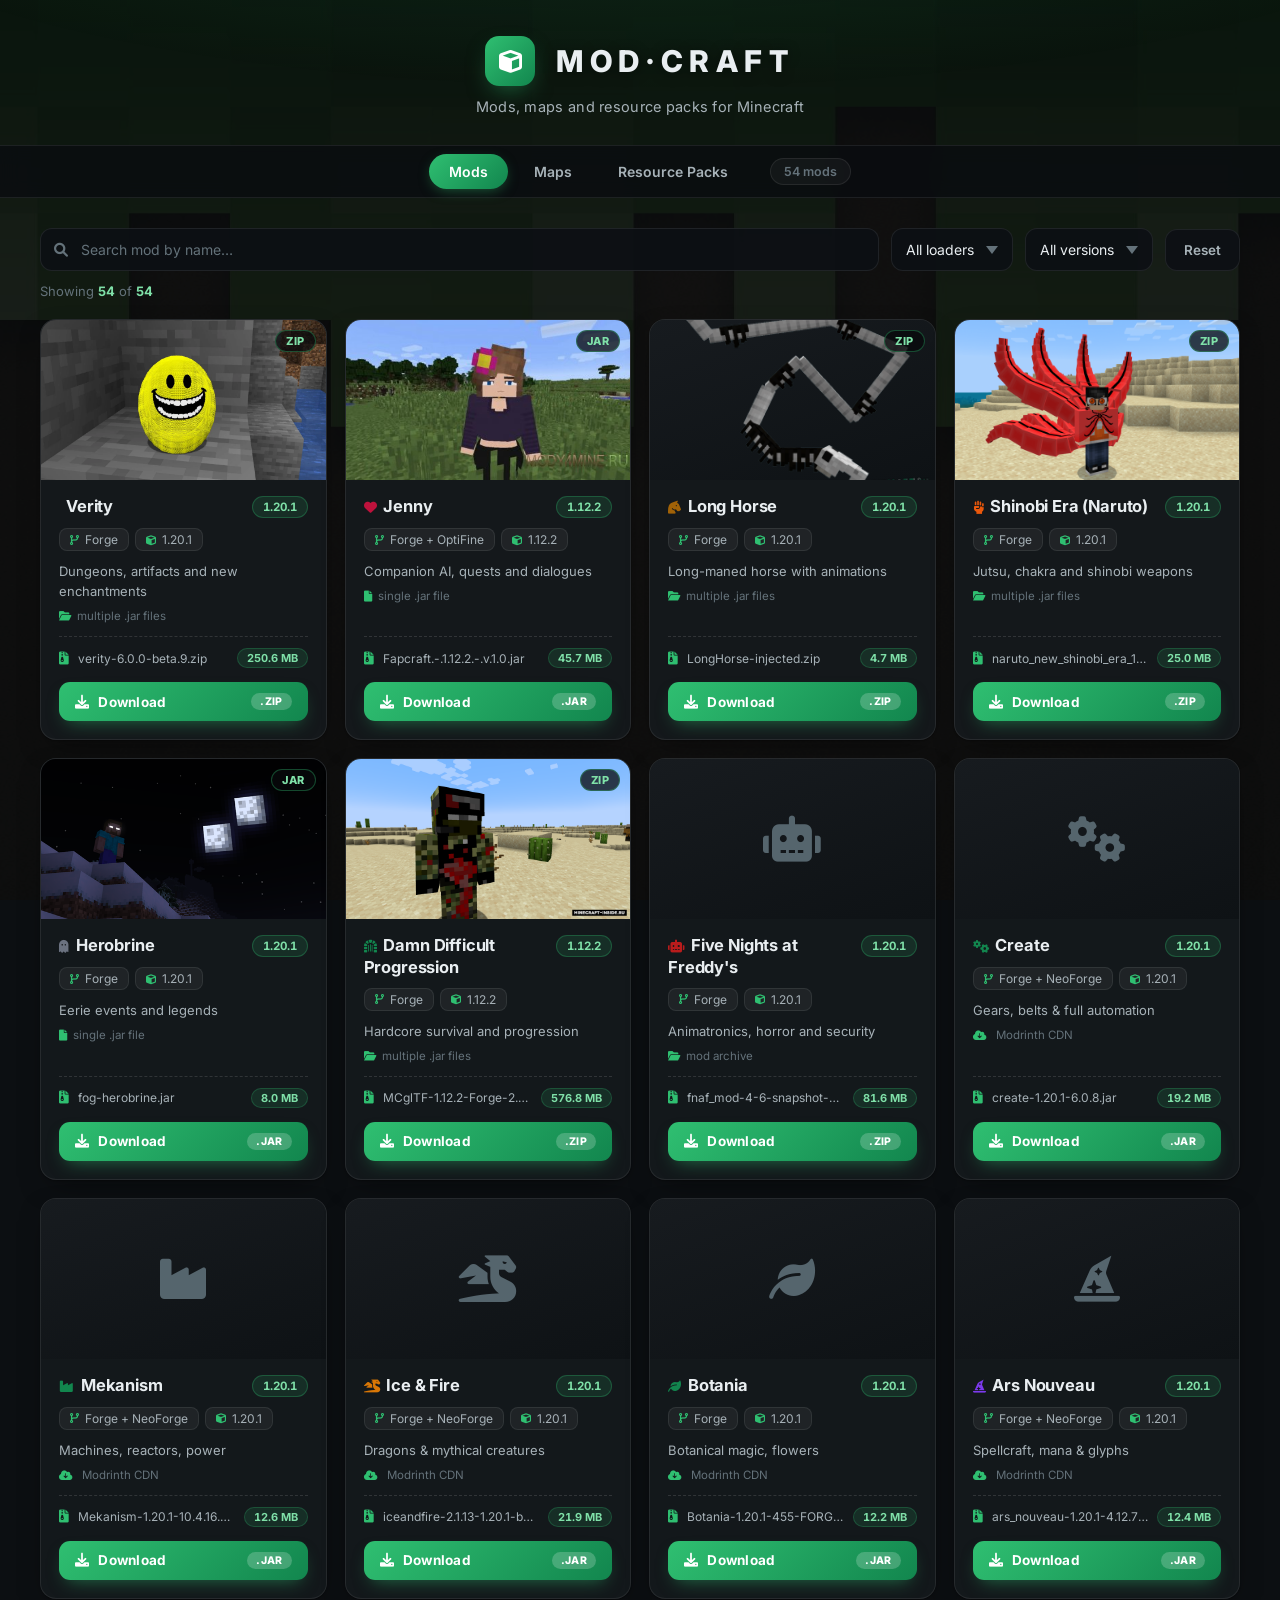
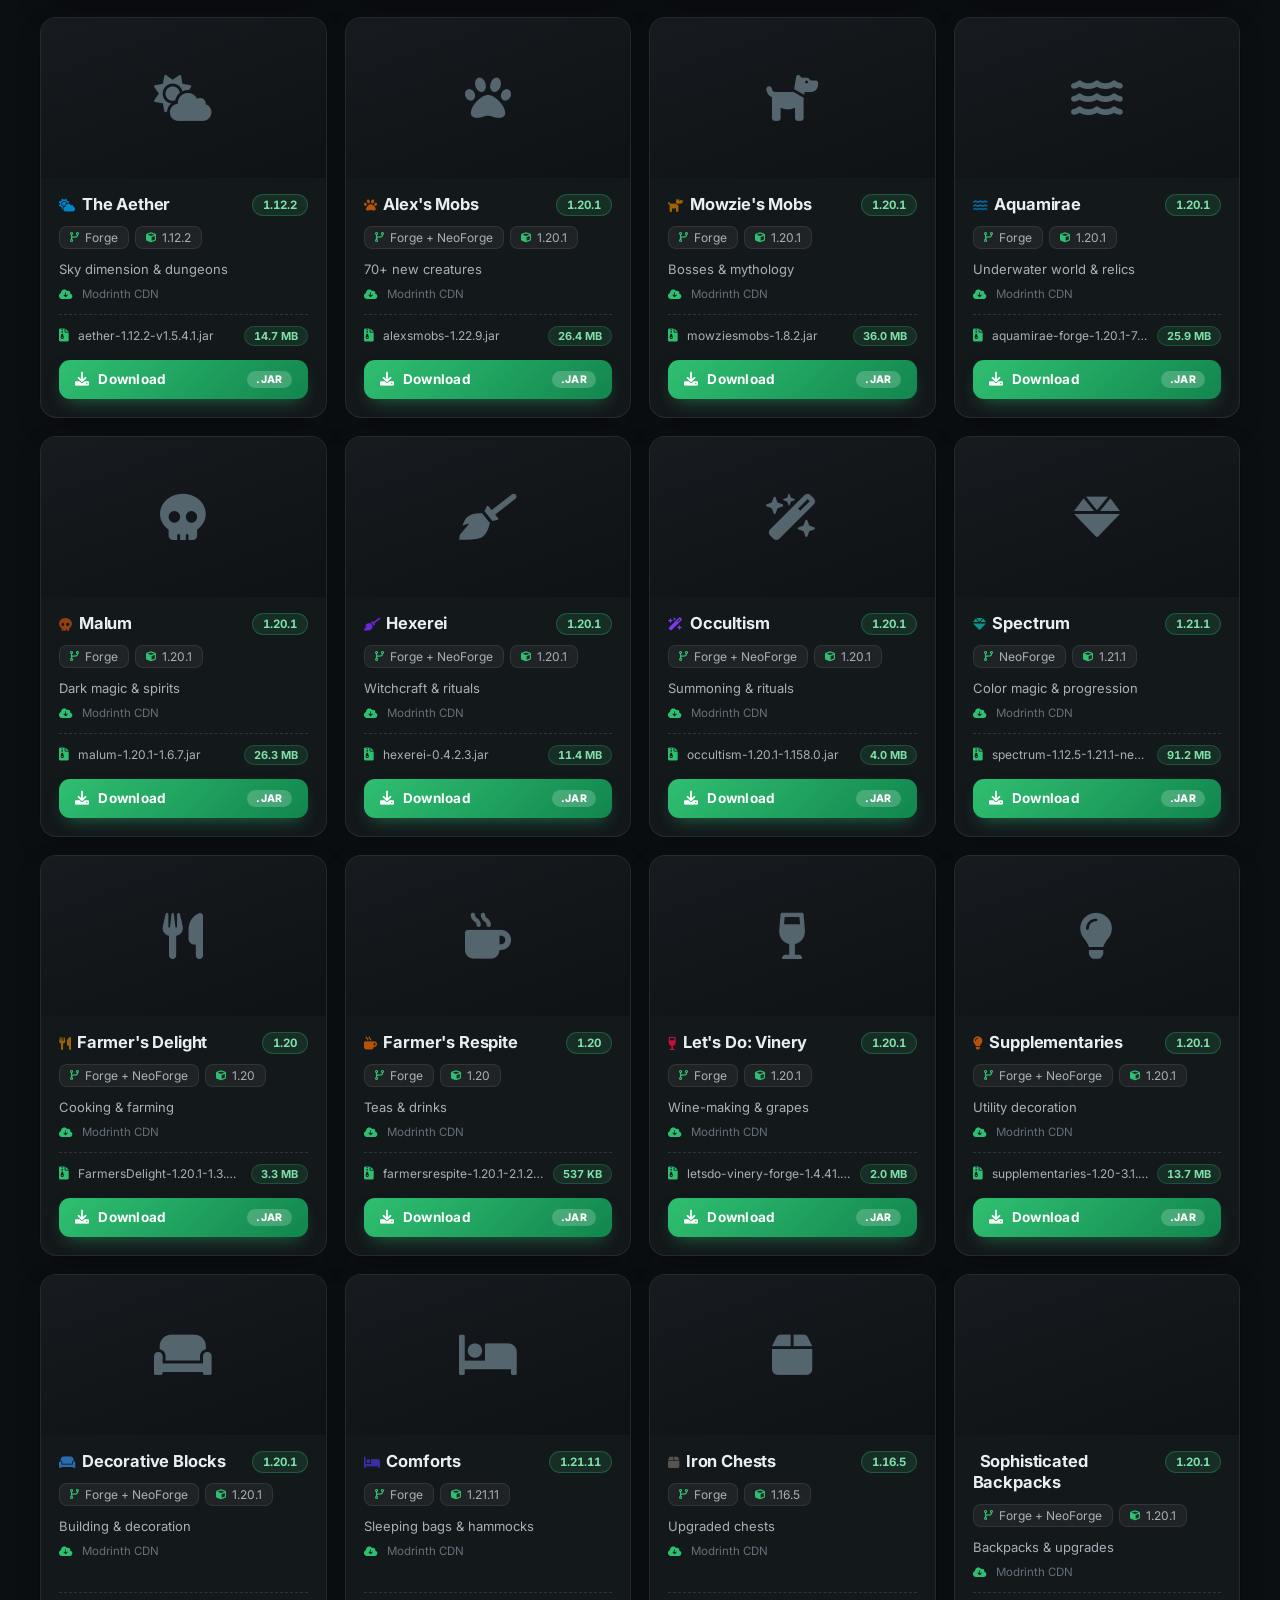
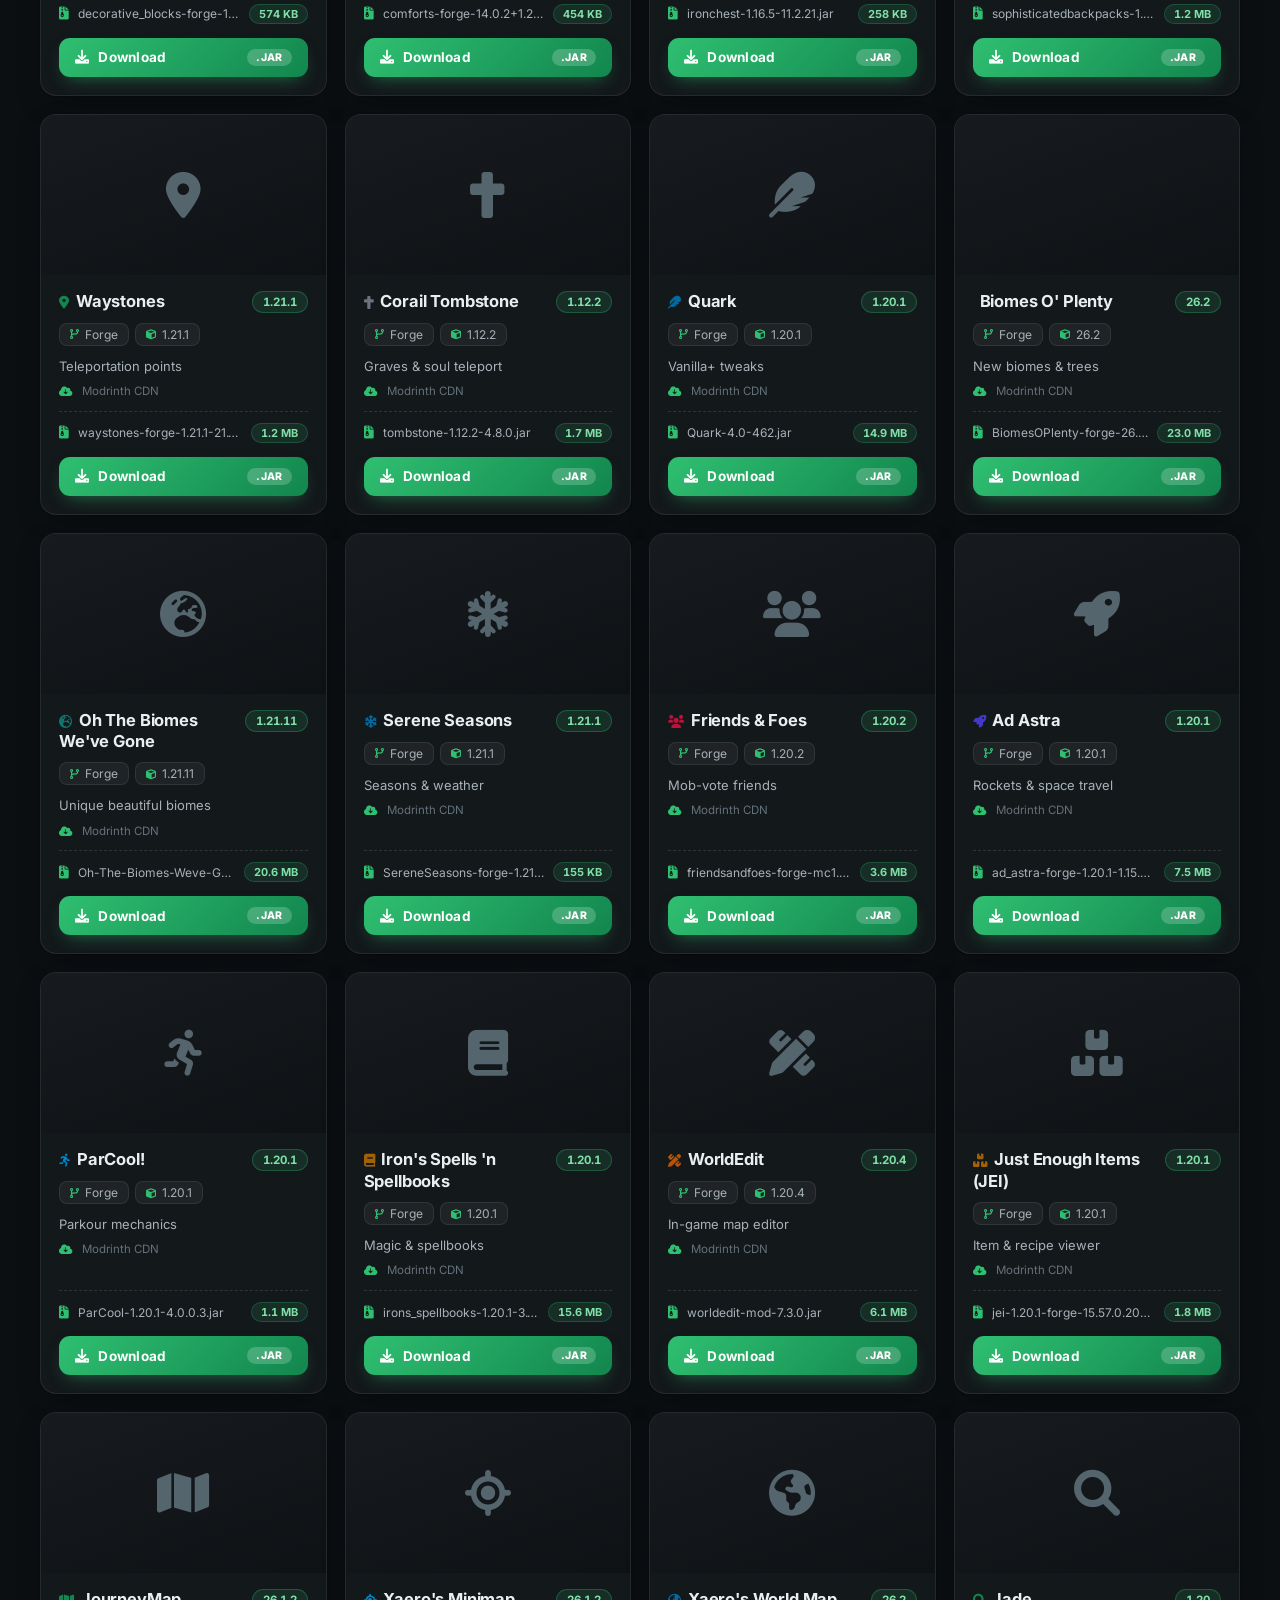
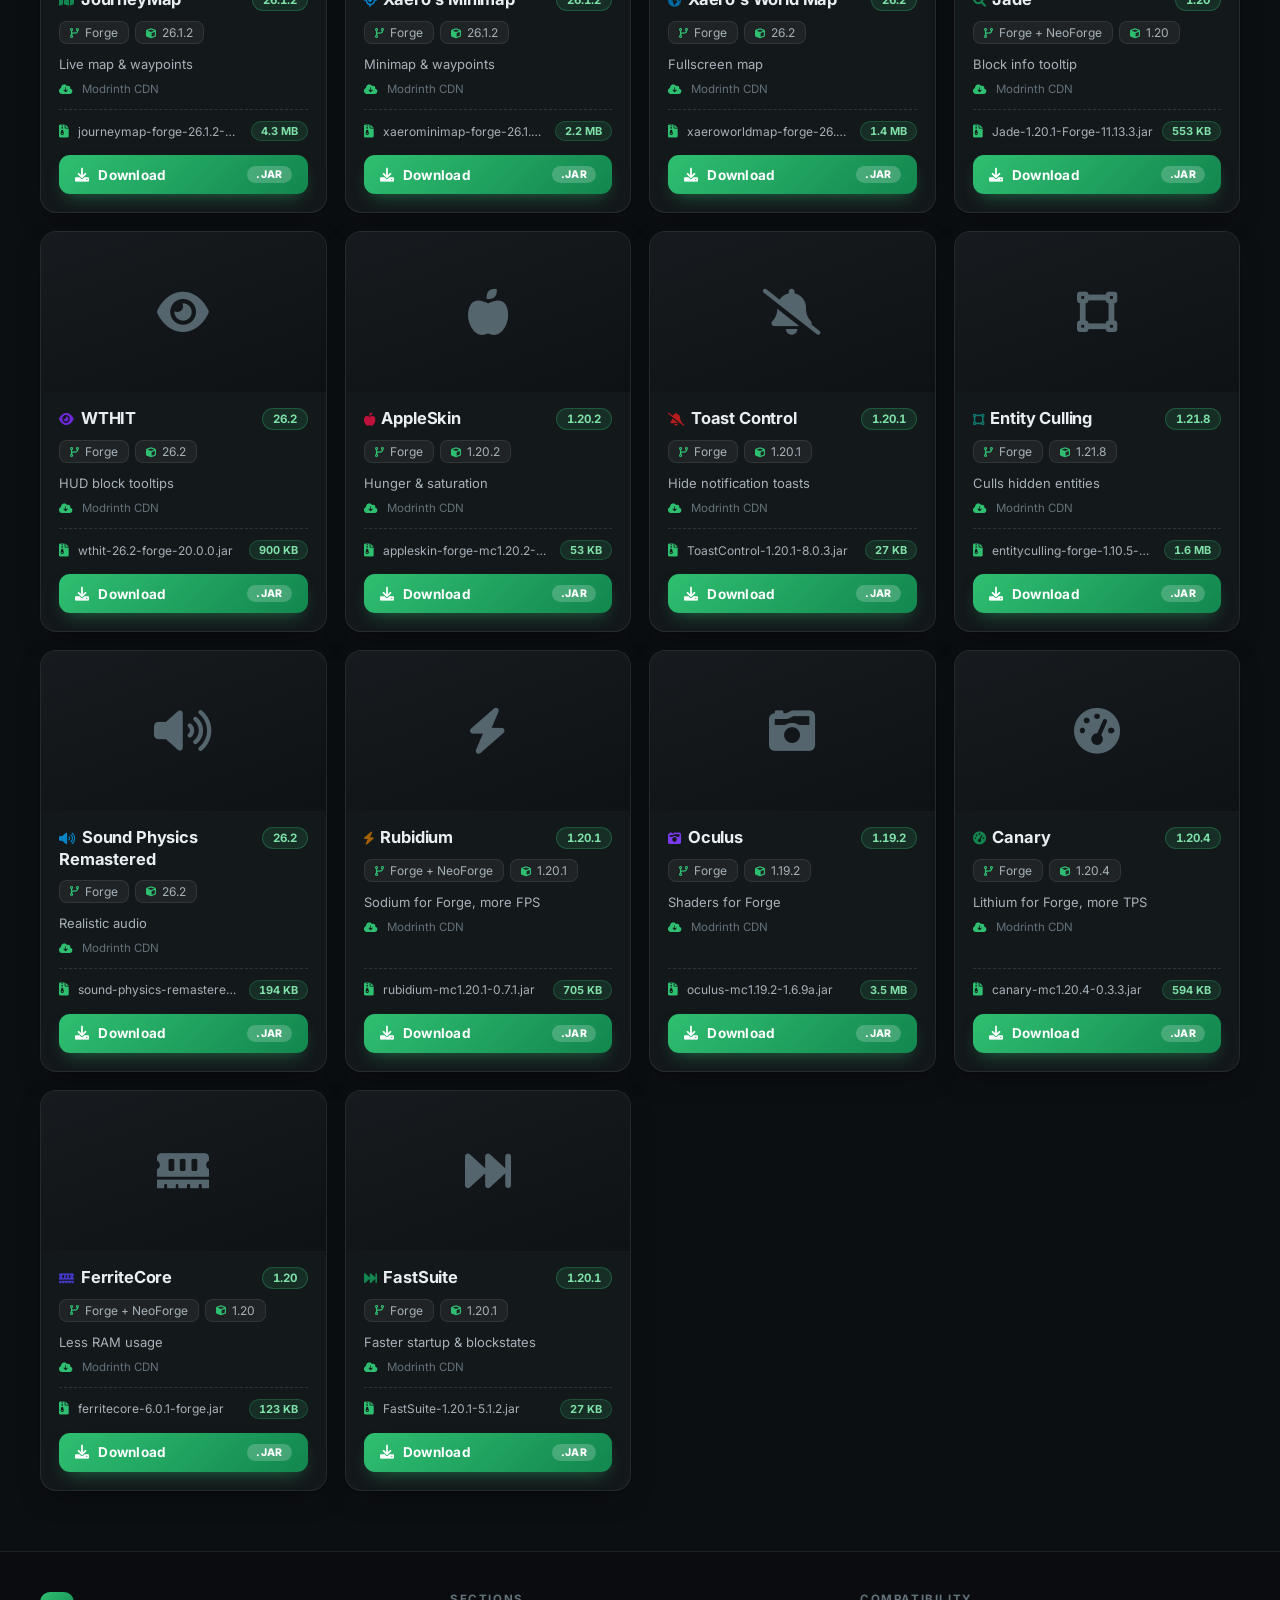
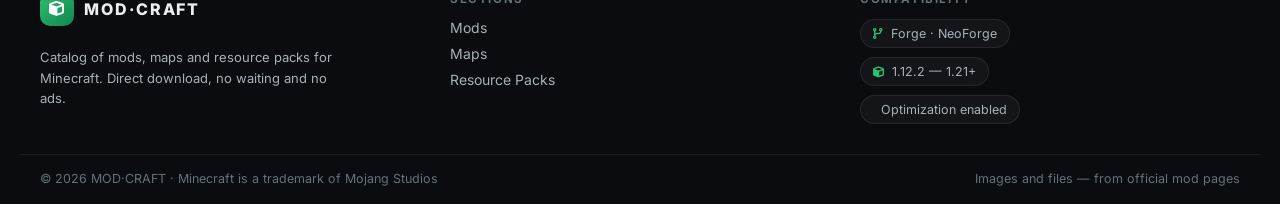
<file: index.html>
<!DOCTYPE html>
<html lang="en">
<head>
  <meta charset="UTF-8" />
  <meta name="viewport" content="width=device-width, initial-scale=1.0" />
<title>MOD·CRAFT — Minecraft Mods</title>

  <script>

    (function () {

      history.scrollRestoration = 'manual';

      var savedY = Number(sessionStorage.getItem('mc_scroll_last')) || 0;

      var html = document.documentElement;

      var restored = false;

      function restoreScroll() {

        var maxY = html.scrollHeight - window.innerHeight;

        var y = Math.min(savedY, Math.max(maxY, 0));

        var prev = html.style.scrollBehavior;

        html.style.scrollBehavior = 'auto';

        window.scrollTo(0, y);

        html.style.scrollBehavior = prev;

      }

      function restoreAndShow() {

        if (restored) return;

        restored = true;

        restoreScroll();

        html.classList.remove('resuming');

      }

      if (savedY > 0) {

        html.classList.add('resuming');

        document.addEventListener('DOMContentLoaded', restoreAndShow);

        window.addEventListener('load', restoreAndShow);

        setTimeout(restoreAndShow, 400);

      }

      window.addEventListener('beforeunload', function () {

        sessionStorage.setItem('mc_scroll_last', String(window.scrollY));

      });

      window.addEventListener('scroll', function () {

        sessionStorage.setItem('mc_scroll_last', String(window.scrollY));

      }, { passive: true });

    })();

  </script>

  <link rel="preconnect" href="https://fonts.googleapis.com" />
  <link href="https://fonts.googleapis.com/css2?family=Inter:wght@400;500;600;700;800&display=swap" rel="stylesheet" />
  <link rel="stylesheet" href="https://cdnjs.cloudflare.com/ajax/libs/font-awesome/6.0.0-beta3/css/all.min.css" />
  <link rel="stylesheet" href="style.css" />
  <script>document.documentElement.classList.add('js');</script>
</head>
<body>

  <header class="site-header">
    <div class="container">
      <a class="brand" href="index.html">
        <span class="logo"><i class="fas fa-cube"></i></span>
        <span class="brand-name">MOD·CRAFT</span>
      </a>
      <p class="brand-sub">Mods, maps and resource packs for Minecraft</p>
    </div>
  </header>

  <nav class="main-nav">
    <div class="container nav-inner">
      <a href="index.html" class="active">Mods</a>
      <a href="maps.html">Maps</a>
      <a href="packs.html">Resource Packs</a>
      <span class="nav-count">54 mods</span>
    </div>
  </nav>

  <main class="container">

    <div class="toolbar">
      <div class="search-field">
        <i class="fas fa-magnifying-glass"></i>
        <input id="q" type="text" placeholder="Search mod by name…" autocomplete="off" />
      </div>
      <select id="fLoader" class="select" aria-label="Loader">
        <option value="">All loaders</option>
        <option value="forge">Forge</option>
        <option value="neoforge">NeoForge</option>
        <option value="fabric">Fabric</option>
        <option value="optifine">OptiFine</option>
      </select>
      <select id="fVersion" class="select" aria-label="Version">
        <option value="">All versions</option>
      </select>
      <button id="reset" class="btn-ghost">Reset</button>
    </div>

    <div class="toolbar-status">Showing <b id="shown">54</b> of <b>54</b></div>

    <div class="mod-grid" id="grid">
    <article class="mod-card" data-name="verity" data-loader="forge" data-version="1.20">
      <div class="preview">
        <img src="./Verity%20Mod/63232-17822104048214-1920.webp" alt="Verity"
          onerror="this.style.display='none'; this.parentElement.innerHTML='<div class=\'fallback\'><i class=\'fas fa-shield-halved\'></i></div>'"/>
        <span class="chip">ZIP</span>
      </div>
      <div class="card-body">
        <div class="title-row">
          <h3><i class="fas fa-shield-halved" style="color:#12864e"></i>Verity</h3>
          <span class="version-tag">1.20.1</span>
        </div>
        <div class="meta">
          <span><i class="fas fa-code-branch"></i>Forge</span>
          <span><i class="fas fa-cube"></i>1.20.1</span>
        </div>
        <p class="desc">Dungeons, artifacts and new enchantments <span class="hint"><i class="fas fa-folder-open"></i>multiple .jar files</span></p>
        <div class="file-line">
          <i class="fas fa-file-zipper"></i>
          <span class="fname">verity-6.0.0-beta.9.zip</span>
          <span class="fsize">250.6 MB</span>
        </div>
        <a href="https://github.com/mainfores/MODCRAFT/releases/download/mods/verity-6.0.0-beta.9.zip" class="btn" download>
          <i class="fas fa-download"></i>Download<span class="ext">.ZIP</span>
        </a>
      </div>
    </article>

    <article class="mod-card" data-name="jenny" data-loader="forge + optifine optifine" data-version="1.12">
      <div class="preview">
        <img src="./Jenny%20Mod/1754237013_jennycraft-2.jpg" alt="Jenny"
          onerror="this.style.display='none'; this.parentElement.innerHTML='<div class=\'fallback\'><i class=\'fas fa-heart\'></i></div>'"/>
        <span class="chip">JAR</span>
      </div>
      <div class="card-body">
        <div class="title-row">
          <h3><i class="fas fa-heart" style="color:#be123c"></i>Jenny</h3>
          <span class="version-tag">1.12.2</span>
        </div>
        <div class="meta">
          <span><i class="fas fa-code-branch"></i>Forge + OptiFine</span>
          <span><i class="fas fa-cube"></i>1.12.2</span>
        </div>
        <p class="desc">Companion AI, quests and dialogues <span class="hint"><i class="fas fa-file"></i>single .jar file</span></p>
        <div class="file-line">
          <i class="fas fa-file-zipper"></i>
          <span class="fname">Fapcraft.-.1.12.2.-.v.1.0.jar</span>
          <span class="fsize">45.7 MB</span>
        </div>
        <a href="https://github.com/mainfores/MODCRAFT/releases/download/mods/Fapcraft.-.1.12.2.-.v.1.0.jar" class="btn" download>
          <i class="fas fa-download"></i>Download<span class="ext">.JAR</span>
        </a>
      </div>
    </article>

    <article class="mod-card" data-name="long horse" data-loader="forge" data-version="1.20">
      <div class="preview">
        <img src="./LongHorse%20Mod/1749193865_description_4e978059-a985-439f-a3b2-f9ebf29f2cd8.png" alt="Long Horse"
          onerror="this.style.display='none'; this.parentElement.innerHTML='<div class=\'fallback\'><i class=\'fas fa-horse-head\'></i></div>'"/>
        <span class="chip">ZIP</span>
      </div>
      <div class="card-body">
        <div class="title-row">
          <h3><i class="fas fa-horse-head" style="color:#a16207"></i>Long Horse</h3>
          <span class="version-tag">1.20.1</span>
        </div>
        <div class="meta">
          <span><i class="fas fa-code-branch"></i>Forge</span>
          <span><i class="fas fa-cube"></i>1.20.1</span>
        </div>
        <p class="desc">Long-maned horse with animations <span class="hint"><i class="fas fa-folder-open"></i>multiple .jar files</span></p>
        <div class="file-line">
          <i class="fas fa-file-zipper"></i>
          <span class="fname">LongHorse-injected.zip</span>
          <span class="fsize">4.7 MB</span>
        </div>
        <a href="https://github.com/mainfores/MODCRAFT/releases/download/mods/LongHorse-injected.zip" class="btn" download>
          <i class="fas fa-download"></i>Download<span class="ext">.ZIP</span>
        </a>
      </div>
    </article>

    <article class="mod-card" data-name="shinobi era (naruto)" data-loader="forge" data-version="1.20">
      <div class="preview">
        <img src="./Naruto%20Mod/maxresdefault.jpg" alt="Shinobi Era (Naruto)"
          onerror="this.style.display='none'; this.parentElement.innerHTML='<div class=\'fallback\'><i class=\'fas fa-fist-raised\'></i></div>'"/>
        <span class="chip">ZIP</span>
      </div>
      <div class="card-body">
        <div class="title-row">
          <h3><i class="fas fa-fist-raised" style="color:#ea580c"></i>Shinobi Era (Naruto)</h3>
          <span class="version-tag">1.20.1</span>
        </div>
        <div class="meta">
          <span><i class="fas fa-code-branch"></i>Forge</span>
          <span><i class="fas fa-cube"></i>1.20.1</span>
        </div>
        <p class="desc">Jutsu, chakra and shinobi weapons <span class="hint"><i class="fas fa-folder-open"></i>multiple .jar files</span></p>
        <div class="file-line">
          <i class="fas fa-file-zipper"></i>
          <span class="fname">naruto_new_shinobi_era_1.20.1-1.6.0.injected.zip</span>
          <span class="fsize">25.0 MB</span>
        </div>
        <a href="https://github.com/mainfores/MODCRAFT/releases/download/mods/naruto_new_shinobi_era_1.20.1-1.6.0.injected.zip" class="btn" download>
          <i class="fas fa-download"></i>Download<span class="ext">.ZIP</span>
        </a>
      </div>
    </article>

    <article class="mod-card" data-name="herobrine" data-loader="forge" data-version="1.20">
      <div class="preview">
        <img src="./Herobrine%20Mod/6537d446d9a7c.png" alt="Herobrine"
          onerror="this.style.display='none'; this.parentElement.innerHTML='<div class=\'fallback\'><i class=\'fas fa-ghost\'></i></div>'"/>
        <span class="chip">JAR</span>
      </div>
      <div class="card-body">
        <div class="title-row">
          <h3><i class="fas fa-ghost" style="color:#6b7280"></i>Herobrine</h3>
          <span class="version-tag">1.20.1</span>
        </div>
        <div class="meta">
          <span><i class="fas fa-code-branch"></i>Forge</span>
          <span><i class="fas fa-cube"></i>1.20.1</span>
        </div>
        <p class="desc">Eerie events and legends <span class="hint"><i class="fas fa-file"></i>single .jar file</span></p>
        <div class="file-line">
          <i class="fas fa-file-zipper"></i>
          <span class="fname">fog-herobrine.jar</span>
          <span class="fsize">8.0 MB</span>
        </div>
        <a href="https://github.com/mainfores/MODCRAFT/releases/download/mods/fog-herobrine.jar" class="btn" download>
          <i class="fas fa-download"></i>Download<span class="ext">.JAR</span>
        </a>
      </div>
    </article>

    <article class="mod-card" data-name="damn difficult progression" data-loader="forge" data-version="1.12">
      <div class="preview">
        <img src="./Damn%20Difficult%20Progression/2026-08-18_22.15.16.png" alt="Damn Difficult Progression"
          onerror="this.style.display='none'; this.parentElement.innerHTML='<div class=\'fallback\'><i class=\'fas fa-dungeon\'></i></div>'"/>
        <span class="chip">ZIP</span>
      </div>
      <div class="card-body">
        <div class="title-row">
          <h3><i class="fas fa-dungeon" style="color:#12864e"></i>Damn Difficult Progression</h3>
          <span class="version-tag">1.12.2</span>
        </div>
        <div class="meta">
          <span><i class="fas fa-code-branch"></i>Forge</span>
          <span><i class="fas fa-cube"></i>1.12.2</span>
        </div>
        <p class="desc">Hardcore survival and progression <span class="hint"><i class="fas fa-folder-open"></i>multiple .jar files</span></p>
        <div class="file-line">
          <i class="fas fa-file-zipper"></i>
          <span class="fname">MCglTF-1.12.2-Forge-2.0.3.0.zip</span>
          <span class="fsize">576.8 MB</span>
        </div>
        <a href="https://github.com/mainfores/MODCRAFT/releases/download/mods/MCglTF-1.12.2-Forge-2.0.3.0.zip" class="btn" download>
          <i class="fas fa-download"></i>Download<span class="ext">.ZIP</span>
        </a>
      </div>
    </article>

    <article class="mod-card" data-name="five nights at freddy's" data-loader="forge" data-version="1.20">
      <div class="preview">
        <img src="https://cdn.modrinth.com/data/xVY2l4TW/images/15d3b9d9e0a1730977c07732c0aed2c34b0c03bb_350.webp" alt="Five Nights at Freddy's"
          onerror="this.style.display='none'; this.parentElement.innerHTML='<div class=\'fallback\'><i class=\'fas fa-robot\'></i></div>'"/>
        <span class="chip">ZIP</span>
      </div>
      <div class="card-body">
        <div class="title-row">
          <h3><i class="fas fa-robot" style="color:#b91c1c"></i>Five Nights at Freddy's</h3>
          <span class="version-tag">1.20.1</span>
        </div>
        <div class="meta">
          <span><i class="fas fa-code-branch"></i>Forge</span>
          <span><i class="fas fa-cube"></i>1.20.1</span>
        </div>
        <p class="desc">Animatronics, horror and security <span class="hint"><i class="fas fa-folder-open"></i>mod archive</span></p>
        <div class="file-line">
          <i class="fas fa-file-zipper"></i>
          <span class="fname">fnaf_mod-4-6-snapshot-1-1.20.1.injected.zip</span>
          <span class="fsize">81.6 MB</span>
        </div>
        <a href="https://github.com/mainfores/MODCRAFT/releases/download/mods/fnaf_mod-4-6-snapshot-1-1.20.1.injected.zip" class="btn" download>
          <i class="fas fa-download"></i>Download<span class="ext">.ZIP</span>
        </a>
      </div>
    </article>

    <article class="mod-card" data-name="create" data-loader="forge neoforge" data-version="1.20">
      <div class="preview">
        <img src="https://cdn.modrinth.com/data/LNytGWDc/61d716699bcf1ec42ed4926a9e1c7311be6087e2_96.webp" alt="Create" loading="lazy"
          onerror="this.style.display='none'; this.parentElement.innerHTML='<div class=\'fallback\'><i class=\'fas fa-cogs\'></i></div>'"/>
        <span class="chip">JAR</span>
      </div>
      <div class="card-body">
        <div class="title-row">
          <h3><i class="fas fa-cogs" style="color:#12864e"></i>Create</h3>
          <span class="version-tag">1.20.1</span>
        </div>
        <div class="meta">
          <span><i class="fas fa-code-branch"></i>Forge + NeoForge</span>
          <span><i class="fas fa-cube"></i>1.20.1</span>
        </div>
        <p class="desc">Gears, belts & full automation <span class="hint"><i class="fas fa-cloud-arrow-down"></i> Modrinth CDN</span></p>
        <div class="file-line">
          <i class="fas fa-file-zipper"></i>
          <span class="fname">create-1.20.1-6.0.8.jar</span>
          <span class="fsize">19.2 MB</span>
        </div>
        <a href="https://cdn.modrinth.com/data/LNytGWDc/versions/8amzvn9x/create-1.20.1-6.0.8.jar" class="btn" download>
          <i class="fas fa-download"></i>Download<span class="ext">.JAR</span>
        </a>
      </div>
    </article>

    <article class="mod-card" data-name="mekanism" data-loader="forge neoforge" data-version="1.20">
      <div class="preview">
        <img src="https://cdn.modrinth.com/data/Ce6I4WUE/ea185eb1300a64867f89101d4798e71a54ef6bed_96.webp" alt="Mekanism" loading="lazy"
          onerror="this.style.display='none'; this.parentElement.innerHTML='<div class=\'fallback\'><i class=\'fas fa-industry\'></i></div>'"/>
        <span class="chip">JAR</span>
      </div>
      <div class="card-body">
        <div class="title-row">
          <h3><i class="fas fa-industry" style="color:#12864e"></i>Mekanism</h3>
          <span class="version-tag">1.20.1</span>
        </div>
        <div class="meta">
          <span><i class="fas fa-code-branch"></i>Forge + NeoForge</span>
          <span><i class="fas fa-cube"></i>1.20.1</span>
        </div>
        <p class="desc">Machines, reactors, power <span class="hint"><i class="fas fa-cloud-arrow-down"></i> Modrinth CDN</span></p>
        <div class="file-line">
          <i class="fas fa-file-zipper"></i>
          <span class="fname">Mekanism-1.20.1-10.4.16.80.jar</span>
          <span class="fsize">12.6 MB</span>
        </div>
        <a href="https://cdn.modrinth.com/data/Ce6I4WUE/versions/uxe1WQp4/Mekanism-1.20.1-10.4.16.80.jar" class="btn" download>
          <i class="fas fa-download"></i>Download<span class="ext">.JAR</span>
        </a>
      </div>
    </article>

    <article class="mod-card" data-name="ice & fire" data-loader="forge neoforge" data-version="1.20">
      <div class="preview">
        <img src="https://cdn.modrinth.com/data/LVnvHVBp/images/2b55352d3184b39dbc6a488e0c052b28a6308891_350.webp" alt="Ice & Fire" loading="lazy"
          onerror="this.style.display='none'; this.parentElement.innerHTML='<div class=\'fallback\'><i class=\'fas fa-dragon\'></i></div>'"/>
        <span class="chip">JAR</span>
      </div>
      <div class="card-body">
        <div class="title-row">
          <h3><i class="fas fa-dragon" style="color:#d97706"></i>Ice & Fire</h3>
          <span class="version-tag">1.20.1</span>
        </div>
        <div class="meta">
          <span><i class="fas fa-code-branch"></i>Forge + NeoForge</span>
          <span><i class="fas fa-cube"></i>1.20.1</span>
        </div>
        <p class="desc">Dragons & mythical creatures <span class="hint"><i class="fas fa-cloud-arrow-down"></i> Modrinth CDN</span></p>
        <div class="file-line">
          <i class="fas fa-file-zipper"></i>
          <span class="fname">iceandfire-2.1.13-1.20.1-beta-5.jar</span>
          <span class="fsize">21.9 MB</span>
        </div>
        <a href="https://cdn.modrinth.com/data/LVnvHVBp/versions/EzN8KQYF/iceandfire-2.1.13-1.20.1-beta-5.jar" class="btn" download>
          <i class="fas fa-download"></i>Download<span class="ext">.JAR</span>
        </a>
      </div>
    </article>

    <article class="mod-card" data-name="botania" data-loader="forge" data-version="1.20">
      <div class="preview">
        <img src="https://cdn.modrinth.com/data/pfjLUfGv/e40d77bf0245907048fb71b5a64ec3de10099ef1_96.webp" alt="Botania" loading="lazy"
          onerror="this.style.display='none'; this.parentElement.innerHTML='<div class=\'fallback\'><i class=\'fas fa-leaf\'></i></div>'"/>
        <span class="chip">JAR</span>
      </div>
      <div class="card-body">
        <div class="title-row">
          <h3><i class="fas fa-leaf" style="color:#12864e"></i>Botania</h3>
          <span class="version-tag">1.20.1</span>
        </div>
        <div class="meta">
          <span><i class="fas fa-code-branch"></i>Forge</span>
          <span><i class="fas fa-cube"></i>1.20.1</span>
        </div>
        <p class="desc">Botanical magic, flowers <span class="hint"><i class="fas fa-cloud-arrow-down"></i> Modrinth CDN</span></p>
        <div class="file-line">
          <i class="fas fa-file-zipper"></i>
          <span class="fname">Botania-1.20.1-455-FORGE.jar</span>
          <span class="fsize">12.2 MB</span>
        </div>
        <a href="https://cdn.modrinth.com/data/pfjLUfGv/versions/BpFDhV66/Botania-1.20.1-455-FORGE.jar" class="btn" download>
          <i class="fas fa-download"></i>Download<span class="ext">.JAR</span>
        </a>
      </div>
    </article>

    <article class="mod-card" data-name="ars nouveau" data-loader="forge neoforge" data-version="1.20">
      <div class="preview">
        <img src="https://cdn.modrinth.com/data/TKB6INcv/7ccd369857b70b16e0fbd3f10e5278b0f75c7772_96.webp" alt="Ars Nouveau" loading="lazy"
          onerror="this.style.display='none'; this.parentElement.innerHTML='<div class=\'fallback\'><i class=\'fas fa-hat-wizard\'></i></div>'"/>
        <span class="chip">JAR</span>
      </div>
      <div class="card-body">
        <div class="title-row">
          <h3><i class="fas fa-hat-wizard" style="color:#7c3aed"></i>Ars Nouveau</h3>
          <span class="version-tag">1.20.1</span>
        </div>
        <div class="meta">
          <span><i class="fas fa-code-branch"></i>Forge + NeoForge</span>
          <span><i class="fas fa-cube"></i>1.20.1</span>
        </div>
        <p class="desc">Spellcraft, mana & glyphs <span class="hint"><i class="fas fa-cloud-arrow-down"></i> Modrinth CDN</span></p>
        <div class="file-line">
          <i class="fas fa-file-zipper"></i>
          <span class="fname">ars_nouveau-1.20.1-4.12.7-all.jar</span>
          <span class="fsize">12.4 MB</span>
        </div>
        <a href="https://cdn.modrinth.com/data/TKB6INcv/versions/Hw2aD01e/ars_nouveau-1.20.1-4.12.7-all.jar" class="btn" download>
          <i class="fas fa-download"></i>Download<span class="ext">.JAR</span>
        </a>
      </div>
    </article>

    <article class="mod-card" data-name="the aether" data-loader="forge" data-version="1.12">
      <div class="preview">
        <img src="https://cdn.modrinth.com/data/YhmgMVyu/images/6bcfa05c5228af0eaa3abb567cea8072720f2fc1_350.webp" alt="The Aether" loading="lazy"
          onerror="this.style.display='none'; this.parentElement.innerHTML='<div class=\'fallback\'><i class=\'fas fa-cloud-sun\'></i></div>'"/>
        <span class="chip">JAR</span>
      </div>
      <div class="card-body">
        <div class="title-row">
          <h3><i class="fas fa-cloud-sun" style="color:#0284c7"></i>The Aether</h3>
          <span class="version-tag">1.12.2</span>
        </div>
        <div class="meta">
          <span><i class="fas fa-code-branch"></i>Forge</span>
          <span><i class="fas fa-cube"></i>1.12.2</span>
        </div>
        <p class="desc">Sky dimension & dungeons <span class="hint"><i class="fas fa-cloud-arrow-down"></i> Modrinth CDN</span></p>
        <div class="file-line">
          <i class="fas fa-file-zipper"></i>
          <span class="fname">aether-1.12.2-v1.5.4.1.jar</span>
          <span class="fsize">14.7 MB</span>
        </div>
        <a href="https://cdn.modrinth.com/data/YhmgMVyu/versions/y1tzlBx9/aether-1.12.2-v1.5.4.1.jar" class="btn" download>
          <i class="fas fa-download"></i>Download<span class="ext">.JAR</span>
        </a>
      </div>
    </article>

    <article class="mod-card" data-name="alex's mobs" data-loader="forge neoforge" data-version="1.20">
      <div class="preview">
        <img src="https://cdn.modrinth.com/data/2cMuAZAp/images/0e8107d2528f683051477ac7359c943c8eae4c64_350.webp" alt="Alex's Mobs" loading="lazy"
          onerror="this.style.display='none'; this.parentElement.innerHTML='<div class=\'fallback\'><i class=\'fas fa-paw\'></i></div>'"/>
        <span class="chip">JAR</span>
      </div>
      <div class="card-body">
        <div class="title-row">
          <h3><i class="fas fa-paw" style="color:#b45309"></i>Alex's Mobs</h3>
          <span class="version-tag">1.20.1</span>
        </div>
        <div class="meta">
          <span><i class="fas fa-code-branch"></i>Forge + NeoForge</span>
          <span><i class="fas fa-cube"></i>1.20.1</span>
        </div>
        <p class="desc">70+ new creatures <span class="hint"><i class="fas fa-cloud-arrow-down"></i> Modrinth CDN</span></p>
        <div class="file-line">
          <i class="fas fa-file-zipper"></i>
          <span class="fname">alexsmobs-1.22.9.jar</span>
          <span class="fsize">26.4 MB</span>
        </div>
        <a href="https://cdn.modrinth.com/data/2cMuAZAp/versions/XoIASRVU/alexsmobs-1.22.9.jar" class="btn" download>
          <i class="fas fa-download"></i>Download<span class="ext">.JAR</span>
        </a>
      </div>
    </article>

    <article class="mod-card" data-name="mowzie's mobs" data-loader="forge" data-version="1.20">
      <div class="preview">
        <img src="https://cdn.modrinth.com/data/BFbX9xcm/images/062ff3f4f31061329115e82db45d881a1fcb6d9b_350.webp" alt="Mowzie's Mobs" loading="lazy"
          onerror="this.style.display='none'; this.parentElement.innerHTML='<div class=\'fallback\'><i class=\'fas fa-dog\'></i></div>'"/>
        <span class="chip">JAR</span>
      </div>
      <div class="card-body">
        <div class="title-row">
          <h3><i class="fas fa-dog" style="color:#a16207"></i>Mowzie's Mobs</h3>
          <span class="version-tag">1.20.1</span>
        </div>
        <div class="meta">
          <span><i class="fas fa-code-branch"></i>Forge</span>
          <span><i class="fas fa-cube"></i>1.20.1</span>
        </div>
        <p class="desc">Bosses & mythology <span class="hint"><i class="fas fa-cloud-arrow-down"></i> Modrinth CDN</span></p>
        <div class="file-line">
          <i class="fas fa-file-zipper"></i>
          <span class="fname">mowziesmobs-1.8.2.jar</span>
          <span class="fsize">36.0 MB</span>
        </div>
        <a href="https://cdn.modrinth.com/data/BFbX9xcm/versions/acYEfsJa/mowziesmobs-1.8.2.jar" class="btn" download>
          <i class="fas fa-download"></i>Download<span class="ext">.JAR</span>
        </a>
      </div>
    </article>

    <article class="mod-card" data-name="aquamirae" data-loader="forge" data-version="1.20">
      <div class="preview">
        <img src="https://cdn.modrinth.com/data/k23mNPhZ/images/e144fc02877a08a5b604948429d5e418ceab6f64.webp" alt="Aquamirae" loading="lazy"
          onerror="this.style.display='none'; this.parentElement.innerHTML='<div class=\'fallback\'><i class=\'fas fa-water\'></i></div>'"/>
        <span class="chip">JAR</span>
      </div>
      <div class="card-body">
        <div class="title-row">
          <h3><i class="fas fa-water" style="color:#0369a1"></i>Aquamirae</h3>
          <span class="version-tag">1.20.1</span>
        </div>
        <div class="meta">
          <span><i class="fas fa-code-branch"></i>Forge</span>
          <span><i class="fas fa-cube"></i>1.20.1</span>
        </div>
        <p class="desc">Underwater world & relics <span class="hint"><i class="fas fa-cloud-arrow-down"></i> Modrinth CDN</span></p>
        <div class="file-line">
          <i class="fas fa-file-zipper"></i>
          <span class="fname">aquamirae-forge-1.20.1-7.1.13.jar</span>
          <span class="fsize">25.9 MB</span>
        </div>
        <a href="https://cdn.modrinth.com/data/k23mNPhZ/versions/72GwOBcB/aquamirae-forge-1.20.1-7.1.13.jar" class="btn" download>
          <i class="fas fa-download"></i>Download<span class="ext">.JAR</span>
        </a>
      </div>
    </article>

    <article class="mod-card" data-name="malum" data-loader="forge" data-version="1.20">
      <div class="preview">
        <img src="https://cdn.modrinth.com/data/jgzwYsAN/images/7249d913ef451a41ae965e6fca5a728626405ac9_350.webp" alt="Malum" loading="lazy"
          onerror="this.style.display='none'; this.parentElement.innerHTML='<div class=\'fallback\'><i class=\'fas fa-skull\'></i></div>'"/>
        <span class="chip">JAR</span>
      </div>
      <div class="card-body">
        <div class="title-row">
          <h3><i class="fas fa-skull" style="color:#92400e"></i>Malum</h3>
          <span class="version-tag">1.20.1</span>
        </div>
        <div class="meta">
          <span><i class="fas fa-code-branch"></i>Forge</span>
          <span><i class="fas fa-cube"></i>1.20.1</span>
        </div>
        <p class="desc">Dark magic & spirits <span class="hint"><i class="fas fa-cloud-arrow-down"></i> Modrinth CDN</span></p>
        <div class="file-line">
          <i class="fas fa-file-zipper"></i>
          <span class="fname">malum-1.20.1-1.6.7.jar</span>
          <span class="fsize">26.3 MB</span>
        </div>
        <a href="https://cdn.modrinth.com/data/jgzwYsAN/versions/U88VbrNU/malum-1.20.1-1.6.7.jar" class="btn" download>
          <i class="fas fa-download"></i>Download<span class="ext">.JAR</span>
        </a>
      </div>
    </article>

    <article class="mod-card" data-name="hexerei" data-loader="forge neoforge" data-version="1.20">
      <div class="preview">
        <img src="https://cdn.modrinth.com/data/IQSOHVhI/images/152f8dc0664c3062b9efc694e05fd58a4f181724_350.webp" alt="Hexerei" loading="lazy"
          onerror="this.style.display='none'; this.parentElement.innerHTML='<div class=\'fallback\'><i class=\'fas fa-broom\'></i></div>'"/>
        <span class="chip">JAR</span>
      </div>
      <div class="card-body">
        <div class="title-row">
          <h3><i class="fas fa-broom" style="color:#6d28d9"></i>Hexerei</h3>
          <span class="version-tag">1.20.1</span>
        </div>
        <div class="meta">
          <span><i class="fas fa-code-branch"></i>Forge + NeoForge</span>
          <span><i class="fas fa-cube"></i>1.20.1</span>
        </div>
        <p class="desc">Witchcraft & rituals <span class="hint"><i class="fas fa-cloud-arrow-down"></i> Modrinth CDN</span></p>
        <div class="file-line">
          <i class="fas fa-file-zipper"></i>
          <span class="fname">hexerei-0.4.2.3.jar</span>
          <span class="fsize">11.4 MB</span>
        </div>
        <a href="https://cdn.modrinth.com/data/IQSOHVhI/versions/z5SfvrzM/hexerei-0.4.2.3.jar" class="btn" download>
          <i class="fas fa-download"></i>Download<span class="ext">.JAR</span>
        </a>
      </div>
    </article>

    <article class="mod-card" data-name="occultism" data-loader="forge neoforge" data-version="1.20">
      <div class="preview">
        <img src="https://cdn.modrinth.com/data/sbJh4AZw/images/a0e237a422ae8c34ecf353ed35dfa0628ad19e46_350.webp" alt="Occultism" loading="lazy"
          onerror="this.style.display='none'; this.parentElement.innerHTML='<div class=\'fallback\'><i class=\'fas fa-wand-magic-sparkles\'></i></div>'"/>
        <span class="chip">JAR</span>
      </div>
      <div class="card-body">
        <div class="title-row">
          <h3><i class="fas fa-wand-magic-sparkles" style="color:#7c3aed"></i>Occultism</h3>
          <span class="version-tag">1.20.1</span>
        </div>
        <div class="meta">
          <span><i class="fas fa-code-branch"></i>Forge + NeoForge</span>
          <span><i class="fas fa-cube"></i>1.20.1</span>
        </div>
        <p class="desc">Summoning & rituals <span class="hint"><i class="fas fa-cloud-arrow-down"></i> Modrinth CDN</span></p>
        <div class="file-line">
          <i class="fas fa-file-zipper"></i>
          <span class="fname">occultism-1.20.1-1.158.0.jar</span>
          <span class="fsize">4.0 MB</span>
        </div>
        <a href="https://cdn.modrinth.com/data/sbJh4AZw/versions/hs5pHmiU/occultism-1.20.1-1.158.0.jar" class="btn" download>
          <i class="fas fa-download"></i>Download<span class="ext">.JAR</span>
        </a>
      </div>
    </article>

    <article class="mod-card" data-name="spectrum" data-loader="neoforge" data-version="1.21">
      <div class="preview">
        <img src="https://cdn.modrinth.com/data/3rc31Hgo/images/0e851ee0446887487f03af726f959302cc7459e3_350.webp" alt="Spectrum" loading="lazy"
          onerror="this.style.display='none'; this.parentElement.innerHTML='<div class=\'fallback\'><i class=\'fas fa-gem\'></i></div>'"/>
        <span class="chip">JAR</span>
      </div>
      <div class="card-body">
        <div class="title-row">
          <h3><i class="fas fa-gem" style="color:#0d9488"></i>Spectrum</h3>
          <span class="version-tag">1.21.1</span>
        </div>
        <div class="meta">
          <span><i class="fas fa-code-branch"></i>NeoForge</span>
          <span><i class="fas fa-cube"></i>1.21.1</span>
        </div>
        <p class="desc">Color magic & progression <span class="hint"><i class="fas fa-cloud-arrow-down"></i> Modrinth CDN</span></p>
        <div class="file-line">
          <i class="fas fa-file-zipper"></i>
          <span class="fname">spectrum-1.12.5-1.21.1-neo.jar</span>
          <span class="fsize">91.2 MB</span>
        </div>
        <a href="https://cdn.modrinth.com/data/3rc31Hgo/versions/cE3gyVDM/spectrum-1.12.5-1.21.1-neo.jar" class="btn" download>
          <i class="fas fa-download"></i>Download<span class="ext">.JAR</span>
        </a>
      </div>
    </article>

    <article class="mod-card" data-name="farmer's delight" data-loader="forge neoforge" data-version="1.20">
      <div class="preview">
        <img src="https://cdn.modrinth.com/data/R2OftAxM/images/a5a80d8833b40a7cc5c2baa06ecc7960c819ac74_350.webp" alt="Farmer's Delight" loading="lazy"
          onerror="this.style.display='none'; this.parentElement.innerHTML='<div class=\'fallback\'><i class=\'fas fa-utensils\'></i></div>'"/>
        <span class="chip">JAR</span>
      </div>
      <div class="card-body">
        <div class="title-row">
          <h3><i class="fas fa-utensils" style="color:#a16207"></i>Farmer's Delight</h3>
          <span class="version-tag">1.20</span>
        </div>
        <div class="meta">
          <span><i class="fas fa-code-branch"></i>Forge + NeoForge</span>
          <span><i class="fas fa-cube"></i>1.20</span>
        </div>
        <p class="desc">Cooking & farming <span class="hint"><i class="fas fa-cloud-arrow-down"></i> Modrinth CDN</span></p>
        <div class="file-line">
          <i class="fas fa-file-zipper"></i>
          <span class="fname">FarmersDelight-1.20.1-1.3.4.jar</span>
          <span class="fsize">3.3 MB</span>
        </div>
        <a href="https://cdn.modrinth.com/data/R2OftAxM/versions/SiIpcZzM/FarmersDelight-1.20.1-1.3.4.jar" class="btn" download>
          <i class="fas fa-download"></i>Download<span class="ext">.JAR</span>
        </a>
      </div>
    </article>

    <article class="mod-card" data-name="farmer's respite" data-loader="forge" data-version="1.20">
      <div class="preview">
        <img src="https://cdn.modrinth.com/data/fasdaXH5/images/a003a6495ec61161b34ca49d0a7b12d694662f3e_350.webp" alt="Farmer's Respite" loading="lazy"
          onerror="this.style.display='none'; this.parentElement.innerHTML='<div class=\'fallback\'><i class=\'fas fa-mug-hot\'></i></div>'"/>
        <span class="chip">JAR</span>
      </div>
      <div class="card-body">
        <div class="title-row">
          <h3><i class="fas fa-mug-hot" style="color:#b45309"></i>Farmer's Respite</h3>
          <span class="version-tag">1.20</span>
        </div>
        <div class="meta">
          <span><i class="fas fa-code-branch"></i>Forge</span>
          <span><i class="fas fa-cube"></i>1.20</span>
        </div>
        <p class="desc">Teas & drinks <span class="hint"><i class="fas fa-cloud-arrow-down"></i> Modrinth CDN</span></p>
        <div class="file-line">
          <i class="fas fa-file-zipper"></i>
          <span class="fname">farmersrespite-1.20.1-2.1.2.jar</span>
          <span class="fsize">537 KB</span>
        </div>
        <a href="https://cdn.modrinth.com/data/fasdaXH5/versions/kucmCxP0/farmersrespite-1.20.1-2.1.2.jar" class="btn" download>
          <i class="fas fa-download"></i>Download<span class="ext">.JAR</span>
        </a>
      </div>
    </article>

    <article class="mod-card" data-name="let's do: vinery" data-loader="forge" data-version="1.20">
      <div class="preview">
        <img src="https://cdn.modrinth.com/data/1DWmBJVA/images/759e68ec387ad53a1d9ac8d71b8b0e3d763655f5_350.webp" alt="Let's Do: Vinery" loading="lazy"
          onerror="this.style.display='none'; this.parentElement.innerHTML='<div class=\'fallback\'><i class=\'fas fa-wine-glass\'></i></div>'"/>
        <span class="chip">JAR</span>
      </div>
      <div class="card-body">
        <div class="title-row">
          <h3><i class="fas fa-wine-glass" style="color:#be123c"></i>Let's Do: Vinery</h3>
          <span class="version-tag">1.20.1</span>
        </div>
        <div class="meta">
          <span><i class="fas fa-code-branch"></i>Forge</span>
          <span><i class="fas fa-cube"></i>1.20.1</span>
        </div>
        <p class="desc">Wine-making & grapes <span class="hint"><i class="fas fa-cloud-arrow-down"></i> Modrinth CDN</span></p>
        <div class="file-line">
          <i class="fas fa-file-zipper"></i>
          <span class="fname">letsdo-vinery-forge-1.4.41.jar</span>
          <span class="fsize">2.0 MB</span>
        </div>
        <a href="https://cdn.modrinth.com/data/1DWmBJVA/versions/2I4cH49O/letsdo-vinery-forge-1.4.41.jar" class="btn" download>
          <i class="fas fa-download"></i>Download<span class="ext">.JAR</span>
        </a>
      </div>
    </article>

    <article class="mod-card" data-name="supplementaries" data-loader="forge neoforge" data-version="1.20">
      <div class="preview">
        <img src="https://cdn.modrinth.com/data/fFEIiSDQ/images/26dfc0ec2722f13db149b716dfe8bf02a98c0037_350.webp" alt="Supplementaries" loading="lazy"
          onerror="this.style.display='none'; this.parentElement.innerHTML='<div class=\'fallback\'><i class=\'fas fa-lightbulb\'></i></div>'"/>
        <span class="chip">JAR</span>
      </div>
      <div class="card-body">
        <div class="title-row">
          <h3><i class="fas fa-lightbulb" style="color:#b45309"></i>Supplementaries</h3>
          <span class="version-tag">1.20.1</span>
        </div>
        <div class="meta">
          <span><i class="fas fa-code-branch"></i>Forge + NeoForge</span>
          <span><i class="fas fa-cube"></i>1.20.1</span>
        </div>
        <p class="desc">Utility decoration <span class="hint"><i class="fas fa-cloud-arrow-down"></i> Modrinth CDN</span></p>
        <div class="file-line">
          <i class="fas fa-file-zipper"></i>
          <span class="fname">supplementaries-1.20-3.1.43-forge.jar</span>
          <span class="fsize">13.7 MB</span>
        </div>
        <a href="https://cdn.modrinth.com/data/fFEIiSDQ/versions/S0TIJ1hU/supplementaries-1.20-3.1.43-forge.jar" class="btn" download>
          <i class="fas fa-download"></i>Download<span class="ext">.JAR</span>
        </a>
      </div>
    </article>

    <article class="mod-card" data-name="decorative blocks" data-loader="forge neoforge" data-version="1.20">
      <div class="preview">
        <img src="https://cdn.modrinth.com/data/t6BIRVZn/images/32f37b28ceee20854b8d0c7327ea860cd19f9d02_350.webp" alt="Decorative Blocks" loading="lazy"
          onerror="this.style.display='none'; this.parentElement.innerHTML='<div class=\'fallback\'><i class=\'fas fa-couch\'></i></div>'"/>
        <span class="chip">JAR</span>
      </div>
      <div class="card-body">
        <div class="title-row">
          <h3><i class="fas fa-couch" style="color:#2b6cb0"></i>Decorative Blocks</h3>
          <span class="version-tag">1.20.1</span>
        </div>
        <div class="meta">
          <span><i class="fas fa-code-branch"></i>Forge + NeoForge</span>
          <span><i class="fas fa-cube"></i>1.20.1</span>
        </div>
        <p class="desc">Building & decoration <span class="hint"><i class="fas fa-cloud-arrow-down"></i> Modrinth CDN</span></p>
        <div class="file-line">
          <i class="fas fa-file-zipper"></i>
          <span class="fname">decorative_blocks-forge-1.20.1-4.1.3.jar</span>
          <span class="fsize">574 KB</span>
        </div>
        <a href="https://cdn.modrinth.com/data/t6BIRVZn/versions/nGmyeiug/decorative_blocks-forge-1.20.1-4.1.3.jar" class="btn" download>
          <i class="fas fa-download"></i>Download<span class="ext">.JAR</span>
        </a>
      </div>
    </article>

    <article class="mod-card" data-name="comforts" data-loader="forge" data-version="1.21">
      <div class="preview">
        <img src="https://cdn.modrinth.com/data/SaCpeal4/images/2c12c02f476fc986bb065a67fd118c1e3033d595_350.webp" alt="Comforts" loading="lazy"
          onerror="this.style.display='none'; this.parentElement.innerHTML='<div class=\'fallback\'><i class=\'fas fa-bed\'></i></div>'"/>
        <span class="chip">JAR</span>
      </div>
      <div class="card-body">
        <div class="title-row">
          <h3><i class="fas fa-bed" style="color:#3730a3"></i>Comforts</h3>
          <span class="version-tag">1.21.11</span>
        </div>
        <div class="meta">
          <span><i class="fas fa-code-branch"></i>Forge</span>
          <span><i class="fas fa-cube"></i>1.21.11</span>
        </div>
        <p class="desc">Sleeping bags & hammocks <span class="hint"><i class="fas fa-cloud-arrow-down"></i> Modrinth CDN</span></p>
        <div class="file-line">
          <i class="fas fa-file-zipper"></i>
          <span class="fname">comforts-forge-14.0.2+1.21.11.jar</span>
          <span class="fsize">454 KB</span>
        </div>
        <a href="https://cdn.modrinth.com/data/SaCpeal4/versions/6841QyqX/comforts-forge-14.0.2%2B1.21.11.jar" class="btn" download>
          <i class="fas fa-download"></i>Download<span class="ext">.JAR</span>
        </a>
      </div>
    </article>

    <article class="mod-card" data-name="iron chests" data-loader="forge" data-version="1.16">
      <div class="preview">
        <img src="https://cdn.modrinth.com/data/P3iIrPH3/images/36e679bf9bce2dd7c482aa9058a6c578df24f72b_350.webp" alt="Iron Chests" loading="lazy"
          onerror="this.style.display='none'; this.parentElement.innerHTML='<div class=\'fallback\'><i class=\'fas fa-box\'></i></div>'"/>
        <span class="chip">JAR</span>
      </div>
      <div class="card-body">
        <div class="title-row">
          <h3><i class="fas fa-box" style="color:#57534e"></i>Iron Chests</h3>
          <span class="version-tag">1.16.5</span>
        </div>
        <div class="meta">
          <span><i class="fas fa-code-branch"></i>Forge</span>
          <span><i class="fas fa-cube"></i>1.16.5</span>
        </div>
        <p class="desc">Upgraded chests <span class="hint"><i class="fas fa-cloud-arrow-down"></i> Modrinth CDN</span></p>
        <div class="file-line">
          <i class="fas fa-file-zipper"></i>
          <span class="fname">ironchest-1.16.5-11.2.21.jar</span>
          <span class="fsize">258 KB</span>
        </div>
        <a href="https://cdn.modrinth.com/data/P3iIrPH3/versions/OtphB4On/ironchest-1.16.5-11.2.21.jar" class="btn" download>
          <i class="fas fa-download"></i>Download<span class="ext">.JAR</span>
        </a>
      </div>
    </article>

    <article class="mod-card" data-name="sophisticated backpacks" data-loader="forge neoforge" data-version="1.20">
      <div class="preview">
        <img src="https://cdn.modrinth.com/data/TyCTlI4b/e31c7e2f8769d317339e25b2a8d1b40fbf312729_96.webp" alt="Sophisticated Backpacks" loading="lazy"
          onerror="this.style.display='none'; this.parentElement.innerHTML='<div class=\'fallback\'><i class=\'fas fa-backpack\'></i></div>'"/>
        <span class="chip">JAR</span>
      </div>
      <div class="card-body">
        <div class="title-row">
          <h3><i class="fas fa-backpack" style="color:#a16207"></i>Sophisticated Backpacks</h3>
          <span class="version-tag">1.20.1</span>
        </div>
        <div class="meta">
          <span><i class="fas fa-code-branch"></i>Forge + NeoForge</span>
          <span><i class="fas fa-cube"></i>1.20.1</span>
        </div>
        <p class="desc">Backpacks & upgrades <span class="hint"><i class="fas fa-cloud-arrow-down"></i> Modrinth CDN</span></p>
        <div class="file-line">
          <i class="fas fa-file-zipper"></i>
          <span class="fname">sophisticatedbackpacks-1.20.1-3.24.67.2109.jar</span>
          <span class="fsize">1.2 MB</span>
        </div>
        <a href="https://cdn.modrinth.com/data/TyCTlI4b/versions/as0tf712/sophisticatedbackpacks-1.20.1-3.24.67.2109.jar" class="btn" download>
          <i class="fas fa-download"></i>Download<span class="ext">.JAR</span>
        </a>
      </div>
    </article>

    <article class="mod-card" data-name="waystones" data-loader="forge" data-version="1.21">
      <div class="preview">
        <img src="https://cdn.modrinth.com/data/LOpKHB2A/images/2658f69c8c7a588698a1afa30c8dd80329096b4d_350.webp" alt="Waystones" loading="lazy"
          onerror="this.style.display='none'; this.parentElement.innerHTML='<div class=\'fallback\'><i class=\'fas fa-location-dot\'></i></div>'"/>
        <span class="chip">JAR</span>
      </div>
      <div class="card-body">
        <div class="title-row">
          <h3><i class="fas fa-location-dot" style="color:#12864e"></i>Waystones</h3>
          <span class="version-tag">1.21.1</span>
        </div>
        <div class="meta">
          <span><i class="fas fa-code-branch"></i>Forge</span>
          <span><i class="fas fa-cube"></i>1.21.1</span>
        </div>
        <p class="desc">Teleportation points <span class="hint"><i class="fas fa-cloud-arrow-down"></i> Modrinth CDN</span></p>
        <div class="file-line">
          <i class="fas fa-file-zipper"></i>
          <span class="fname">waystones-forge-1.21.1-21.1.42.jar</span>
          <span class="fsize">1.2 MB</span>
        </div>
        <a href="https://cdn.modrinth.com/data/LOpKHB2A/versions/CciIsxpw/waystones-forge-1.21.1-21.1.42.jar" class="btn" download>
          <i class="fas fa-download"></i>Download<span class="ext">.JAR</span>
        </a>
      </div>
    </article>

    <article class="mod-card" data-name="corail tombstone" data-loader="forge" data-version="1.12">
      <div class="preview">
        <img src="https://cdn.modrinth.com/data/YT5K34AB/images/06dc2d1b6f6c4087c1822e0f9e9a8ccd5d69c5e2.jpeg" alt="Corail Tombstone" loading="lazy"
          onerror="this.style.display='none'; this.parentElement.innerHTML='<div class=\'fallback\'><i class=\'fas fa-cross\'></i></div>'"/>
        <span class="chip">JAR</span>
      </div>
      <div class="card-body">
        <div class="title-row">
          <h3><i class="fas fa-cross" style="color:#6b7280"></i>Corail Tombstone</h3>
          <span class="version-tag">1.12.2</span>
        </div>
        <div class="meta">
          <span><i class="fas fa-code-branch"></i>Forge</span>
          <span><i class="fas fa-cube"></i>1.12.2</span>
        </div>
        <p class="desc">Graves & soul teleport <span class="hint"><i class="fas fa-cloud-arrow-down"></i> Modrinth CDN</span></p>
        <div class="file-line">
          <i class="fas fa-file-zipper"></i>
          <span class="fname">tombstone-1.12.2-4.8.0.jar</span>
          <span class="fsize">1.7 MB</span>
        </div>
        <a href="https://cdn.modrinth.com/data/YT5K34AB/versions/zLwFOXYW/tombstone-1.12.2-4.8.0.jar" class="btn" download>
          <i class="fas fa-download"></i>Download<span class="ext">.JAR</span>
        </a>
      </div>
    </article>

    <article class="mod-card" data-name="quark" data-loader="forge" data-version="1.20">
      <div class="preview">
        <img src="https://cdn.modrinth.com/data/qnQsVE2z/aef2119751d026421b9e9dc83d4470eec9f91a16_96.webp" alt="Quark" loading="lazy"
          onerror="this.style.display='none'; this.parentElement.innerHTML='<div class=\'fallback\'><i class=\'fas fa-feather\'></i></div>'"/>
        <span class="chip">JAR</span>
      </div>
      <div class="card-body">
        <div class="title-row">
          <h3><i class="fas fa-feather" style="color:#0369a1"></i>Quark</h3>
          <span class="version-tag">1.20.1</span>
        </div>
        <div class="meta">
          <span><i class="fas fa-code-branch"></i>Forge</span>
          <span><i class="fas fa-cube"></i>1.20.1</span>
        </div>
        <p class="desc">Vanilla+ tweaks <span class="hint"><i class="fas fa-cloud-arrow-down"></i> Modrinth CDN</span></p>
        <div class="file-line">
          <i class="fas fa-file-zipper"></i>
          <span class="fname">Quark-4.0-462.jar</span>
          <span class="fsize">14.9 MB</span>
        </div>
        <a href="https://cdn.modrinth.com/data/qnQsVE2z/versions/DijQLauD/Quark-4.0-462.jar" class="btn" download>
          <i class="fas fa-download"></i>Download<span class="ext">.JAR</span>
        </a>
      </div>
    </article>

    <article class="mod-card" data-name="biomes o' plenty" data-loader="forge" data-version="26.2">
      <div class="preview">
        <img src="https://cdn.modrinth.com/data/HXF82T3G/images/3a3f161bd6f9493124ae8528378e0b6efb152f98_350.webp" alt="Biomes O' Plenty" loading="lazy"
          onerror="this.style.display='none'; this.parentElement.innerHTML='<div class=\'fallback\'><i class=\'fas fa-mountain-sun\'></i></div>'"/>
        <span class="chip">JAR</span>
      </div>
      <div class="card-body">
        <div class="title-row">
          <h3><i class="fas fa-mountain-sun" style="color:#12864e"></i>Biomes O' Plenty</h3>
          <span class="version-tag">26.2</span>
        </div>
        <div class="meta">
          <span><i class="fas fa-code-branch"></i>Forge</span>
          <span><i class="fas fa-cube"></i>26.2</span>
        </div>
        <p class="desc">New biomes & trees <span class="hint"><i class="fas fa-cloud-arrow-down"></i> Modrinth CDN</span></p>
        <div class="file-line">
          <i class="fas fa-file-zipper"></i>
          <span class="fname">BiomesOPlenty-forge-26.2-26.2.0.0.27.jar</span>
          <span class="fsize">23.0 MB</span>
        </div>
        <a href="https://cdn.modrinth.com/data/HXF82T3G/versions/E7z1CyMo/BiomesOPlenty-forge-26.2-26.2.0.0.27.jar" class="btn" download>
          <i class="fas fa-download"></i>Download<span class="ext">.JAR</span>
        </a>
      </div>
    </article>

    <article class="mod-card" data-name="oh the biomes we've gone" data-loader="forge" data-version="1.21">
      <div class="preview">
        <img src="https://cdn.modrinth.com/data/NTi7d3Xc/images/3b49e42f0c518deb5d9c60bc543ec00132b697bd_350.webp" alt="Oh The Biomes We've Gone" loading="lazy"
          onerror="this.style.display='none'; this.parentElement.innerHTML='<div class=\'fallback\'><i class=\'fas fa-earth-europe\'></i></div>'"/>
        <span class="chip">JAR</span>
      </div>
      <div class="card-body">
        <div class="title-row">
          <h3><i class="fas fa-earth-europe" style="color:#0f766e"></i>Oh The Biomes We've Gone</h3>
          <span class="version-tag">1.21.11</span>
        </div>
        <div class="meta">
          <span><i class="fas fa-code-branch"></i>Forge</span>
          <span><i class="fas fa-cube"></i>1.21.11</span>
        </div>
        <p class="desc">Unique beautiful biomes <span class="hint"><i class="fas fa-cloud-arrow-down"></i> Modrinth CDN</span></p>
        <div class="file-line">
          <i class="fas fa-file-zipper"></i>
          <span class="fname">Oh-The-Biomes-Weve-Gone-Forge-4.4.0.jar</span>
          <span class="fsize">20.6 MB</span>
        </div>
        <a href="https://cdn.modrinth.com/data/NTi7d3Xc/versions/wQ3igSWA/Oh-The-Biomes-Weve-Gone-Forge-4.4.0.jar" class="btn" download>
          <i class="fas fa-download"></i>Download<span class="ext">.JAR</span>
        </a>
      </div>
    </article>

    <article class="mod-card" data-name="serene seasons" data-loader="forge" data-version="1.21">
      <div class="preview">
        <img src="https://cdn.modrinth.com/data/e0bNACJD/images/8de7a83024f1bacbb09df51ef2811efb4e57c788_350.webp" alt="Serene Seasons" loading="lazy"
          onerror="this.style.display='none'; this.parentElement.innerHTML='<div class=\'fallback\'><i class=\'fas fa-snowflake\'></i></div>'"/>
        <span class="chip">JAR</span>
      </div>
      <div class="card-body">
        <div class="title-row">
          <h3><i class="fas fa-snowflake" style="color:#0369a1"></i>Serene Seasons</h3>
          <span class="version-tag">1.21.1</span>
        </div>
        <div class="meta">
          <span><i class="fas fa-code-branch"></i>Forge</span>
          <span><i class="fas fa-cube"></i>1.21.1</span>
        </div>
        <p class="desc">Seasons & weather <span class="hint"><i class="fas fa-cloud-arrow-down"></i> Modrinth CDN</span></p>
        <div class="file-line">
          <i class="fas fa-file-zipper"></i>
          <span class="fname">SereneSeasons-forge-1.21.1-10.1.0.8.jar</span>
          <span class="fsize">155 KB</span>
        </div>
        <a href="https://cdn.modrinth.com/data/e0bNACJD/versions/9r9wXQkA/SereneSeasons-forge-1.21.1-10.1.0.8.jar" class="btn" download>
          <i class="fas fa-download"></i>Download<span class="ext">.JAR</span>
        </a>
      </div>
    </article>

    <article class="mod-card" data-name="friends & foes" data-loader="forge" data-version="1.20">
      <div class="preview">
        <img src="https://cdn.modrinth.com/data/BOCJKD49/images/e82a9ac0080130093b637ebcf6d754c684103eb0_350.webp" alt="Friends & Foes" loading="lazy"
          onerror="this.style.display='none'; this.parentElement.innerHTML='<div class=\'fallback\'><i class=\'fas fa-users\'></i></div>'"/>
        <span class="chip">JAR</span>
      </div>
      <div class="card-body">
        <div class="title-row">
          <h3><i class="fas fa-users" style="color:#be123c"></i>Friends & Foes</h3>
          <span class="version-tag">1.20.2</span>
        </div>
        <div class="meta">
          <span><i class="fas fa-code-branch"></i>Forge</span>
          <span><i class="fas fa-cube"></i>1.20.2</span>
        </div>
        <p class="desc">Mob-vote friends <span class="hint"><i class="fas fa-cloud-arrow-down"></i> Modrinth CDN</span></p>
        <div class="file-line">
          <i class="fas fa-file-zipper"></i>
          <span class="fname">friendsandfoes-forge-mc1.20.2-3.0.9.jar</span>
          <span class="fsize">3.6 MB</span>
        </div>
        <a href="https://cdn.modrinth.com/data/BOCJKD49/versions/KZGPFzu8/friendsandfoes-forge-mc1.20.2-3.0.9.jar" class="btn" download>
          <i class="fas fa-download"></i>Download<span class="ext">.JAR</span>
        </a>
      </div>
    </article>

    <article class="mod-card" data-name="ad astra" data-loader="forge" data-version="1.20">
      <div class="preview">
        <img src="https://cdn.modrinth.com/data/3ufwT9JF/images/608c0354187296edf5d6008282302cf44568068a_350.webp" alt="Ad Astra" loading="lazy"
          onerror="this.style.display='none'; this.parentElement.innerHTML='<div class=\'fallback\'><i class=\'fas fa-rocket\'></i></div>'"/>
        <span class="chip">JAR</span>
      </div>
      <div class="card-body">
        <div class="title-row">
          <h3><i class="fas fa-rocket" style="color:#4338ca"></i>Ad Astra</h3>
          <span class="version-tag">1.20.1</span>
        </div>
        <div class="meta">
          <span><i class="fas fa-code-branch"></i>Forge</span>
          <span><i class="fas fa-cube"></i>1.20.1</span>
        </div>
        <p class="desc">Rockets & space travel <span class="hint"><i class="fas fa-cloud-arrow-down"></i> Modrinth CDN</span></p>
        <div class="file-line">
          <i class="fas fa-file-zipper"></i>
          <span class="fname">ad_astra-forge-1.20.1-1.15.20.jar</span>
          <span class="fsize">7.5 MB</span>
        </div>
        <a href="https://cdn.modrinth.com/data/3ufwT9JF/versions/Qf7QFXk2/ad_astra-forge-1.20.1-1.15.20.jar" class="btn" download>
          <i class="fas fa-download"></i>Download<span class="ext">.JAR</span>
        </a>
      </div>
    </article>

    <article class="mod-card" data-name="parcool!" data-loader="forge" data-version="1.20">
      <div class="preview">
        <img src="https://cdn.modrinth.com/data/Fsvx2bdR/images/73b52d46093869ff2d19e414084ad943598fd4c6.gif" alt="ParCool!" loading="lazy"
          onerror="this.style.display='none'; this.parentElement.innerHTML='<div class=\'fallback\'><i class=\'fas fa-person-running\'></i></div>'"/>
        <span class="chip">JAR</span>
      </div>
      <div class="card-body">
        <div class="title-row">
          <h3><i class="fas fa-person-running" style="color:#0284c7"></i>ParCool!</h3>
          <span class="version-tag">1.20.1</span>
        </div>
        <div class="meta">
          <span><i class="fas fa-code-branch"></i>Forge</span>
          <span><i class="fas fa-cube"></i>1.20.1</span>
        </div>
        <p class="desc">Parkour mechanics <span class="hint"><i class="fas fa-cloud-arrow-down"></i> Modrinth CDN</span></p>
        <div class="file-line">
          <i class="fas fa-file-zipper"></i>
          <span class="fname">ParCool-1.20.1-4.0.0.3.jar</span>
          <span class="fsize">1.1 MB</span>
        </div>
        <a href="https://cdn.modrinth.com/data/Fsvx2bdR/versions/LDZtXIqM/ParCool-1.20.1-4.0.0.3.jar" class="btn" download>
          <i class="fas fa-download"></i>Download<span class="ext">.JAR</span>
        </a>
      </div>
    </article>

    <article class="mod-card" data-name="iron's spells 'n spellbooks" data-loader="forge" data-version="1.20">
      <div class="preview">
        <img src="https://cdn.modrinth.com/data/s4OWxYQQ/6a1f5c6adb434a6c56c1975af6f4fbde3ba907ff.png" alt="Iron's Spells 'n Spellbooks" loading="lazy"
          onerror="this.style.display='none'; this.parentElement.innerHTML='<div class=\'fallback\'><i class=\'fas fa-book\'></i></div>'"/>
        <span class="chip">JAR</span>
      </div>
      <div class="card-body">
        <div class="title-row">
          <h3><i class="fas fa-book" style="color:#a16207"></i>Iron's Spells 'n Spellbooks</h3>
          <span class="version-tag">1.20.1</span>
        </div>
        <div class="meta">
          <span><i class="fas fa-code-branch"></i>Forge</span>
          <span><i class="fas fa-cube"></i>1.20.1</span>
        </div>
        <p class="desc">Magic & spellbooks <span class="hint"><i class="fas fa-cloud-arrow-down"></i> Modrinth CDN</span></p>
        <div class="file-line">
          <i class="fas fa-file-zipper"></i>
          <span class="fname">irons_spellbooks-1.20.1-3.16.3.jar</span>
          <span class="fsize">15.6 MB</span>
        </div>
        <a href="https://cdn.modrinth.com/data/s4OWxYQQ/versions/hZaEegS9/irons_spellbooks-1.20.1-3.16.3.jar" class="btn" download>
          <i class="fas fa-download"></i>Download<span class="ext">.JAR</span>
        </a>
      </div>
    </article>

    <article class="mod-card" data-name="worldedit" data-loader="fabric forge" data-version="1.20">
      <div class="preview">
        <img src="https://cdn.modrinth.com/data/1u6JkXh5/30698991048ced77e60c4e8284007d3782f2e6a3_96.webp" alt="WorldEdit" loading="lazy"
          onerror="this.style.display='none'; this.parentElement.innerHTML='<div class=\'fallback\'><i class=\'fas fa-pen-ruler\'></i></div>'"/>
        <span class="chip">JAR</span>
      </div>
      <div class="card-body">
        <div class="title-row">
          <h3><i class="fas fa-pen-ruler" style="color:#b45309"></i>WorldEdit</h3>
          <span class="version-tag">1.20.4</span>
        </div>
        <div class="meta">
          <span><i class="fas fa-code-branch"></i>Forge</span>
          <span><i class="fas fa-cube"></i>1.20.4</span>
        </div>
        <p class="desc">In-game map editor <span class="hint"><i class="fas fa-cloud-arrow-down"></i> Modrinth CDN</span></p>
        <div class="file-line">
          <i class="fas fa-file-zipper"></i>
          <span class="fname">worldedit-mod-7.3.0.jar</span>
          <span class="fsize">6.1 MB</span>
        </div>
        <a href="https://cdn.modrinth.com/data/1u6JkXh5/versions/ZOhVauWn/worldedit-mod-7.3.0.jar" class="btn" download>
          <i class="fas fa-download"></i>Download<span class="ext">.JAR</span>
        </a>
      </div>
    </article>

    <article class="mod-card" data-name="just enough items (jei)" data-loader="forge" data-version="1.20">
      <div class="preview">
        <img src="https://cdn.modrinth.com/data/u6dRKJwZ/images/3eeba45a5139933d338cb1b3d93ba341693f9ed8_350.webp" alt="Just Enough Items (JEI)" loading="lazy"
          onerror="this.style.display='none'; this.parentElement.innerHTML='<div class=\'fallback\'><i class=\'fas fa-boxes-stacked\'></i></div>'"/>
        <span class="chip">JAR</span>
      </div>
      <div class="card-body">
        <div class="title-row">
          <h3><i class="fas fa-boxes-stacked" style="color:#a16207"></i>Just Enough Items (JEI)</h3>
          <span class="version-tag">1.20.1</span>
        </div>
        <div class="meta">
          <span><i class="fas fa-code-branch"></i>Forge</span>
          <span><i class="fas fa-cube"></i>1.20.1</span>
        </div>
        <p class="desc">Item & recipe viewer <span class="hint"><i class="fas fa-cloud-arrow-down"></i> Modrinth CDN</span></p>
        <div class="file-line">
          <i class="fas fa-file-zipper"></i>
          <span class="fname">jei-1.20.1-forge-15.57.0.207.jar</span>
          <span class="fsize">1.8 MB</span>
        </div>
        <a href="https://cdn.modrinth.com/data/u6dRKJwZ/versions/bJzkBYfT/jei-1.20.1-forge-15.57.0.207.jar" class="btn" download>
          <i class="fas fa-download"></i>Download<span class="ext">.JAR</span>
        </a>
      </div>
    </article>

    <article class="mod-card" data-name="journeymap" data-loader="forge" data-version="26.1">
      <div class="preview">
        <img src="https://cdn.modrinth.com/data/lfHFW1mp/a1c571a21a88f6fa59eab67829f216f65ab393ee_96.webp" alt="JourneyMap" loading="lazy"
          onerror="this.style.display='none'; this.parentElement.innerHTML='<div class=\'fallback\'><i class=\'fas fa-map\'></i></div>'"/>
        <span class="chip">JAR</span>
      </div>
      <div class="card-body">
        <div class="title-row">
          <h3><i class="fas fa-map" style="color:#12864e"></i>JourneyMap</h3>
          <span class="version-tag">26.1.2</span>
        </div>
        <div class="meta">
          <span><i class="fas fa-code-branch"></i>Forge</span>
          <span><i class="fas fa-cube"></i>26.1.2</span>
        </div>
        <p class="desc">Live map & waypoints <span class="hint"><i class="fas fa-cloud-arrow-down"></i> Modrinth CDN</span></p>
        <div class="file-line">
          <i class="fas fa-file-zipper"></i>
          <span class="fname">journeymap-forge-26.1.2-6.0.7.jar</span>
          <span class="fsize">4.3 MB</span>
        </div>
        <a href="https://cdn.modrinth.com/data/lfHFW1mp/versions/M7e8rAn6/journeymap-forge-26.1.2-6.0.7.jar" class="btn" download>
          <i class="fas fa-download"></i>Download<span class="ext">.JAR</span>
        </a>
      </div>
    </article>

    <article class="mod-card" data-name="xaero's minimap" data-loader="forge" data-version="26.1">
      <div class="preview">
        <img src="https://cdn.modrinth.com/data/1bokaNcj/354080f65407e49f486fcf9c4580e82c45ae63b8_96.webp" alt="Xaero's Minimap" loading="lazy"
          onerror="this.style.display='none'; this.parentElement.innerHTML='<div class=\'fallback\'><i class=\'fas fa-location-crosshairs\'></i></div>'"/>
        <span class="chip">JAR</span>
      </div>
      <div class="card-body">
        <div class="title-row">
          <h3><i class="fas fa-location-crosshairs" style="color:#0284c7"></i>Xaero's Minimap</h3>
          <span class="version-tag">26.1.2</span>
        </div>
        <div class="meta">
          <span><i class="fas fa-code-branch"></i>Forge</span>
          <span><i class="fas fa-cube"></i>26.1.2</span>
        </div>
        <p class="desc">Minimap & waypoints <span class="hint"><i class="fas fa-cloud-arrow-down"></i> Modrinth CDN</span></p>
        <div class="file-line">
          <i class="fas fa-file-zipper"></i>
          <span class="fname">xaerominimap-forge-26.1.2-26.4.3.jar</span>
          <span class="fsize">2.2 MB</span>
        </div>
        <a href="https://cdn.modrinth.com/data/1bokaNcj/versions/JfOFsbci/xaerominimap-forge-26.1.2-26.4.3.jar" class="btn" download>
          <i class="fas fa-download"></i>Download<span class="ext">.JAR</span>
        </a>
      </div>
    </article>

    <article class="mod-card" data-name="xaero's world map" data-loader="forge" data-version="26.2">
      <div class="preview">
        <img src="https://cdn.modrinth.com/data/NcUtCpym/354080f65407e49f486fcf9c4580e82c45ae63b8_96.webp" alt="Xaero's World Map" loading="lazy"
          onerror="this.style.display='none'; this.parentElement.innerHTML='<div class=\'fallback\'><i class=\'fas fa-earth-americas\'></i></div>'"/>
        <span class="chip">JAR</span>
      </div>
      <div class="card-body">
        <div class="title-row">
          <h3><i class="fas fa-earth-americas" style="color:#0369a1"></i>Xaero's World Map</h3>
          <span class="version-tag">26.2</span>
        </div>
        <div class="meta">
          <span><i class="fas fa-code-branch"></i>Forge</span>
          <span><i class="fas fa-cube"></i>26.2</span>
        </div>
        <p class="desc">Fullscreen map <span class="hint"><i class="fas fa-cloud-arrow-down"></i> Modrinth CDN</span></p>
        <div class="file-line">
          <i class="fas fa-file-zipper"></i>
          <span class="fname">xaeroworldmap-forge-26.2-1.45.0.jar</span>
          <span class="fsize">1.4 MB</span>
        </div>
        <a href="https://cdn.modrinth.com/data/NcUtCpym/versions/uR4BXv9U/xaeroworldmap-forge-26.2-1.45.0.jar" class="btn" download>
          <i class="fas fa-download"></i>Download<span class="ext">.JAR</span>
        </a>
      </div>
    </article>

    <article class="mod-card" data-name="jade" data-loader="forge neoforge" data-version="1.20">
      <div class="preview">
        <img src="https://cdn.modrinth.com/data/nvQzSEkH/images/0bf8da81675d890d2bccba0ed0f51a0fabef5267.png" alt="Jade" loading="lazy"
          onerror="this.style.display='none'; this.parentElement.innerHTML='<div class=\'fallback\'><i class=\'fas fa-magnifying-glass\'></i></div>'"/>
        <span class="chip">JAR</span>
      </div>
      <div class="card-body">
        <div class="title-row">
          <h3><i class="fas fa-magnifying-glass" style="color:#12864e"></i>Jade</h3>
          <span class="version-tag">1.20</span>
        </div>
        <div class="meta">
          <span><i class="fas fa-code-branch"></i>Forge + NeoForge</span>
          <span><i class="fas fa-cube"></i>1.20</span>
        </div>
        <p class="desc">Block info tooltip <span class="hint"><i class="fas fa-cloud-arrow-down"></i> Modrinth CDN</span></p>
        <div class="file-line">
          <i class="fas fa-file-zipper"></i>
          <span class="fname">Jade-1.20.1-Forge-11.13.3.jar</span>
          <span class="fsize">553 KB</span>
        </div>
        <a href="https://cdn.modrinth.com/data/nvQzSEkH/versions/xJQHCmWJ/Jade-1.20.1-Forge-11.13.3.jar" class="btn" download>
          <i class="fas fa-download"></i>Download<span class="ext">.JAR</span>
        </a>
      </div>
    </article>

    <article class="mod-card" data-name="wthit" data-loader="forge" data-version="26.2">
      <div class="preview">
        <img src="https://cdn.modrinth.com/data/6AQIaxuO/2bd96dccf28d264598c2c5f5a46c1d57561841a2_96.webp" alt="WTHIT" loading="lazy"
          onerror="this.style.display='none'; this.parentElement.innerHTML='<div class=\'fallback\'><i class=\'fas fa-eye\'></i></div>'"/>
        <span class="chip">JAR</span>
      </div>
      <div class="card-body">
        <div class="title-row">
          <h3><i class="fas fa-eye" style="color:#6d28d9"></i>WTHIT</h3>
          <span class="version-tag">26.2</span>
        </div>
        <div class="meta">
          <span><i class="fas fa-code-branch"></i>Forge</span>
          <span><i class="fas fa-cube"></i>26.2</span>
        </div>
        <p class="desc">HUD block tooltips <span class="hint"><i class="fas fa-cloud-arrow-down"></i> Modrinth CDN</span></p>
        <div class="file-line">
          <i class="fas fa-file-zipper"></i>
          <span class="fname">wthit-26.2-forge-20.0.0.jar</span>
          <span class="fsize">900 KB</span>
        </div>
        <a href="https://cdn.modrinth.com/data/6AQIaxuO/versions/hLJuNMCk/wthit-26.2-forge-20.0.0.jar" class="btn" download>
          <i class="fas fa-download"></i>Download<span class="ext">.JAR</span>
        </a>
      </div>
    </article>

    <article class="mod-card" data-name="appleskin" data-loader="forge" data-version="1.20">
      <div class="preview">
        <img src="https://cdn.modrinth.com/data/EsAfCjCV/icon.png" alt="AppleSkin" loading="lazy"
          onerror="this.style.display='none'; this.parentElement.innerHTML='<div class=\'fallback\'><i class=\'fas fa-apple-whole\'></i></div>'"/>
        <span class="chip">JAR</span>
      </div>
      <div class="card-body">
        <div class="title-row">
          <h3><i class="fas fa-apple-whole" style="color:#be123c"></i>AppleSkin</h3>
          <span class="version-tag">1.20.2</span>
        </div>
        <div class="meta">
          <span><i class="fas fa-code-branch"></i>Forge</span>
          <span><i class="fas fa-cube"></i>1.20.2</span>
        </div>
        <p class="desc">Hunger & saturation <span class="hint"><i class="fas fa-cloud-arrow-down"></i> Modrinth CDN</span></p>
        <div class="file-line">
          <i class="fas fa-file-zipper"></i>
          <span class="fname">appleskin-forge-mc1.20.2-2.5.1.jar</span>
          <span class="fsize">53 KB</span>
        </div>
        <a href="https://cdn.modrinth.com/data/EsAfCjCV/versions/pyRMqaEV/appleskin-forge-mc1.20.2-2.5.1.jar" class="btn" download>
          <i class="fas fa-download"></i>Download<span class="ext">.JAR</span>
        </a>
      </div>
    </article>

    <article class="mod-card" data-name="toast control" data-loader="forge" data-version="1.20">
      <div class="preview">
        <img src="https://cdn.modrinth.com/data/CnOG2wlS/96e00b18b5a80990af46c4c02c9ea9a36e61a61b_96.webp" alt="Toast Control" loading="lazy"
          onerror="this.style.display='none'; this.parentElement.innerHTML='<div class=\'fallback\'><i class=\'fas fa-bell-slash\'></i></div>'"/>
        <span class="chip">JAR</span>
      </div>
      <div class="card-body">
        <div class="title-row">
          <h3><i class="fas fa-bell-slash" style="color:#b91c1c"></i>Toast Control</h3>
          <span class="version-tag">1.20.1</span>
        </div>
        <div class="meta">
          <span><i class="fas fa-code-branch"></i>Forge</span>
          <span><i class="fas fa-cube"></i>1.20.1</span>
        </div>
        <p class="desc">Hide notification toasts <span class="hint"><i class="fas fa-cloud-arrow-down"></i> Modrinth CDN</span></p>
        <div class="file-line">
          <i class="fas fa-file-zipper"></i>
          <span class="fname">ToastControl-1.20.1-8.0.3.jar</span>
          <span class="fsize">27 KB</span>
        </div>
        <a href="https://cdn.modrinth.com/data/CnOG2wlS/versions/q8jNIVj8/ToastControl-1.20.1-8.0.3.jar" class="btn" download>
          <i class="fas fa-download"></i>Download<span class="ext">.JAR</span>
        </a>
      </div>
    </article>

    <article class="mod-card" data-name="entity culling" data-loader="forge" data-version="1.21">
      <div class="preview">
        <img src="https://cdn.modrinth.com/data/NNAgCjsB/images/65781fbd7cda31b8c8e4a8def40bf445c10a1562.gif" alt="Entity Culling" loading="lazy"
          onerror="this.style.display='none'; this.parentElement.innerHTML='<div class=\'fallback\'><i class=\'fas fa-vector-square\'></i></div>'"/>
        <span class="chip">JAR</span>
      </div>
      <div class="card-body">
        <div class="title-row">
          <h3><i class="fas fa-vector-square" style="color:#0f766e"></i>Entity Culling</h3>
          <span class="version-tag">1.21.8</span>
        </div>
        <div class="meta">
          <span><i class="fas fa-code-branch"></i>Forge</span>
          <span><i class="fas fa-cube"></i>1.21.8</span>
        </div>
        <p class="desc">Culls hidden entities <span class="hint"><i class="fas fa-cloud-arrow-down"></i> Modrinth CDN</span></p>
        <div class="file-line">
          <i class="fas fa-file-zipper"></i>
          <span class="fname">entityculling-forge-1.10.5-mc1.21.8.jar</span>
          <span class="fsize">1.6 MB</span>
        </div>
        <a href="https://cdn.modrinth.com/data/NNAgCjsB/versions/3ziWPYIy/entityculling-forge-1.10.5-mc1.21.8.jar" class="btn" download>
          <i class="fas fa-download"></i>Download<span class="ext">.JAR</span>
        </a>
      </div>
    </article>

    <article class="mod-card" data-name="sound physics remastered" data-loader="forge" data-version="26.2">
      <div class="preview">
        <img src="https://cdn.modrinth.com/data/qyVF9oeo/798fbfae58ec95ad51f3e1d522b43227306c326c.png" alt="Sound Physics Remastered" loading="lazy"
          onerror="this.style.display='none'; this.parentElement.innerHTML='<div class=\'fallback\'><i class=\'fas fa-volume-high\'></i></div>'"/>
        <span class="chip">JAR</span>
      </div>
      <div class="card-body">
        <div class="title-row">
          <h3><i class="fas fa-volume-high" style="color:#0284c7"></i>Sound Physics Remastered</h3>
          <span class="version-tag">26.2</span>
        </div>
        <div class="meta">
          <span><i class="fas fa-code-branch"></i>Forge</span>
          <span><i class="fas fa-cube"></i>26.2</span>
        </div>
        <p class="desc">Realistic audio <span class="hint"><i class="fas fa-cloud-arrow-down"></i> Modrinth CDN</span></p>
        <div class="file-line">
          <i class="fas fa-file-zipper"></i>
          <span class="fname">sound-physics-remastered-forge-1.5.1+26.2.jar</span>
          <span class="fsize">194 KB</span>
        </div>
        <a href="https://cdn.modrinth.com/data/qyVF9oeo/versions/6Zba3CwE/sound-physics-remastered-forge-1.5.1%2B26.2.jar" class="btn" download>
          <i class="fas fa-download"></i>Download<span class="ext">.JAR</span>
        </a>
      </div>
    </article>

    <article class="mod-card" data-name="rubidium" data-loader="forge neoforge" data-version="1.20">
      <div class="preview">
        <img src="https://cdn.modrinth.com/data/4ZqxOvjD/icon.png" alt="Rubidium" loading="lazy"
          onerror="this.style.display='none'; this.parentElement.innerHTML='<div class=\'fallback\'><i class=\'fas fa-bolt\'></i></div>'"/>
        <span class="chip">JAR</span>
      </div>
      <div class="card-body">
        <div class="title-row">
          <h3><i class="fas fa-bolt" style="color:#a16207"></i>Rubidium</h3>
          <span class="version-tag">1.20.1</span>
        </div>
        <div class="meta">
          <span><i class="fas fa-code-branch"></i>Forge + NeoForge</span>
          <span><i class="fas fa-cube"></i>1.20.1</span>
        </div>
        <p class="desc">Sodium for Forge, more FPS <span class="hint"><i class="fas fa-cloud-arrow-down"></i> Modrinth CDN</span></p>
        <div class="file-line">
          <i class="fas fa-file-zipper"></i>
          <span class="fname">rubidium-mc1.20.1-0.7.1.jar</span>
          <span class="fsize">705 KB</span>
        </div>
        <a href="https://cdn.modrinth.com/data/4ZqxOvjD/versions/VKligEsm/rubidium-mc1.20.1-0.7.1.jar" class="btn" download>
          <i class="fas fa-download"></i>Download<span class="ext">.JAR</span>
        </a>
      </div>
    </article>

    <article class="mod-card" data-name="oculus" data-loader="forge" data-version="1.19">
      <div class="preview">
        <img src="https://cdn.modrinth.com/data/GchcoXML/09ef853cdfd3d467dead4faef37102535a2185d5_96.webp" alt="Oculus" loading="lazy"
          onerror="this.style.display='none'; this.parentElement.innerHTML='<div class=\'fallback\'><i class=\'fas fa-camera-retro\'></i></div>'"/>
        <span class="chip">JAR</span>
      </div>
      <div class="card-body">
        <div class="title-row">
          <h3><i class="fas fa-camera-retro" style="color:#7c3aed"></i>Oculus</h3>
          <span class="version-tag">1.19.2</span>
        </div>
        <div class="meta">
          <span><i class="fas fa-code-branch"></i>Forge</span>
          <span><i class="fas fa-cube"></i>1.19.2</span>
        </div>
        <p class="desc">Shaders for Forge <span class="hint"><i class="fas fa-cloud-arrow-down"></i> Modrinth CDN</span></p>
        <div class="file-line">
          <i class="fas fa-file-zipper"></i>
          <span class="fname">oculus-mc1.19.2-1.6.9a.jar</span>
          <span class="fsize">3.5 MB</span>
        </div>
        <a href="https://cdn.modrinth.com/data/GchcoXML/versions/Mw8aFpWF/oculus-mc1.19.2-1.6.9a.jar" class="btn" download>
          <i class="fas fa-download"></i>Download<span class="ext">.JAR</span>
        </a>
      </div>
    </article>

    <article class="mod-card" data-name="canary" data-loader="forge" data-version="1.20">
      <div class="preview">
        <img src="https://cdn.modrinth.com/data/qa2H4BS9/6d050ec66ca82c61ece51cb2cad2782c193bfb79_96.webp" alt="Canary" loading="lazy"
          onerror="this.style.display='none'; this.parentElement.innerHTML='<div class=\'fallback\'><i class=\'fas fa-gauge-high\'></i></div>'"/>
        <span class="chip">JAR</span>
      </div>
      <div class="card-body">
        <div class="title-row">
          <h3><i class="fas fa-gauge-high" style="color:#12864e"></i>Canary</h3>
          <span class="version-tag">1.20.4</span>
        </div>
        <div class="meta">
          <span><i class="fas fa-code-branch"></i>Forge</span>
          <span><i class="fas fa-cube"></i>1.20.4</span>
        </div>
        <p class="desc">Lithium for Forge, more TPS <span class="hint"><i class="fas fa-cloud-arrow-down"></i> Modrinth CDN</span></p>
        <div class="file-line">
          <i class="fas fa-file-zipper"></i>
          <span class="fname">canary-mc1.20.4-0.3.3.jar</span>
          <span class="fsize">594 KB</span>
        </div>
        <a href="https://cdn.modrinth.com/data/qa2H4BS9/versions/UdeICuou/canary-mc1.20.4-0.3.3.jar" class="btn" download>
          <i class="fas fa-download"></i>Download<span class="ext">.JAR</span>
        </a>
      </div>
    </article>

    <article class="mod-card" data-name="ferritecore" data-loader="forge neoforge" data-version="1.20">
      <div class="preview">
        <img src="https://cdn.modrinth.com/data/uXXizFIs/222a126f26f8f9ae1eb339f3b767677f18bff31f_96.webp" alt="FerriteCore" loading="lazy"
          onerror="this.style.display='none'; this.parentElement.innerHTML='<div class=\'fallback\'><i class=\'fas fa-memory\'></i></div>'"/>
        <span class="chip">JAR</span>
      </div>
      <div class="card-body">
        <div class="title-row">
          <h3><i class="fas fa-memory" style="color:#4338ca"></i>FerriteCore</h3>
          <span class="version-tag">1.20</span>
        </div>
        <div class="meta">
          <span><i class="fas fa-code-branch"></i>Forge + NeoForge</span>
          <span><i class="fas fa-cube"></i>1.20</span>
        </div>
        <p class="desc">Less RAM usage <span class="hint"><i class="fas fa-cloud-arrow-down"></i> Modrinth CDN</span></p>
        <div class="file-line">
          <i class="fas fa-file-zipper"></i>
          <span class="fname">ferritecore-6.0.1-forge.jar</span>
          <span class="fsize">123 KB</span>
        </div>
        <a href="https://cdn.modrinth.com/data/uXXizFIs/versions/DG5Fn9Sz/ferritecore-6.0.1-forge.jar" class="btn" download>
          <i class="fas fa-download"></i>Download<span class="ext">.JAR</span>
        </a>
      </div>
    </article>

    <article class="mod-card" data-name="fastsuite" data-loader="forge" data-version="1.20">
      <div class="preview">
        <img src="https://cdn.modrinth.com/data/roccmqou/af9b4dce576c03f5c9337938b49a468f89a826c8_96.webp" alt="FastSuite" loading="lazy"
          onerror="this.style.display='none'; this.parentElement.innerHTML='<div class=\'fallback\'><i class=\'fas fa-forward-fast\'></i></div>'"/>
        <span class="chip">JAR</span>
      </div>
      <div class="card-body">
        <div class="title-row">
          <h3><i class="fas fa-forward-fast" style="color:#12864e"></i>FastSuite</h3>
          <span class="version-tag">1.20.1</span>
        </div>
        <div class="meta">
          <span><i class="fas fa-code-branch"></i>Forge</span>
          <span><i class="fas fa-cube"></i>1.20.1</span>
        </div>
        <p class="desc">Faster startup & blockstates <span class="hint"><i class="fas fa-cloud-arrow-down"></i> Modrinth CDN</span></p>
        <div class="file-line">
          <i class="fas fa-file-zipper"></i>
          <span class="fname">FastSuite-1.20.1-5.1.2.jar</span>
          <span class="fsize">27 KB</span>
        </div>
        <a href="https://cdn.modrinth.com/data/roccmqou/versions/nhk4VpGm/FastSuite-1.20.1-5.1.2.jar" class="btn" download>
          <i class="fas fa-download"></i>Download<span class="ext">.JAR</span>
        </a>
      </div>
    </article>
    </div>

    <div class="empty hidden" id="empty">
      <i class="fas fa-box-open"></i>
      <p>No results found.<br />Try changing the filters.</p>
    </div>

  </main>

  <footer class="site-footer">
    <div class="container footer-grid">
      <div class="f-col">
        <div class="f-brand"><span class="logo"><i class="fas fa-cube"></i></span> MOD·CRAFT</div>
        <p class="f-about">Catalog of mods, maps and resource packs for Minecraft. Direct download, no waiting and no ads.</p>
      </div>
      <div class="f-col">
        <h4>Sections</h4>
        <a href="index.html">Mods</a>
        <a href="maps.html">Maps</a>
        <a href="packs.html">Resource Packs</a>
      </div>
      <div class="f-col">
        <h4>Compatibility</h4>
        <span class="f-tag"><i class="fas fa-code-branch"></i>Forge · NeoForge</span>
        <span class="f-tag"><i class="fas fa-cube"></i>1.12.2 — 1.21+</span>
        <span class="f-tag"><i class="fas fa-shield-halved"></i>Optimization enabled</span>
      </div>
    </div>
    <div class="container footer-bottom">
      <span>© 2026 MOD·CRAFT · Minecraft is a trademark of Mojang Studios</span>
      <span>Images and files — from official mod pages</span>
    </div>
  </footer>

  <button id="toTop" aria-label="Back to top"><i class="fas fa-arrow-up"></i></button>

<script>

    var grid = document.getElementById('grid');
    var cards = Array.prototype.slice.call(grid.querySelectorAll('.mod-card'));
    var q = document.getElementById('q');
    var fLoader = document.getElementById('fLoader');
    var fVersion = document.getElementById('fVersion');
    var shownEl = document.getElementById('shown');
    var emptyEl = document.getElementById('empty');

    function versionCompare(a, b) {
      var pa = a.split('.').map(Number), pb = b.split('.').map(Number);
      var l = Math.max(pa.length, pb.length);
      for (var i = 0; i < l; i++) {
        var x = pa[i] || 0, y = pb[i] || 0;
        if (x !== y) return x - y;
      }
      return 0;
    }

    var versions = [];
    cards.forEach(function (c) {
      var v = c.getAttribute('data-version');
      if (versions.indexOf(v) === -1) versions.push(v);
    });
    versions.sort(versionCompare).reverse();
    versions.forEach(function (v) {
      var o = document.createElement('option');
      o.value = v;
      o.textContent = v;
      fVersion.appendChild(o);
    });

    function applyFilters() {
      var query = q.value.trim().toLowerCase();
      var lf = fLoader.value;
      var vf = fVersion.value;
      var count = 0;
      cards.forEach(function (c) {
        var ok =
          (query === '' || c.getAttribute('data-name').indexOf(query) !== -1) &&
          (lf === '' || c.getAttribute('data-loader').split(' ').indexOf(lf) !== -1) &&
          (vf === '' || c.getAttribute('data-version') === vf);
        c.classList.toggle('hidden', !ok);
        c.classList.remove('appear');
        if (ok) {
          count++;
          requestAnimationFrame(function () { c.classList.add('appear'); });
        }
      });
      shownEl.textContent = count;
      emptyEl.classList.toggle('hidden', count > 0);
    }

    q.addEventListener('input', applyFilters);
    fLoader.addEventListener('change', applyFilters);
    fVersion.addEventListener('change', applyFilters);
    document.getElementById('reset').addEventListener('click', function () {
      q.value = ''; fLoader.value = ''; fVersion.value = '';
      applyFilters();
    });

    applyFilters();

    var toTop = document.getElementById('toTop');
    window.addEventListener('scroll', function () {
      if (window.scrollY > 480) toTop.classList.add('show'); else toTop.classList.remove('show');
    }, { passive: true });
    toTop.addEventListener('click', function () {
      window.scrollTo({ top: 0, behavior: 'smooth' });
    });
  </script>
</body>
</html>
</file>
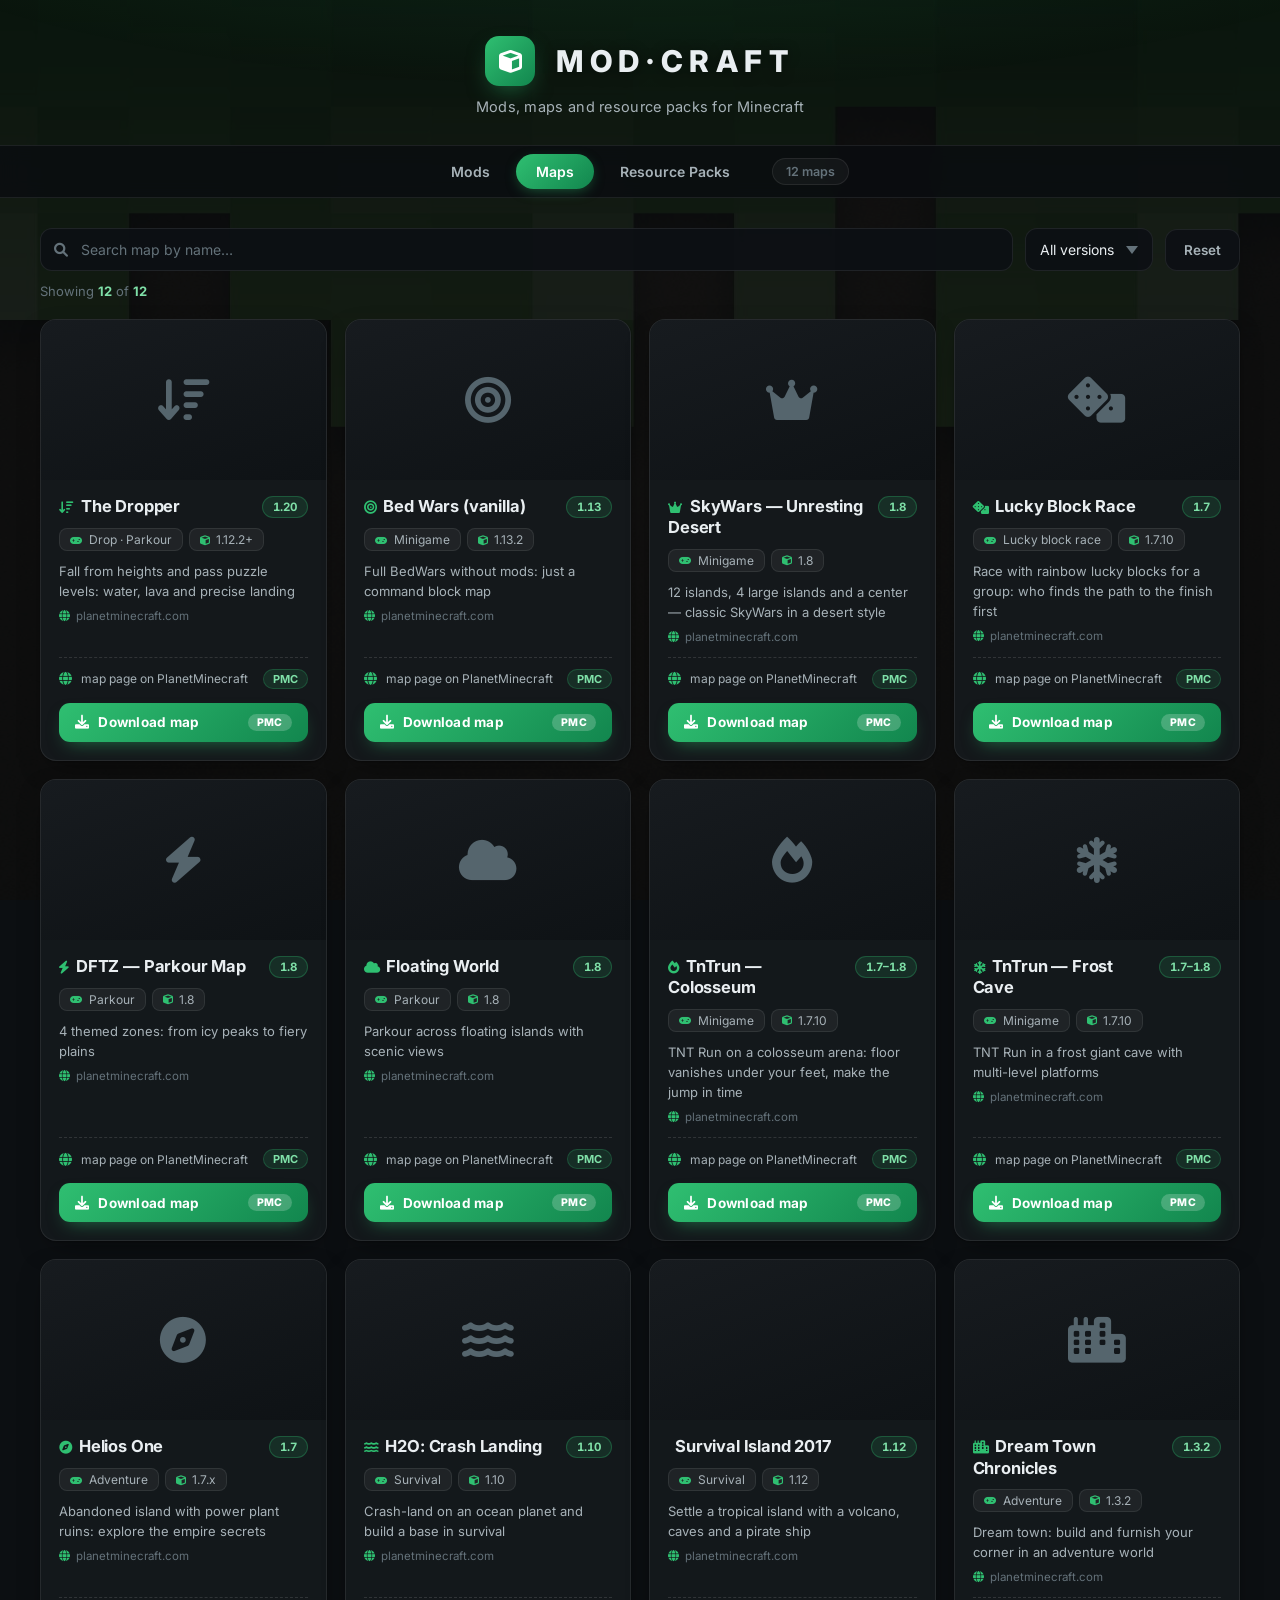
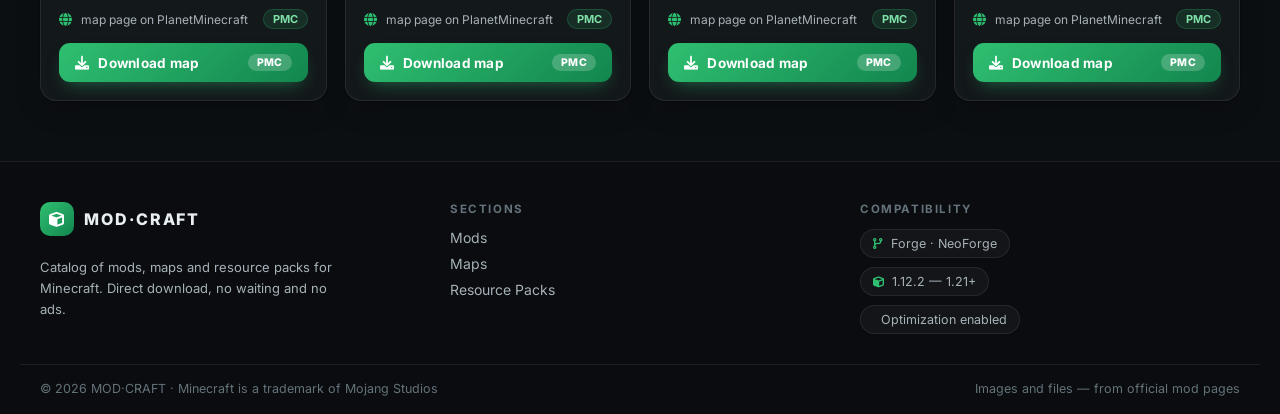
<file: maps.html>
<!DOCTYPE html>
<html lang="en">
<head>
  <meta charset="UTF-8" />
  <meta name="viewport" content="width=device-width, initial-scale=1.0" />
  <title>MOD·CRAFT — Minecraft Maps</title>
  <script>
    (function () {
      history.scrollRestoration = 'manual';
      var savedY = Number(sessionStorage.getItem('mc_scroll_last')) || 0;
      var html = document.documentElement;
      var restored = false;
      function restoreScroll() {
        var maxY = html.scrollHeight - window.innerHeight;
        var y = Math.min(savedY, Math.max(maxY, 0));
        var prev = html.style.scrollBehavior;
        html.style.scrollBehavior = 'auto';
        window.scrollTo(0, y);
        html.style.scrollBehavior = prev;
      }
      function restoreAndShow() {
        if (restored) return;
        restored = true;
        restoreScroll();
        html.classList.remove('resuming');
      }
      if (savedY > 0) {
        html.classList.add('resuming');
        document.addEventListener('DOMContentLoaded', restoreAndShow);
        window.addEventListener('load', restoreAndShow);
        setTimeout(restoreAndShow, 400);
      }
      window.addEventListener('beforeunload', function () {
        sessionStorage.setItem('mc_scroll_last', String(window.scrollY));
      });
      window.addEventListener('scroll', function () {
        sessionStorage.setItem('mc_scroll_last', String(window.scrollY));
      }, { passive: true });
    })();
  </script>
  <link rel="preconnect" href="https://fonts.googleapis.com" />
  <link href="https://fonts.googleapis.com/css2?family=Inter:wght@400;500;600;700;800&display=swap" rel="stylesheet" />
  <link rel="stylesheet" href="https://cdnjs.cloudflare.com/ajax/libs/font-awesome/6.0.0-beta3/css/all.min.css" />
  <link rel="stylesheet" href="style.css" />
  <script>document.documentElement.classList.add('js');</script>
</head>
<body>

  <header class="site-header">
    <div class="container">
      <a class="brand" href="index.html">
        <span class="logo"><i class="fas fa-cube"></i></span>
        <span class="brand-name">MOD·CRAFT</span>
      </a>
      <p class="brand-sub">Mods, maps and resource packs for Minecraft</p>
    </div>
  </header>

  <nav class="main-nav">
    <div class="container nav-inner">
      <a href="index.html">Mods</a>
      <a href="maps.html" class="active">Maps</a>
      <a href="packs.html">Resource Packs</a>
      <span class="nav-count">12 maps</span>
    </div>
  </nav>

  <main class="container">

    <div class="toolbar">
      <div class="search-field">
        <i class="fas fa-magnifying-glass"></i>
        <input id="q" type="text" placeholder="Search map by name…" autocomplete="off" />
      </div>
      <select id="fVersion" class="select" aria-label="Version">
        <option value="">All versions</option>
      </select>
      <button id="reset" class="btn-ghost">Reset</button>
    </div>

    <div class="toolbar-status">Showing <b id="shown">12</b> of <b>12</b></div>

    <div class="mod-grid" id="grid">
    <article class="mod-card" data-name="the dropper" data-loader="map" data-version="1.20">
      <div class="preview">
        <img src="https://static.planetminecraft.com/files/resource_media/screenshot/1243/409277170852dropper3728139_3978416_thumb.jpg" alt="The Dropper"
          onerror="this.style.display='none'; this.parentElement.innerHTML='<div class=\'fallback\'><i class=\'fas fa-arrow-down-wide-short\'></i></div>'"/>
        <span class="chip">WORLD</span>
      </div>
      <div class="card-body">
        <div class="title-row">
          <h3><i class="fas fa-arrow-down-wide-short" style="color:#2fbf71"></i>The Dropper</h3>
          <span class="version-tag">1.20</span>
        </div>
        <div class="meta">
          <span><i class="fas fa-gamepad"></i>Drop · Parkour</span>
          <span><i class="fas fa-cube"></i>1.12.2+</span>
        </div>
        <p class="desc">Fall from heights and pass puzzle levels: water, lava and precise landing <span class="hint"><i class="fas fa-globe"></i>planetminecraft.com</span></p>
        <div class="file-line">
          <i class="fas fa-globe"></i>
          <span class="fname">map page on PlanetMinecraft</span>
          <span class="fsize">PMC</span>
        </div>
        <a href="https://www.planetminecraft.com/project/advpuzz-the-dropper-2-new-levels/" class="btn" target="_blank">
          <i class="fas fa-download"></i>Download map<span class="ext">PMC</span>
        </a>
      </div>
    </article>
    <article class="mod-card" data-name="bed wars" data-loader="map" data-version="1.13">
      <div class="preview">
        <img src="https://static.planetminecraft.com/files/resource_media/screenshot/1916/working-bed-wars-1555432690_thumb.jpg" alt="Bed Wars"
          onerror="this.style.display='none'; this.parentElement.innerHTML='<div class=\'fallback\'><i class=\'fas fa-bullseye\'></i></div>'"/>
        <span class="chip">WORLD</span>
      </div>
      <div class="card-body">
        <div class="title-row">
          <h3><i class="fas fa-bullseye" style="color:#2fbf71"></i>Bed Wars (vanilla)</h3>
          <span class="version-tag">1.13</span>
        </div>
        <div class="meta">
          <span><i class="fas fa-gamepad"></i>Minigame</span>
          <span><i class="fas fa-cube"></i>1.13.2</span>
        </div>
        <p class="desc">Full BedWars without mods: just a command block map <span class="hint"><i class="fas fa-globe"></i>planetminecraft.com</span></p>
        <div class="file-line">
          <i class="fas fa-globe"></i>
          <span class="fname">map page on PlanetMinecraft</span>
          <span class="fsize">PMC</span>
        </div>
        <a href="https://www.planetminecraft.com/project/fully-working-vanilla-bed-wars-no-mods/" class="btn" target="_blank">
          <i class="fas fa-download"></i>Download map<span class="ext">PMC</span>
        </a>
      </div>
    </article>
    <article class="mod-card" data-name="skywars desert" data-loader="map" data-version="1.8">
      <div class="preview">
        <img src="https://static.planetminecraft.com/files/resource_media/screenshot/1539/desertthumbnail9428954_thumb.jpg" alt="SkyWars — The Unresting Desert"
          onerror="this.style.display='none'; this.parentElement.innerHTML='<div class=\'fallback\'><i class=\'fas fa-crown\'></i></div>'"/>
        <span class="chip">WORLD</span>
      </div>
      <div class="card-body">
        <div class="title-row">
          <h3><i class="fas fa-crown" style="color:#2fbf71"></i>SkyWars — Unresting Desert</h3>
          <span class="version-tag">1.8</span>
        </div>
        <div class="meta">
          <span><i class="fas fa-gamepad"></i>Minigame</span>
          <span><i class="fas fa-cube"></i>1.8</span>
        </div>
        <p class="desc">12 islands, 4 large islands and a center — classic SkyWars in a desert style <span class="hint"><i class="fas fa-globe"></i>planetminecraft.com</span></p>
        <div class="file-line">
          <i class="fas fa-globe"></i>
          <span class="fname">map page on PlanetMinecraft</span>
          <span class="fsize">PMC</span>
        </div>
        <a href="https://www.planetminecraft.com/project/free-download-skywars-map-the-unresting-desert/" class="btn" target="_blank">
          <i class="fas fa-download"></i>Download map<span class="ext">PMC</span>
        </a>
      </div>
    </article>
    <article class="mod-card" data-name="lucky block" data-loader="map" data-version="1.7">
      <div class="preview">
        <img src="https://static.planetminecraft.com/files/resource_media/screenshot/1537/impoltant00999373840_thumb.jpg" alt="Minecraft Trolling Lucky Block Race"
          onerror="this.style.display='none'; this.parentElement.innerHTML='<div class=\'fallback\'><i class=\'fas fa-dice\'></i></div>'"/>
        <span class="chip">WORLD</span>
      </div>
      <div class="card-body">
        <div class="title-row">
          <h3><i class="fas fa-dice" style="color:#2fbf71"></i>Lucky Block Race</h3>
          <span class="version-tag">1.7</span>
        </div>
        <div class="meta">
          <span><i class="fas fa-gamepad"></i>Lucky block race</span>
          <span><i class="fas fa-cube"></i>1.7.10</span>
        </div>
        <p class="desc">Race with rainbow lucky blocks for a group: who finds the path to the finish first <span class="hint"><i class="fas fa-globe"></i>planetminecraft.com</span></p>
        <div class="file-line">
          <i class="fas fa-globe"></i>
          <span class="fname">map page on PlanetMinecraft</span>
          <span class="fsize">PMC</span>
        </div>
        <a href="https://www.planetminecraft.com/project/minecraft-trolling-lucky-block-race/" class="btn" target="_blank">
          <i class="fas fa-download"></i>Download map<span class="ext">PMC</span>
        </a>
      </div>
    </article>
    <article class="mod-card" data-name="dftz parkour" data-loader="map" data-version="1.8">
      <div class="preview">
        <img src="https://static.planetminecraft.com/files/resource_media/screenshot/1929/image-1563751290_thumb.jpg" alt="DFTZ (Parkour Map)"
          onerror="this.style.display='none'; this.parentElement.innerHTML='<div class=\'fallback\'><i class=\'fas fa-bolt\'></i></div>'"/>
        <span class="chip">WORLD</span>
      </div>
      <div class="card-body">
        <div class="title-row">
          <h3><i class="fas fa-bolt" style="color:#2fbf71"></i>DFTZ — Parkour Map</h3>
          <span class="version-tag">1.8</span>
        </div>
        <div class="meta">
          <span><i class="fas fa-gamepad"></i>Parkour</span>
          <span><i class="fas fa-cube"></i>1.8</span>
        </div>
        <p class="desc">4 themed zones: from icy peaks to fiery plains <span class="hint"><i class="fas fa-globe"></i>planetminecraft.com</span></p>
        <div class="file-line">
          <i class="fas fa-globe"></i>
          <span class="fname">map page on PlanetMinecraft</span>
          <span class="fsize">PMC</span>
        </div>
        <a href="https://www.planetminecraft.com/project/dftz-parkour-map/" class="btn" target="_blank">
          <i class="fas fa-download"></i>Download map<span class="ext">PMC</span>
        </a>
      </div>
    </article>
    <article class="mod-card" data-name="floating world parkour" data-loader="map" data-version="1.8">
      <div class="preview">
        <img src="https://static.planetminecraft.com/files/resource_media/screenshot/1530/2015-07-22_1102169179383_thumb.jpg" alt="Floating World — Parkour"
          onerror="this.style.display='none'; this.parentElement.innerHTML='<div class=\'fallback\'><i class=\'fas fa-cloud\'></i></div>'"/>
        <span class="chip">WORLD</span>
      </div>
      <div class="card-body">
        <div class="title-row">
          <h3><i class="fas fa-cloud" style="color:#2fbf71"></i>Floating World</h3>
          <span class="version-tag">1.8</span>
        </div>
        <div class="meta">
          <span><i class="fas fa-gamepad"></i>Parkour</span>
          <span><i class="fas fa-cube"></i>1.8</span>
        </div>
        <p class="desc">Parkour across floating islands with scenic views <span class="hint"><i class="fas fa-globe"></i>planetminecraft.com</span></p>
        <div class="file-line">
          <i class="fas fa-globe"></i>
          <span class="fname">map page on PlanetMinecraft</span>
          <span class="fsize">PMC</span>
        </div>
        <a href="https://www.planetminecraft.com/project/floating-world---parkour/" class="btn" target="_blank">
          <i class="fas fa-download"></i>Download map<span class="ext">PMC</span>
        </a>
      </div>
    </article>
    <article class="mod-card" data-name="tnt run colosseum" data-loader="map" data-version="1.8">
      <div class="preview">
        <img src="https://static.planetminecraft.com/files/resource_media/screenshot/1510/2014-09-08_0212208712122_thumb.jpg" alt="TnTrun — Fire Drakes Colosseum"
          onerror="this.style.display='none'; this.parentElement.innerHTML='<div class=\'fallback\'><i class=\'fas fa-fire\'></i></div>'"/>
        <span class="chip">WORLD</span>
      </div>
      <div class="card-body">
        <div class="title-row">
          <h3><i class="fas fa-fire" style="color:#2fbf71"></i>TnTrun — Colosseum</h3>
          <span class="version-tag">1.7–1.8</span>
        </div>
        <div class="meta">
          <span><i class="fas fa-gamepad"></i>Minigame</span>
          <span><i class="fas fa-cube"></i>1.7.10</span>
        </div>
        <p class="desc">TNT Run on a colosseum arena: floor vanishes under your feet, make the jump in time <span class="hint"><i class="fas fa-globe"></i>planetminecraft.com</span></p>
        <div class="file-line">
          <i class="fas fa-globe"></i>
          <span class="fname">map page on PlanetMinecraft</span>
          <span class="fsize">PMC</span>
        </div>
        <a href="https://www.planetminecraft.com/project/fire-drakes-colosseum-tntrun-arena-improved/" class="btn" target="_blank">
          <i class="fas fa-download"></i>Download map<span class="ext">PMC</span>
        </a>
      </div>
    </article>
    <article class="mod-card" data-name="tnt run frost" data-loader="map" data-version="1.8">
      <div class="preview">
        <img src="https://static.planetminecraft.com/files/resource_media/screenshot/1510/2014-11-23_2246128700967_thumb.jpg" alt="TnTrun — Frost Giants Cave"
          onerror="this.style.display='none'; this.parentElement.innerHTML='<div class=\'fallback\'><i class=\'fas fa-snowflake\'></i></div>'"/>
        <span class="chip">WORLD</span>
      </div>
      <div class="card-body">
        <div class="title-row">
          <h3><i class="fas fa-snowflake" style="color:#2fbf71"></i>TnTrun — Frost Cave</h3>
          <span class="version-tag">1.7–1.8</span>
        </div>
        <div class="meta">
          <span><i class="fas fa-gamepad"></i>Minigame</span>
          <span><i class="fas fa-cube"></i>1.7.10</span>
        </div>
        <p class="desc">TNT Run in a frost giant cave with multi-level platforms <span class="hint"><i class="fas fa-globe"></i>planetminecraft.com</span></p>
        <div class="file-line">
          <i class="fas fa-globe"></i>
          <span class="fname">map page on PlanetMinecraft</span>
          <span class="fsize">PMC</span>
        </div>
        <a href="https://www.planetminecraft.com/project/tntrun-frost-giants-cave/" class="btn" target="_blank">
          <i class="fas fa-download"></i>Download map<span class="ext">PMC</span>
        </a>
      </div>
    </article>
    <article class="mod-card" data-name="helios one" data-loader="map" data-version="1.7">
      <div class="preview">
        <img src="https://static.planetminecraft.com/files/resource_media/screenshot/1236/2012-09-03_194017_3505154_thumb.jpg" alt="Helios One"
          onerror="this.style.display='none'; this.parentElement.innerHTML='<div class=\'fallback\'><i class=\'fas fa-compass\'></i></div>'"/>
        <span class="chip">WORLD</span>
      </div>
      <div class="card-body">
        <div class="title-row">
          <h3><i class="fas fa-compass" style="color:#2fbf71"></i>Helios One</h3>
          <span class="version-tag">1.7</span>
        </div>
        <div class="meta">
          <span><i class="fas fa-gamepad"></i>Adventure</span>
          <span><i class="fas fa-cube"></i>1.7.x</span>
        </div>
        <p class="desc">Abandoned island with power plant ruins: explore the empire secrets <span class="hint"><i class="fas fa-globe"></i>planetminecraft.com</span></p>
        <div class="file-line">
          <i class="fas fa-globe"></i>
          <span class="fname">map page on PlanetMinecraft</span>
          <span class="fsize">PMC</span>
        </div>
        <a href="https://www.planetminecraft.com/project/helios-one---an-uujicraft-adventure-island/" class="btn" target="_blank">
          <i class="fas fa-download"></i>Download map<span class="ext">PMC</span>
        </a>
      </div>
    </article>
    <article class="mod-card" data-name="h2o crash landing" data-loader="map" data-version="1.10">
      <div class="preview">
        <img src="https://static.planetminecraft.com/files/resource_media/screenshot/1637/2016-07-04_07512810535760_thumb.jpg" alt="H2O: Crash Landing"
          onerror="this.style.display='none'; this.parentElement.innerHTML='<div class=\'fallback\'><i class=\'fas fa-water\'></i></div>'"/>
        <span class="chip">WORLD</span>
      </div>
      <div class="card-body">
        <div class="title-row">
          <h3><i class="fas fa-water" style="color:#2fbf71"></i>H2O: Crash Landing</h3>
          <span class="version-tag">1.10</span>
        </div>
        <div class="meta">
          <span><i class="fas fa-gamepad"></i>Survival</span>
          <span><i class="fas fa-cube"></i>1.10</span>
        </div>
        <p class="desc">Crash-land on an ocean planet and build a base in survival <span class="hint"><i class="fas fa-globe"></i>planetminecraft.com</span></p>
        <div class="file-line">
          <i class="fas fa-globe"></i>
          <span class="fname">map page on PlanetMinecraft</span>
          <span class="fsize">PMC</span>
        </div>
        <a href="https://www.planetminecraft.com/project/h2o-crash-landing-survival/" class="btn" target="_blank">
          <i class="fas fa-download"></i>Download map<span class="ext">PMC</span>
        </a>
      </div>
    </article>
    <article class="mod-card" data-name="survival island 2017" data-loader="map" data-version="1.12">
      <div class="preview">
        <img src="https://static.planetminecraft.com/files/resource_media/screenshot/1734/image-1503750453_thumb.jpg" alt="Survival Island 2017"
          onerror="this.style.display='none'; this.parentElement.innerHTML='<div class=\'fallback\'><i class=\'fas fa-island-tropical\'></i></div>'"/>
        <span class="chip">WORLD</span>
      </div>
      <div class="card-body">
        <div class="title-row">
          <h3><i class="fas fa-island-tropical" style="color:#2fbf71"></i>Survival Island 2017</h3>
          <span class="version-tag">1.12</span>
        </div>
        <div class="meta">
          <span><i class="fas fa-gamepad"></i>Survival</span>
          <span><i class="fas fa-cube"></i>1.12</span>
        </div>
        <p class="desc">Settle a tropical island with a volcano, caves and a pirate ship <span class="hint"><i class="fas fa-globe"></i>planetminecraft.com</span></p>
        <div class="file-line">
          <i class="fas fa-globe"></i>
          <span class="fname">map page on PlanetMinecraft</span>
          <span class="fsize">PMC</span>
        </div>
        <a href="https://www.planetminecraft.com/project/survival-island-2017-alpha-v-1/" class="btn" target="_blank">
          <i class="fas fa-download"></i>Download map<span class="ext">PMC</span>
        </a>
      </div>
    </article>
    <article class="mod-card" data-name="dream town" data-loader="map" data-version="1.3">
      <div class="preview">
        <img src="https://static.planetminecraft.com/files/resource_media/screenshot/1244/dajmond_4006784_thumb.jpg" alt="Dream Town Chronicles"
          onerror="this.style.display='none'; this.parentElement.innerHTML='<div class=\'fallback\'><i class=\'fas fa-city\'></i></div>'"/>
        <span class="chip">WORLD</span>
      </div>
      <div class="card-body">
        <div class="title-row">
          <h3><i class="fas fa-city" style="color:#2fbf71"></i>Dream Town Chronicles</h3>
          <span class="version-tag">1.3.2</span>
        </div>
        <div class="meta">
          <span><i class="fas fa-gamepad"></i>Adventure</span>
          <span><i class="fas fa-cube"></i>1.3.2</span>
        </div>
        <p class="desc">Dream town: build and furnish your corner in an adventure world <span class="hint"><i class="fas fa-globe"></i>planetminecraft.com</span></p>
        <div class="file-line">
          <i class="fas fa-globe"></i>
          <span class="fname">map page on PlanetMinecraft</span>
          <span class="fsize">PMC</span>
        </div>
        <a href="https://www.planetminecraft.com/project/dream-town-croniclesadventure-map-132/" class="btn" target="_blank">
          <i class="fas fa-download"></i>Download map<span class="ext">PMC</span>
        </a>
      </div>
    </article>
    </div>

    <div class="empty hidden" id="empty">
      <i class="fas fa-box-open"></i>
      <p>No results found.<br />Try changing the filters.</p>
    </div>

  </main>

  <footer class="site-footer">
    <div class="container footer-grid">
      <div class="f-col">
        <div class="f-brand"><span class="logo"><i class="fas fa-cube"></i></span> MOD·CRAFT</div>
        <p class="f-about">Catalog of mods, maps and resource packs for Minecraft. Direct download, no waiting and no ads.</p>
      </div>
      <div class="f-col">
        <h4>Sections</h4>
        <a href="index.html">Mods</a>
        <a href="maps.html">Maps</a>
        <a href="packs.html">Resource Packs</a>
      </div>
      <div class="f-col">
        <h4>Compatibility</h4>
        <span class="f-tag"><i class="fas fa-code-branch"></i>Forge · NeoForge</span>
        <span class="f-tag"><i class="fas fa-cube"></i>1.12.2 — 1.21+</span>
        <span class="f-tag"><i class="fas fa-shield-halved"></i>Optimization enabled</span>
      </div>
    </div>
    <div class="container footer-bottom">
      <span>© 2026 MOD·CRAFT · Minecraft is a trademark of Mojang Studios</span>
      <span>Images and files — from official mod pages</span>
    </div>
  </footer>

  <button id="toTop" aria-label="Back to top"><i class="fas fa-arrow-up"></i></button>

  <script>
    var grid = document.getElementById('grid');
    var cards = Array.prototype.slice.call(grid.querySelectorAll('.mod-card'));
    var q = document.getElementById('q');
    var fVersion = document.getElementById('fVersion');
    var shownEl = document.getElementById('shown');
    var emptyEl = document.getElementById('empty');

    function versionCompare(a, b) {
      var pa = a.split('.').map(Number), pb = b.split('.').map(Number);
      var l = Math.max(pa.length, pb.length);
      for (var i = 0; i < l; i++) {
        var x = pa[i] || 0, y = pb[i] || 0;
        if (x !== y) return x - y;
      }
      return 0;
    }

    var versions = [];
    cards.forEach(function (c) {
      var v = c.getAttribute('data-version');
      if (versions.indexOf(v) === -1) versions.push(v);
    });
    versions.sort(versionCompare).reverse();
    versions.forEach(function (v) {
      var o = document.createElement('option');
      o.value = v;
      o.textContent = v;
      fVersion.appendChild(o);
    });

    function applyFilters() {
      var query = q.value.trim().toLowerCase();
      var vf = fVersion.value;
      var count = 0;
      cards.forEach(function (c) {
        var ok =
          (query === '' || c.getAttribute('data-name').indexOf(query) !== -1) &&
          (vf === '' || c.getAttribute('data-version') === vf);
        c.classList.toggle('hidden', !ok);
        c.classList.remove('appear');
        if (ok) {
          count++;
          requestAnimationFrame(function () { c.classList.add('appear'); });
        }
      });
      shownEl.textContent = count;
      emptyEl.classList.toggle('hidden', count > 0);
    }

    q.addEventListener('input', applyFilters);
    fVersion.addEventListener('change', applyFilters);
    document.getElementById('reset').addEventListener('click', function () {
      q.value = ''; fVersion.value = '';
      applyFilters();
    });

    applyFilters();

    var toTop = document.getElementById('toTop');
    window.addEventListener('scroll', function () {
      if (window.scrollY > 480) toTop.classList.add('show'); else toTop.classList.remove('show');
    }, { passive: true });
    toTop.addEventListener('click', function () {
      window.scrollTo({ top: 0, behavior: 'smooth' });
    });
  </script>
</body>
</html>
</file>
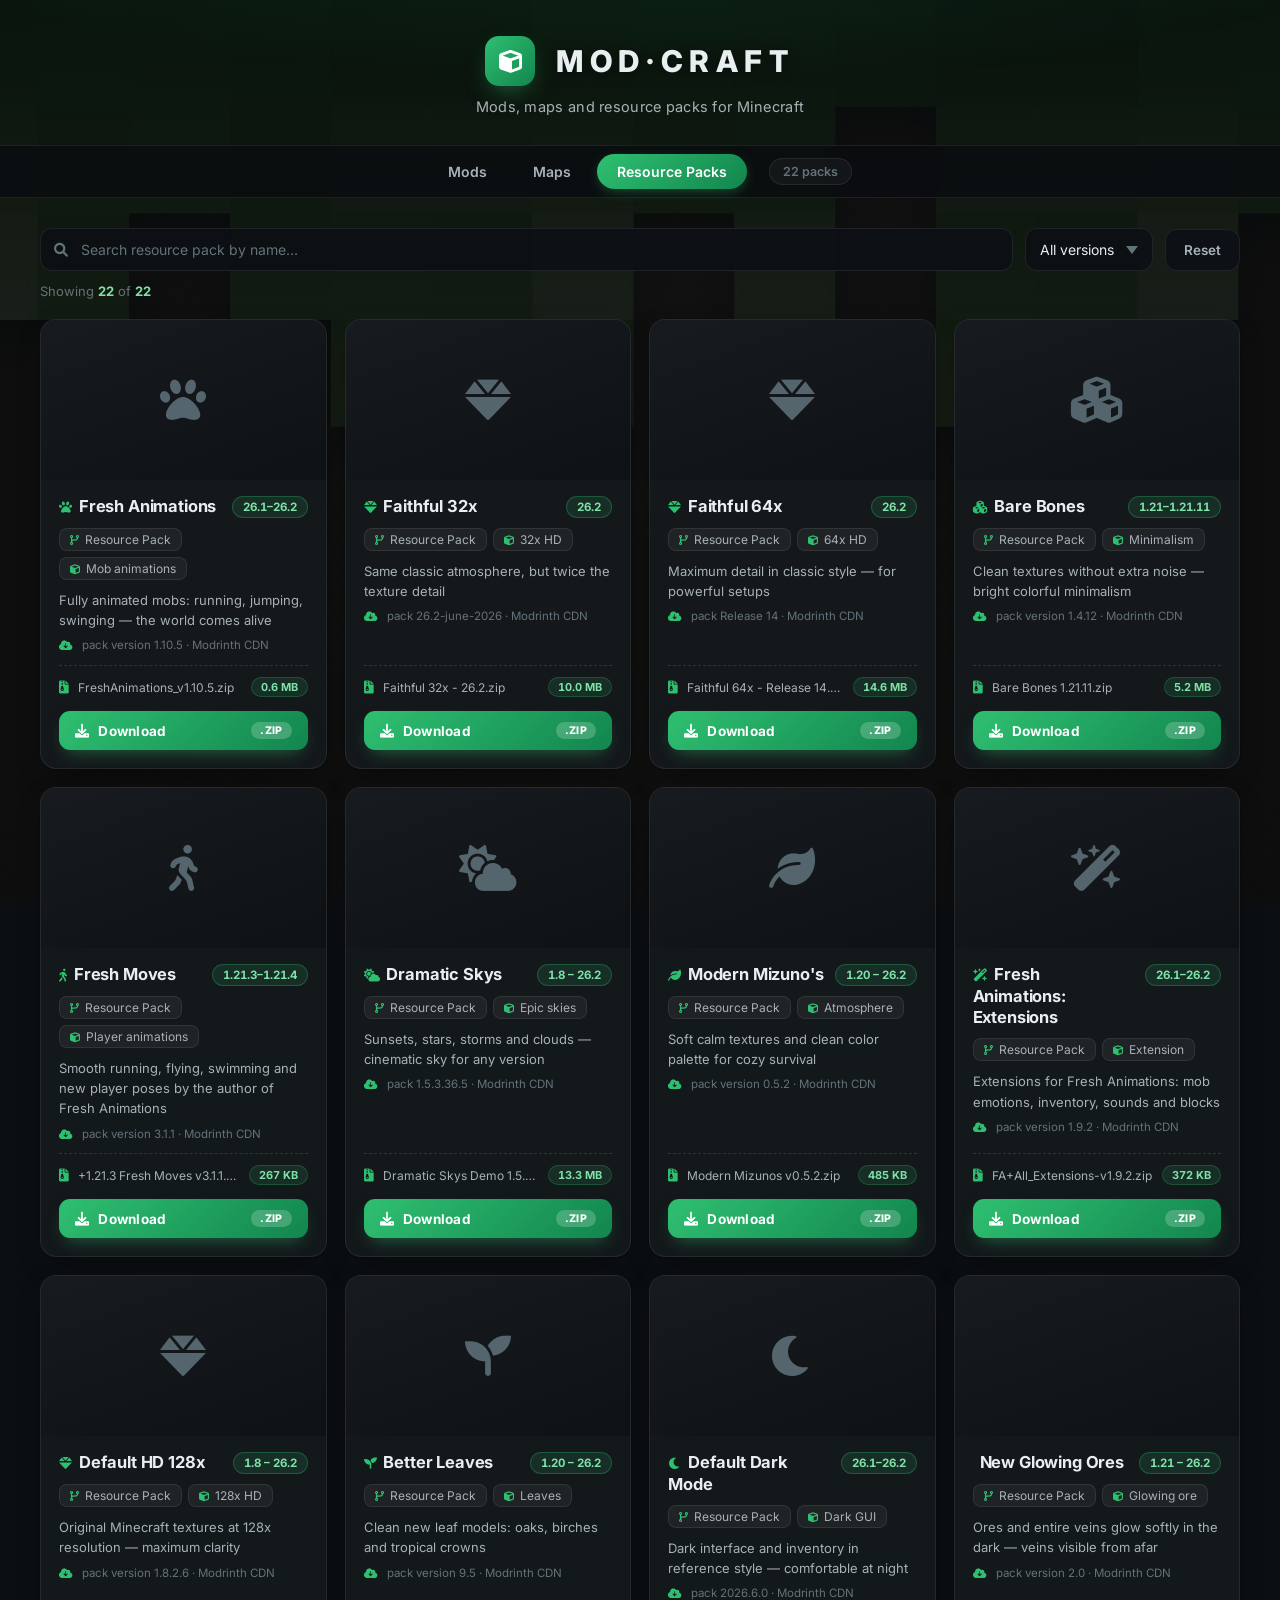
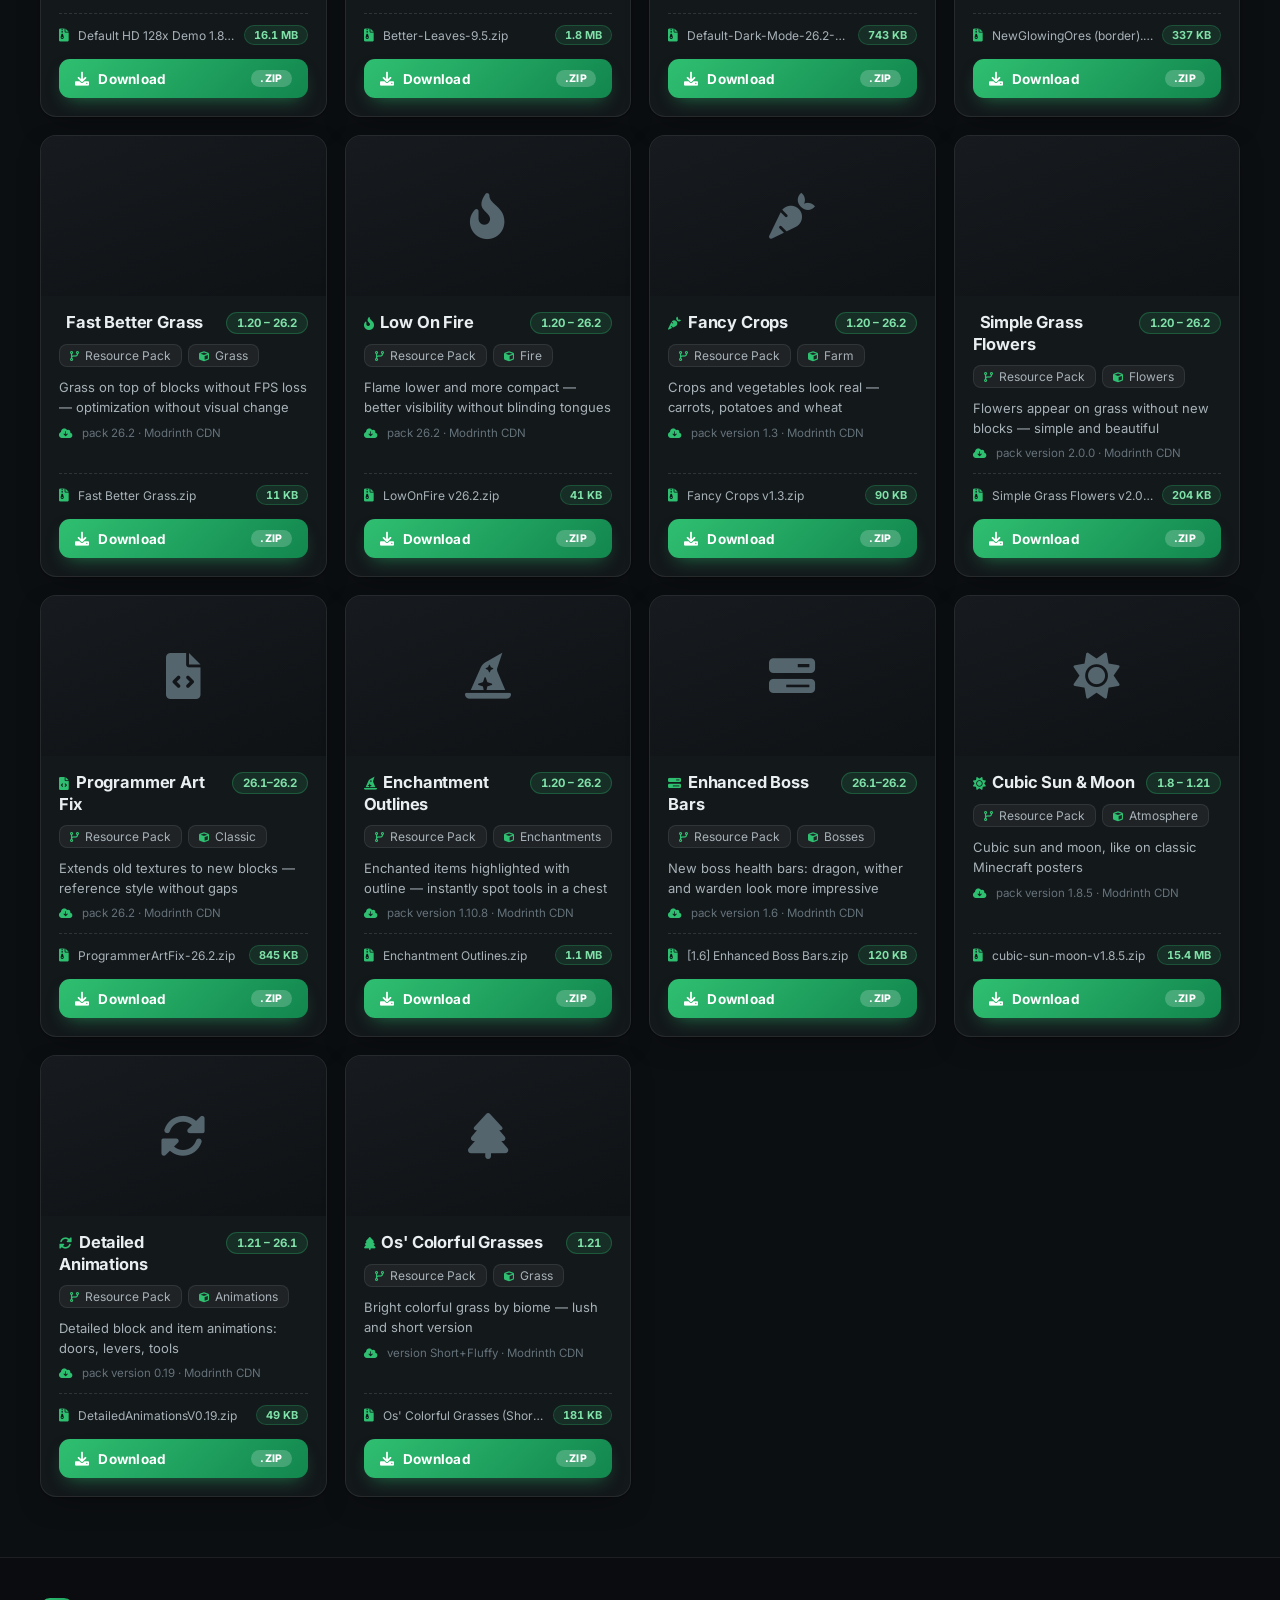
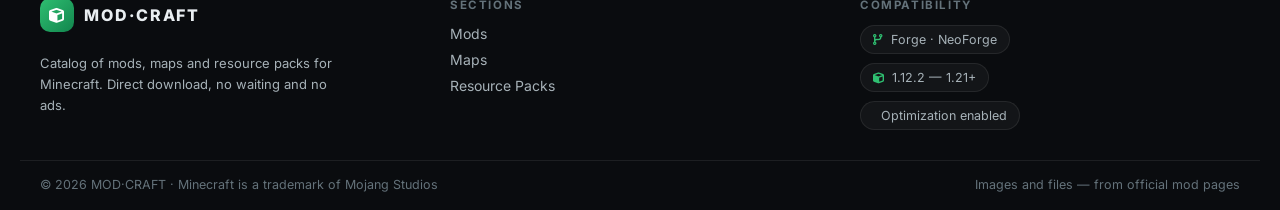
<file: packs.html>
<!DOCTYPE html>
<html lang="en">
<head>
  <meta charset="UTF-8" />
  <meta name="viewport" content="width=device-width, initial-scale=1.0" />
  <title>MOD·CRAFT — Minecraft Resource Packs</title>
  <script>
    (function () {
      history.scrollRestoration = 'manual';
      var savedY = Number(sessionStorage.getItem('mc_scroll_last')) || 0;
      var html = document.documentElement;
      var restored = false;
      function restoreScroll() {
        var maxY = html.scrollHeight - window.innerHeight;
        var y = Math.min(savedY, Math.max(maxY, 0));
        var prev = html.style.scrollBehavior;
        html.style.scrollBehavior = 'auto';
        window.scrollTo(0, y);
        html.style.scrollBehavior = prev;
      }
      function restoreAndShow() {
        if (restored) return;
        restored = true;
        restoreScroll();
        html.classList.remove('resuming');
      }
      if (savedY > 0) {
        html.classList.add('resuming');
        document.addEventListener('DOMContentLoaded', restoreAndShow);
        window.addEventListener('load', restoreAndShow);
        setTimeout(restoreAndShow, 400);
      }
      window.addEventListener('beforeunload', function () {
        sessionStorage.setItem('mc_scroll_last', String(window.scrollY));
      });
      window.addEventListener('scroll', function () {
        sessionStorage.setItem('mc_scroll_last', String(window.scrollY));
      }, { passive: true });
    })();
  </script>
  <link rel="preconnect" href="https://fonts.googleapis.com" />
  <link href="https://fonts.googleapis.com/css2?family=Inter:wght@400;500;600;700;800&display=swap" rel="stylesheet" />
  <link rel="stylesheet" href="https://cdnjs.cloudflare.com/ajax/libs/font-awesome/6.0.0-beta3/css/all.min.css" />
  <link rel="stylesheet" href="style.css" />
  <script>document.documentElement.classList.add('js');</script>
</head>
<body>

  <header class="site-header">
    <div class="container">
      <a class="brand" href="index.html">
        <span class="logo"><i class="fas fa-cube"></i></span>
        <span class="brand-name">MOD·CRAFT</span>
      </a>
      <p class="brand-sub">Mods, maps and resource packs for Minecraft</p>
    </div>
  </header>

  <nav class="main-nav">
    <div class="container nav-inner">
      <a href="index.html">Mods</a>
      <a href="maps.html">Maps</a>
      <a href="packs.html" class="active">Resource Packs</a>
      <span class="nav-count">22 packs</span>
    </div>
  </nav>

  <main class="container">

    <div class="toolbar">
      <div class="search-field">
        <i class="fas fa-magnifying-glass"></i>
        <input id="q" type="text" placeholder="Search resource pack by name…" autocomplete="off" />
      </div>
      <select id="fVersion" class="select" aria-label="Version">
        <option value="">All versions</option>
      </select>
      <button id="reset" class="btn-ghost">Reset</button>
    </div>

    <div class="toolbar-status">Showing <b id="shown">22</b> of <b>22</b></div>

    <div class="mod-grid" id="grid">
    <article class="mod-card" data-name="fresh animations" data-loader="pack" data-version="26.2">
      <div class="preview">
        <img src="https://cdn.modrinth.com/data/50dA9Sha/3132c10e9e3c73fde9799720fd3da5561071708c_96.webp" alt="Fresh Animations"
          onerror="this.style.display='none'; this.parentElement.innerHTML='<div class=\'fallback\'><i class=\'fas fa-paw\'></i></div>'"/>
        <span class="chip">PACK</span>
      </div>
      <div class="card-body">
        <div class="title-row">
          <h3><i class="fas fa-paw" style="color:#2fbf71"></i>Fresh Animations</h3>
          <span class="version-tag">26.1–26.2</span>
        </div>
        <div class="meta">
          <span><i class="fas fa-code-branch"></i>Resource Pack</span>
          <span><i class="fas fa-cube"></i>Mob animations</span>
        </div>
        <p class="desc">Fully animated mobs: running, jumping, swinging — the world comes alive <span class="hint"><i class="fas fa-cloud-arrow-down"></i> pack version 1.10.5 · Modrinth CDN</span></p>
        <div class="file-line">
          <i class="fas fa-file-zipper"></i>
          <span class="fname">FreshAnimations_v1.10.5.zip</span>
          <span class="fsize">0.6 MB</span>
        </div>
        <a href="https://cdn.modrinth.com/data/50dA9Sha/versions/RGIzA5em/FreshAnimations_v1.10.5.zip" class="btn" download>
          <i class="fas fa-download"></i>Download<span class="ext">.ZIP</span>
        </a>
      </div>
    </article>
    <article class="mod-card" data-name="faithful 32" data-loader="pack" data-version="26.2">
      <div class="preview">
        <img src="https://cdn.modrinth.com/data/w0TnApzs/e8403d1fb2f55321ae74402c1e8c90a3a5670856.png" alt="Faithful 32x"
          onerror="this.style.display='none'; this.parentElement.innerHTML='<div class=\'fallback\'><i class=\'fas fa-gem\'></i></div>'"/>
        <span class="chip">PACK</span>
      </div>
      <div class="card-body">
        <div class="title-row">
          <h3><i class="fas fa-gem" style="color:#2fbf71"></i>Faithful 32x</h3>
          <span class="version-tag">26.2</span>
        </div>
        <div class="meta">
          <span><i class="fas fa-code-branch"></i>Resource Pack</span>
          <span><i class="fas fa-cube"></i>32x HD</span>
        </div>
        <p class="desc">Same classic atmosphere, but twice the texture detail <span class="hint"><i class="fas fa-cloud-arrow-down"></i> pack 26.2-june-2026 · Modrinth CDN</span></p>
        <div class="file-line">
          <i class="fas fa-file-zipper"></i>
          <span class="fname">Faithful 32x - 26.2.zip</span>
          <span class="fsize">10.0 MB</span>
        </div>
        <a href="https://cdn.modrinth.com/data/w0TnApzs/versions/jtTqgLTy/Faithful%2032x%20-%2026.2.zip" class="btn" download>
          <i class="fas fa-download"></i>Download<span class="ext">.ZIP</span>
        </a>
      </div>
    </article>
    <article class="mod-card" data-name="faithful 64" data-loader="pack" data-version="26.2">
      <div class="preview">
        <img src="https://cdn.modrinth.com/data/r4GILswZ/9ff7d3c66d6a263c158c2ef034b0361fdfbf354b.png" alt="Faithful 64x"
          onerror="this.style.display='none'; this.parentElement.innerHTML='<div class=\'fallback\'><i class=\'fas fa-gem\'></i></div>'"/>
        <span class="chip">PACK</span>
      </div>
      <div class="card-body">
        <div class="title-row">
          <h3><i class="fas fa-gem" style="color:#2fbf71"></i>Faithful 64x</h3>
          <span class="version-tag">26.2</span>
        </div>
        <div class="meta">
          <span><i class="fas fa-code-branch"></i>Resource Pack</span>
          <span><i class="fas fa-cube"></i>64x HD</span>
        </div>
        <p class="desc">Maximum detail in classic style — for powerful setups <span class="hint"><i class="fas fa-cloud-arrow-down"></i> pack Release 14 · Modrinth CDN</span></p>
        <div class="file-line">
          <i class="fas fa-file-zipper"></i>
          <span class="fname">Faithful 64x - Release 14.zip</span>
          <span class="fsize">14.6 MB</span>
        </div>
        <a href="https://cdn.modrinth.com/data/r4GILswZ/versions/AOqbBNcY/Faithful%2064x%20-%20Release%2014.zip" class="btn" download>
          <i class="fas fa-download"></i>Download<span class="ext">.ZIP</span>
        </a>
      </div>
    </article>
    <article class="mod-card" data-name="bare bones" data-loader="pack" data-version="1.21">
      <div class="preview">
        <img src="https://cdn.modrinth.com/data/rox3U8B6/b502bd8b2a6048f635230da8e8a66eeb4383874b_96.webp" alt="Bare Bones"
          onerror="this.style.display='none'; this.parentElement.innerHTML='<div class=\'fallback\'><i class=\'fas fa-cubes\'></i></div>'"/>
        <span class="chip">PACK</span>
      </div>
      <div class="card-body">
        <div class="title-row">
          <h3><i class="fas fa-cubes" style="color:#2fbf71"></i>Bare Bones</h3>
          <span class="version-tag">1.21–1.21.11</span>
        </div>
        <div class="meta">
          <span><i class="fas fa-code-branch"></i>Resource Pack</span>
          <span><i class="fas fa-cube"></i>Minimalism</span>
        </div>
        <p class="desc">Clean textures without extra noise — bright colorful minimalism <span class="hint"><i class="fas fa-cloud-arrow-down"></i> pack version 1.4.12 · Modrinth CDN</span></p>
        <div class="file-line">
          <i class="fas fa-file-zipper"></i>
          <span class="fname">Bare Bones 1.21.11.zip</span>
          <span class="fsize">5.2 MB</span>
        </div>
        <a href="https://cdn.modrinth.com/data/rox3U8B6/versions/jQBWn2Q3/Bare%20Bones%201.21.11.zip" class="btn" download>
          <i class="fas fa-download"></i>Download<span class="ext">.ZIP</span>
        </a>
      </div>
    </article>
    <article class="mod-card" data-name="fresh moves" data-loader="pack" data-version="1.21">
      <div class="preview">
        <img src="https://cdn.modrinth.com/data/slufHzC2/02b78db6655ad8dd6cfd847f99c76f7552c053ec_96.webp" alt="Fresh Moves"
          onerror="this.style.display='none'; this.parentElement.innerHTML='<div class=\'fallback\'><i class=\'fas fa-person-walking\'></i></div>'"/>
        <span class="chip">PACK</span>
      </div>
      <div class="card-body">
        <div class="title-row">
          <h3><i class="fas fa-person-walking" style="color:#2fbf71"></i>Fresh Moves</h3>
          <span class="version-tag">1.21.3–1.21.4</span>
        </div>
        <div class="meta">
          <span><i class="fas fa-code-branch"></i>Resource Pack</span>
          <span><i class="fas fa-cube"></i>Player animations</span>
        </div>
        <p class="desc">Smooth running, flying, swimming and new player poses by the author of Fresh Animations <span class="hint"><i class="fas fa-cloud-arrow-down"></i> pack version 3.1.1 · Modrinth CDN</span></p>
        <div class="file-line">
          <i class="fas fa-file-zipper"></i>
          <span class="fname">+1.21.3 Fresh Moves v3.1.1.zip</span>
          <span class="fsize">267 KB</span>
        </div>
        <a href="https://cdn.modrinth.com/data/slufHzC2/versions/BX6pU42f/%2B1.21.3%20Fresh%20Moves%20v3.1.1%20%28With%20Animated%20Eyes%29.zip" class="btn" download>
          <i class="fas fa-download"></i>Download<span class="ext">.ZIP</span>
        </a>
      </div>
    </article>
    <article class="mod-card" data-name="dramatic skys" data-loader="pack" data-version="1.21">
      <div class="preview">
        <img src="https://cdn.modrinth.com/data/2YyNMled/75af81c8e31ad9b2848bff6fc40c9d7232f3c3b0_96.webp" alt="Dramatic Skys"
          onerror="this.style.display='none'; this.parentElement.innerHTML='<div class=\'fallback\'><i class=\'fas fa-cloud-sun\'></i></div>'"/>
        <span class="chip">PACK</span>
      </div>
      <div class="card-body">
        <div class="title-row">
          <h3><i class="fas fa-cloud-sun" style="color:#2fbf71"></i>Dramatic Skys</h3>
          <span class="version-tag">1.8 – 26.2</span>
        </div>
        <div class="meta">
          <span><i class="fas fa-code-branch"></i>Resource Pack</span>
          <span><i class="fas fa-cube"></i>Epic skies</span>
        </div>
        <p class="desc">Sunsets, stars, storms and clouds — cinematic sky for any version <span class="hint"><i class="fas fa-cloud-arrow-down"></i> pack 1.5.3.36.5 · Modrinth CDN</span></p>
        <div class="file-line">
          <i class="fas fa-file-zipper"></i>
          <span class="fname">Dramatic Skys Demo 1.5.3.36.5.zip</span>
          <span class="fsize">13.3 MB</span>
        </div>
        <a href="https://cdn.modrinth.com/data/2YyNMled/versions/obHItVKX/Dramatic%20Skys%20Demo%201.5.3.36.5.zip" class="btn" download>
          <i class="fas fa-download"></i>Download<span class="ext">.ZIP</span>
        </a>
      </div>
    </article>
    <article class="mod-card" data-name="modern mizuno" data-loader="pack" data-version="1.21">
      <div class="preview">
        <img src="https://cdn.modrinth.com/data/9dHuFRY9/eb129b5cd30c43eaf4f9a8e3a02861b424bb4aaa.gif" alt="Modern Mizuno's"
          onerror="this.style.display='none'; this.parentElement.innerHTML='<div class=\'fallback\'><i class=\'fas fa-leaf\'></i></div>'"/>
        <span class="chip">PACK</span>
      </div>
      <div class="card-body">
        <div class="title-row">
          <h3><i class="fas fa-leaf" style="color:#2fbf71"></i>Modern Mizuno's</h3>
          <span class="version-tag">1.20 – 26.2</span>
        </div>
        <div class="meta">
          <span><i class="fas fa-code-branch"></i>Resource Pack</span>
          <span><i class="fas fa-cube"></i>Atmosphere</span>
        </div>
        <p class="desc">Soft calm textures and clean color palette for cozy survival <span class="hint"><i class="fas fa-cloud-arrow-down"></i> pack version 0.5.2 · Modrinth CDN</span></p>
        <div class="file-line">
          <i class="fas fa-file-zipper"></i>
          <span class="fname">Modern Mizunos v0.5.2.zip</span>
          <span class="fsize">485 KB</span>
        </div>
        <a href="https://cdn.modrinth.com/data/9dHuFRY9/versions/eejBs3Zq/Modern%20Mizunos%20v0.5.2.zip" class="btn" download>
          <i class="fas fa-download"></i>Download<span class="ext">.ZIP</span>
        </a>
      </div>
    </article>
    <article class="mod-card" data-name="fresh animations extensions" data-loader="pack" data-version="26.2">
      <div class="preview">
        <img src="https://cdn.modrinth.com/data/YAVTU8mK/2e83da75469cdec6d4558023cba611443b105c9e_96.webp" alt="Fresh Animations: Extensions"
          onerror="this.style.display='none'; this.parentElement.innerHTML='<div class=\'fallback\'><i class=\'fas fa-wand-magic-sparkles\'></i></div>'"/>
        <span class="chip">PACK</span>
      </div>
      <div class="card-body">
        <div class="title-row">
          <h3><i class="fas fa-wand-magic-sparkles" style="color:#2fbf71"></i>Fresh Animations: Extensions</h3>
          <span class="version-tag">26.1–26.2</span>
        </div>
        <div class="meta">
          <span><i class="fas fa-code-branch"></i>Resource Pack</span>
          <span><i class="fas fa-cube"></i>Extension</span>
        </div>
        <p class="desc">Extensions for Fresh Animations: mob emotions, inventory, sounds and blocks <span class="hint"><i class="fas fa-cloud-arrow-down"></i> pack version 1.9.2 · Modrinth CDN</span></p>
        <div class="file-line">
          <i class="fas fa-file-zipper"></i>
          <span class="fname">FA+All_Extensions-v1.9.2.zip</span>
          <span class="fsize">372 KB</span>
        </div>
        <a href="https://cdn.modrinth.com/data/YAVTU8mK/versions/R5ZGSF8A/FA%2BAll_Extensions-v1.9.2.zip" class="btn" download>
          <i class="fas fa-download"></i>Download<span class="ext">.ZIP</span>
        </a>
      </div>
    </article>
    <article class="mod-card" data-name="default hd 128" data-loader="pack" data-version="1.21">
      <div class="preview">
        <img src="https://cdn.modrinth.com/data/orfTV6nk/6fdf978987749000f98743f1dcdab09929985a8b_96.webp" alt="Default HD 128x"
          onerror="this.style.display='none'; this.parentElement.innerHTML='<div class=\'fallback\'><i class=\'fas fa-gem\'></i></div>'"/>
        <span class="chip">PACK</span>
      </div>
      <div class="card-body">
        <div class="title-row">
          <h3><i class="fas fa-gem" style="color:#2fbf71"></i>Default HD 128x</h3>
          <span class="version-tag">1.8 – 26.2</span>
        </div>
        <div class="meta">
          <span><i class="fas fa-code-branch"></i>Resource Pack</span>
          <span><i class="fas fa-cube"></i>128x HD</span>
        </div>
        <p class="desc">Original Minecraft textures at 128x resolution — maximum clarity <span class="hint"><i class="fas fa-cloud-arrow-down"></i> pack version 1.8.2.6 · Modrinth CDN</span></p>
        <div class="file-line">
          <i class="fas fa-file-zipper"></i>
          <span class="fname">Default HD 128x Demo 1.8.2.6.zip</span>
          <span class="fsize">16.1 MB</span>
        </div>
        <a href="https://cdn.modrinth.com/data/orfTV6nk/versions/RjVfks9j/Default%20HD%20128x%20Demo%201.8.2.6.zip" class="btn" download>
          <i class="fas fa-download"></i>Download<span class="ext">.ZIP</span>
        </a>
      </div>
    </article>
    <article class="mod-card" data-name="better leaves" data-loader="pack" data-version="1.21">
      <div class="preview">
        <img src="https://cdn.modrinth.com/data/uvpymuxq/fe1a61998ae57dc6ad1a4bb028334c3c3925d22f_96.webp" alt="Motschen's Better Leaves"
          onerror="this.style.display='none'; this.parentElement.innerHTML='<div class=\'fallback\'><i class=\'fas fa-seedling\'></i></div>'"/>
        <span class="chip">PACK</span>
      </div>
      <div class="card-body">
        <div class="title-row">
          <h3><i class="fas fa-seedling" style="color:#2fbf71"></i>Better Leaves</h3>
          <span class="version-tag">1.20 – 26.2</span>
        </div>
        <div class="meta">
          <span><i class="fas fa-code-branch"></i>Resource Pack</span>
          <span><i class="fas fa-cube"></i>Leaves</span>
        </div>
        <p class="desc">Clean new leaf models: oaks, birches and tropical crowns <span class="hint"><i class="fas fa-cloud-arrow-down"></i> pack version 9.5 · Modrinth CDN</span></p>
        <div class="file-line">
          <i class="fas fa-file-zipper"></i>
          <span class="fname">Better-Leaves-9.5.zip</span>
          <span class="fsize">1.8 MB</span>
        </div>
        <a href="https://cdn.modrinth.com/data/uvpymuxq/versions/XWtayRKd/Better-Leaves-9.5.zip" class="btn" download>
          <i class="fas fa-download"></i>Download<span class="ext">.ZIP</span>
        </a>
      </div>
    </article>
    <article class="mod-card" data-name="default dark mode" data-loader="pack" data-version="26.2">
      <div class="preview">
        <img src="https://cdn.modrinth.com/data/6SLU7tS5/f90001e4ebed860e7ae913f34c85d745f516a89b.png" alt="Default Dark Mode"
          onerror="this.style.display='none'; this.parentElement.innerHTML='<div class=\'fallback\'><i class=\'fas fa-moon\'></i></div>'"/>
        <span class="chip">PACK</span>
      </div>
      <div class="card-body">
        <div class="title-row">
          <h3><i class="fas fa-moon" style="color:#2fbf71"></i>Default Dark Mode</h3>
          <span class="version-tag">26.1–26.2</span>
        </div>
        <div class="meta">
          <span><i class="fas fa-code-branch"></i>Resource Pack</span>
          <span><i class="fas fa-cube"></i>Dark GUI</span>
        </div>
        <p class="desc">Dark interface and inventory in reference style — comfortable at night <span class="hint"><i class="fas fa-cloud-arrow-down"></i> pack 2026.6.0 · Modrinth CDN</span></p>
        <div class="file-line">
          <i class="fas fa-file-zipper"></i>
          <span class="fname">Default-Dark-Mode-26.2-2026.6.0.zip</span>
          <span class="fsize">743 KB</span>
        </div>
        <a href="https://cdn.modrinth.com/data/6SLU7tS5/versions/tPC8gaIQ/Default-Dark-Mode-26.2-2026.6.0.zip" class="btn" download>
          <i class="fas fa-download"></i>Download<span class="ext">.ZIP</span>
        </a>
      </div>
    </article>
    <article class="mod-card" data-name="new glowing ores" data-loader="pack" data-version="1.21">
      <div class="preview">
        <img src="https://cdn.modrinth.com/data/oL18adaQ/2bb2608c4f8c4801cbbdd3c60673b3c2228c5027.png" alt="New Glowing Ores"
          onerror="this.style.display='none'; this.parentElement.innerHTML='<div class=\'fallback\'><i class=\'fas fa-sparkles\'></i></div>'"/>
        <span class="chip">PACK</span>
      </div>
      <div class="card-body">
        <div class="title-row">
          <h3><i class="fas fa-sparkles" style="color:#2fbf71"></i>New Glowing Ores</h3>
          <span class="version-tag">1.21 – 26.2</span>
        </div>
        <div class="meta">
          <span><i class="fas fa-code-branch"></i>Resource Pack</span>
          <span><i class="fas fa-cube"></i>Glowing ore</span>
        </div>
        <p class="desc">Ores and entire veins glow softly in the dark — veins visible from afar <span class="hint"><i class="fas fa-cloud-arrow-down"></i> pack version 2.0 · Modrinth CDN</span></p>
        <div class="file-line">
          <i class="fas fa-file-zipper"></i>
          <span class="fname">NewGlowingOres (border).zip</span>
          <span class="fsize">337 KB</span>
        </div>
        <a href="https://cdn.modrinth.com/data/oL18adaQ/versions/BG46xXmQ/NewGlowingOres-%C2%A76%5BBorder%5D%C2%A7r.zip" class="btn" download>
          <i class="fas fa-download"></i>Download<span class="ext">.ZIP</span>
        </a>
      </div>
    </article>
    <article class="mod-card" data-name="fast better grass" data-loader="pack" data-version="1.21">
      <div class="preview">
        <img src="https://cdn.modrinth.com/data/dspVZXKP/5de0774f423d220fcd4e635b91f2bdfcb8a2b910.png" alt="Fast Better Grass"
          onerror="this.style.display='none'; this.parentElement.innerHTML='<div class=\'fallback\'><i class=\'fas fa-mountain-sun\'></i></div>'"/>
        <span class="chip">PACK</span>
      </div>
      <div class="card-body">
        <div class="title-row">
          <h3><i class="fas fa-mountain-sun" style="color:#2fbf71"></i>Fast Better Grass</h3>
          <span class="version-tag">1.20 – 26.2</span>
        </div>
        <div class="meta">
          <span><i class="fas fa-code-branch"></i>Resource Pack</span>
          <span><i class="fas fa-cube"></i>Grass</span>
        </div>
        <p class="desc">Grass on top of blocks without FPS loss — optimization without visual change <span class="hint"><i class="fas fa-cloud-arrow-down"></i> pack 26.2 · Modrinth CDN</span></p>
        <div class="file-line">
          <i class="fas fa-file-zipper"></i>
          <span class="fname">Fast Better Grass.zip</span>
          <span class="fsize">11 KB</span>
        </div>
        <a href="https://cdn.modrinth.com/data/dspVZXKP/versions/U9zNcnWW/Fast%20Better%20Grass.zip" class="btn" download>
          <i class="fas fa-download"></i>Download<span class="ext">.ZIP</span>
        </a>
      </div>
    </article>
    <article class="mod-card" data-name="low on fire" data-loader="pack" data-version="1.21">
      <div class="preview">
        <img src="https://cdn.modrinth.com/data/RRxvWKNC/06a7e7691a6da41798c255108a8563d7ffea171d.png" alt="Low On Fire"
          onerror="this.style.display='none'; this.parentElement.innerHTML='<div class=\'fallback\'><i class=\'fas fa-fire-flame-curved\'></i></div>'"/>
        <span class="chip">PACK</span>
      </div>
      <div class="card-body">
        <div class="title-row">
          <h3><i class="fas fa-fire-flame-curved" style="color:#2fbf71"></i>Low On Fire</h3>
          <span class="version-tag">1.20 – 26.2</span>
        </div>
        <div class="meta">
          <span><i class="fas fa-code-branch"></i>Resource Pack</span>
          <span><i class="fas fa-cube"></i>Fire</span>
        </div>
        <p class="desc">Flame lower and more compact — better visibility without blinding tongues <span class="hint"><i class="fas fa-cloud-arrow-down"></i> pack 26.2 · Modrinth CDN</span></p>
        <div class="file-line">
          <i class="fas fa-file-zipper"></i>
          <span class="fname">LowOnFire v26.2.zip</span>
          <span class="fsize">41 KB</span>
        </div>
        <a href="https://cdn.modrinth.com/data/RRxvWKNC/versions/yQdcUfnr/LowOnFire%20v26.2%C2%A78.zip" class="btn" download>
          <i class="fas fa-download"></i>Download<span class="ext">.ZIP</span>
        </a>
      </div>
    </article>
    <article class="mod-card" data-name="fancy crops" data-loader="pack" data-version="1.21">
      <div class="preview">
        <img src="https://cdn.modrinth.com/data/UGEVQ6t9/5c1e966b2b67c21750875d8517c994d975a729de_96.webp" alt="(Bee's) Fancy Crops"
          onerror="this.style.display='none'; this.parentElement.innerHTML='<div class=\'fallback\'><i class=\'fas fa-carrot\'></i></div>'"/>
        <span class="chip">PACK</span>
      </div>
      <div class="card-body">
        <div class="title-row">
          <h3><i class="fas fa-carrot" style="color:#2fbf71"></i>Fancy Crops</h3>
          <span class="version-tag">1.20 – 26.2</span>
        </div>
        <div class="meta">
          <span><i class="fas fa-code-branch"></i>Resource Pack</span>
          <span><i class="fas fa-cube"></i>Farm</span>
        </div>
        <p class="desc">Crops and vegetables look real — carrots, potatoes and wheat <span class="hint"><i class="fas fa-cloud-arrow-down"></i> pack version 1.3 · Modrinth CDN</span></p>
        <div class="file-line">
          <i class="fas fa-file-zipper"></i>
          <span class="fname">Fancy Crops v1.3.zip</span>
          <span class="fsize">90 KB</span>
        </div>
        <a href="https://cdn.modrinth.com/data/UGEVQ6t9/versions/ZJEBZjg6/Fancy%20Crops%20v1.3.zip" class="btn" download>
          <i class="fas fa-download"></i>Download<span class="ext">.ZIP</span>
        </a>
      </div>
    </article>
    <article class="mod-card" data-name="simple grass flowers" data-loader="pack" data-version="1.21">
      <div class="preview">
        <img src="https://cdn.modrinth.com/data/ti9KkMHm/3d335c25a18ca44c7c2dd449eab25a7de82016eb.gif" alt="Simple Grass Flowers"
          onerror="this.style.display='none'; this.parentElement.innerHTML='<div class=\'fallback\'><i class=\'fas fa-butterfly\'></i></div>'"/>
        <span class="chip">PACK</span>
      </div>
      <div class="card-body">
        <div class="title-row">
          <h3><i class="fas fa-butterfly" style="color:#2fbf71"></i>Simple Grass Flowers</h3>
          <span class="version-tag">1.20 – 26.2</span>
        </div>
        <div class="meta">
          <span><i class="fas fa-code-branch"></i>Resource Pack</span>
          <span><i class="fas fa-cube"></i>Flowers</span>
        </div>
        <p class="desc">Flowers appear on grass without new blocks — simple and beautiful <span class="hint"><i class="fas fa-cloud-arrow-down"></i> pack version 2.0.0 · Modrinth CDN</span></p>
        <div class="file-line">
          <i class="fas fa-file-zipper"></i>
          <span class="fname">Simple Grass Flowers v2.0.0.zip</span>
          <span class="fsize">204 KB</span>
        </div>
        <a href="https://cdn.modrinth.com/data/ti9KkMHm/versions/Cd4Xa7Sr/Simple%20Grass%20Flowers%20v2.0.0.zip" class="btn" download>
          <i class="fas fa-download"></i>Download<span class="ext">.ZIP</span>
        </a>
      </div>
    </article>
    <article class="mod-card" data-name="programmer art fix" data-loader="pack" data-version="26.2">
      <div class="preview">
        <img src="https://cdn.modrinth.com/data/d1nRD7RG/73267422faa3188aed5be6c4445015157fc765a4_96.webp" alt="Programmer Art Fix"
          onerror="this.style.display='none'; this.parentElement.innerHTML='<div class=\'fallback\'><i class=\'fas fa-file-code\'></i></div>'"/>
        <span class="chip">PACK</span>
      </div>
      <div class="card-body">
        <div class="title-row">
          <h3><i class="fas fa-file-code" style="color:#2fbf71"></i>Programmer Art Fix</h3>
          <span class="version-tag">26.1–26.2</span>
        </div>
        <div class="meta">
          <span><i class="fas fa-code-branch"></i>Resource Pack</span>
          <span><i class="fas fa-cube"></i>Classic</span>
        </div>
        <p class="desc">Extends old textures to new blocks — reference style without gaps <span class="hint"><i class="fas fa-cloud-arrow-down"></i> pack 26.2 · Modrinth CDN</span></p>
        <div class="file-line">
          <i class="fas fa-file-zipper"></i>
          <span class="fname">ProgrammerArtFix-26.2.zip</span>
          <span class="fsize">845 KB</span>
        </div>
        <a href="https://cdn.modrinth.com/data/d1nRD7RG/versions/nMUU9xyH/ProgrammerArtFix-26.2.zip" class="btn" download>
          <i class="fas fa-download"></i>Download<span class="ext">.ZIP</span>
        </a>
      </div>
    </article>
    <article class="mod-card" data-name="enchantment outlines" data-loader="pack" data-version="1.21">
      <div class="preview">
        <img src="https://cdn.modrinth.com/data/A32gwfe8/9f4bd3edfdb3df167c64757f66b828eba664a616_96.webp" alt="Enchantment Outlines"
          onerror="this.style.display='none'; this.parentElement.innerHTML='<div class=\'fallback\'><i class=\'fas fa-hat-wizard\'></i></div>'"/>
        <span class="chip">PACK</span>
      </div>
      <div class="card-body">
        <div class="title-row">
          <h3><i class="fas fa-hat-wizard" style="color:#2fbf71"></i>Enchantment Outlines</h3>
          <span class="version-tag">1.20 – 26.2</span>
        </div>
        <div class="meta">
          <span><i class="fas fa-code-branch"></i>Resource Pack</span>
          <span><i class="fas fa-cube"></i>Enchantments</span>
        </div>
        <p class="desc">Enchanted items highlighted with outline — instantly spot tools in a chest <span class="hint"><i class="fas fa-cloud-arrow-down"></i> pack version 1.10.8 · Modrinth CDN</span></p>
        <div class="file-line">
          <i class="fas fa-file-zipper"></i>
          <span class="fname">Enchantment Outlines.zip</span>
          <span class="fsize">1.1 MB</span>
        </div>
        <a href="https://cdn.modrinth.com/data/A32gwfe8/versions/JtnHjGTs/Enchantment%20Outlines.zip" class="btn" download>
          <i class="fas fa-download"></i>Download<span class="ext">.ZIP</span>
        </a>
      </div>
    </article>
    <article class="mod-card" data-name="enhanced boss bars" data-loader="pack" data-version="26.2">
      <div class="preview">
        <img src="https://cdn.modrinth.com/data/U5SedJ9S/3097d03d95849c868725896a671a983914f3fad8.png" alt="Enhanced Boss Bars"
          onerror="this.style.display='none'; this.parentElement.innerHTML='<div class=\'fallback\'><i class=\'fas fa-bars-progress\'></i></div>'"/>
        <span class="chip">PACK</span>
      </div>
      <div class="card-body">
        <div class="title-row">
          <h3><i class="fas fa-bars-progress" style="color:#2fbf71"></i>Enhanced Boss Bars</h3>
          <span class="version-tag">26.1–26.2</span>
        </div>
        <div class="meta">
          <span><i class="fas fa-code-branch"></i>Resource Pack</span>
          <span><i class="fas fa-cube"></i>Bosses</span>
        </div>
        <p class="desc">New boss health bars: dragon, wither and warden look more impressive <span class="hint"><i class="fas fa-cloud-arrow-down"></i> pack version 1.6 · Modrinth CDN</span></p>
        <div class="file-line">
          <i class="fas fa-file-zipper"></i>
          <span class="fname">[1.6] Enhanced Boss Bars.zip</span>
          <span class="fsize">120 KB</span>
        </div>
        <a href="https://cdn.modrinth.com/data/U5SedJ9S/versions/EcgWW9Yi/%5B1.6%5D%20Enhanced%20Boss%20Bars.zip" class="btn" download>
          <i class="fas fa-download"></i>Download<span class="ext">.ZIP</span>
        </a>
      </div>
    </article>
    <article class="mod-card" data-name="cubic sun moon" data-loader="pack" data-version="1.21">
      <div class="preview">
        <img src="https://cdn.modrinth.com/data/g4bSYbrU/30e1c67a699f5b334f8814f78e34d168fb173862_96.webp" alt="Cubic Sun & Moon"
          onerror="this.style.display='none'; this.parentElement.innerHTML='<div class=\'fallback\'><i class=\'fas fa-sun\'></i></div>'"/>
        <span class="chip">PACK</span>
      </div>
      <div class="card-body">
        <div class="title-row">
          <h3><i class="fas fa-sun" style="color:#2fbf71"></i>Cubic Sun &amp; Moon</h3>
          <span class="version-tag">1.8 – 1.21</span>
        </div>
        <div class="meta">
          <span><i class="fas fa-code-branch"></i>Resource Pack</span>
          <span><i class="fas fa-cube"></i>Atmosphere</span>
        </div>
        <p class="desc">Cubic sun and moon, like on classic Minecraft posters <span class="hint"><i class="fas fa-cloud-arrow-down"></i> pack version 1.8.5 · Modrinth CDN</span></p>
        <div class="file-line">
          <i class="fas fa-file-zipper"></i>
          <span class="fname">cubic-sun-moon-v1.8.5.zip</span>
          <span class="fsize">15.4 MB</span>
        </div>
        <a href="https://cdn.modrinth.com/data/g4bSYbrU/versions/zHa4qeKn/cubic-sun-moon-v1.8.5.zip" class="btn" download>
          <i class="fas fa-download"></i>Download<span class="ext">.ZIP</span>
        </a>
      </div>
    </article>
    <article class="mod-card" data-name="detailed animations" data-loader="pack" data-version="1.21">
      <div class="preview">
        <img src="https://cdn.modrinth.com/data/9pR04wDX/3c3ea330cdf4abc7e23b6354d26eb1c2a48bd9d6_96.webp" alt="Detailed Animations"
          onerror="this.style.display='none'; this.parentElement.innerHTML='<div class=\'fallback\'><i class=\'fas fa-rotate\'></i></div>'"/>
        <span class="chip">PACK</span>
      </div>
      <div class="card-body">
        <div class="title-row">
          <h3><i class="fas fa-rotate" style="color:#2fbf71"></i>Detailed Animations</h3>
          <span class="version-tag">1.21 – 26.1</span>
        </div>
        <div class="meta">
          <span><i class="fas fa-code-branch"></i>Resource Pack</span>
          <span><i class="fas fa-cube"></i>Animations</span>
        </div>
        <p class="desc">Detailed block and item animations: doors, levers, tools <span class="hint"><i class="fas fa-cloud-arrow-down"></i> pack version 0.19 · Modrinth CDN</span></p>
        <div class="file-line">
          <i class="fas fa-file-zipper"></i>
          <span class="fname">DetailedAnimationsV0.19.zip</span>
          <span class="fsize">49 KB</span>
        </div>
        <a href="https://cdn.modrinth.com/data/9pR04wDX/versions/p5NVi4Nv/DetailedAnimationsV0.19.zip" class="btn" download>
          <i class="fas fa-download"></i>Download<span class="ext">.ZIP</span>
        </a>
      </div>
    </article>
    <article class="mod-card" data-name="colorful grasses" data-loader="pack" data-version="1.21">
      <div class="preview">
        <img src="https://cdn.modrinth.com/data/O2zhH8n8/a502bfe9117c4f2b14dfdb8ee6f0e265375fbabf_96.webp" alt="Os' Colorful Grasses"
          onerror="this.style.display='none'; this.parentElement.innerHTML='<div class=\'fallback\'><i class=\'fas fa-tree\'></i></div>'"/>
        <span class="chip">PACK</span>
      </div>
      <div class="card-body">
        <div class="title-row">
          <h3><i class="fas fa-tree" style="color:#2fbf71"></i>Os' Colorful Grasses</h3>
          <span class="version-tag">1.21</span>
        </div>
        <div class="meta">
          <span><i class="fas fa-code-branch"></i>Resource Pack</span>
          <span><i class="fas fa-cube"></i>Grass</span>
        </div>
        <p class="desc">Bright colorful grass by biome — lush and short version <span class="hint"><i class="fas fa-cloud-arrow-down"></i> version Short+Fluffy · Modrinth CDN</span></p>
        <div class="file-line">
          <i class="fas fa-file-zipper"></i>
          <span class="fname">Os' Colorful Grasses (Short and Fluffy).zip</span>
          <span class="fsize">181 KB</span>
        </div>
        <a href="https://cdn.modrinth.com/data/O2zhH8n8/versions/6y5oHV7t/Os%27%20Colorful%20Grasses%20%28Short%20and%20Fluffy%29.zip" class="btn" download>
          <i class="fas fa-download"></i>Download<span class="ext">.ZIP</span>
        </a>
      </div>
    </article>
    </div>

    <div class="empty hidden" id="empty">
      <i class="fas fa-box-open"></i>
      <p>No results found.<br />Try changing the filters.</p>
    </div>

  </main>

  <footer class="site-footer">
    <div class="container footer-grid">
      <div class="f-col">
        <div class="f-brand"><span class="logo"><i class="fas fa-cube"></i></span> MOD·CRAFT</div>
        <p class="f-about">Catalog of mods, maps and resource packs for Minecraft. Direct download, no waiting and no ads.</p>
      </div>
      <div class="f-col">
        <h4>Sections</h4>
        <a href="index.html">Mods</a>
        <a href="maps.html">Maps</a>
        <a href="packs.html">Resource Packs</a>
      </div>
      <div class="f-col">
        <h4>Compatibility</h4>
        <span class="f-tag"><i class="fas fa-code-branch"></i>Forge · NeoForge</span>
        <span class="f-tag"><i class="fas fa-cube"></i>1.12.2 — 1.21+</span>
        <span class="f-tag"><i class="fas fa-shield-halved"></i>Optimization enabled</span>
      </div>
    </div>
    <div class="container footer-bottom">
      <span>© 2026 MOD·CRAFT · Minecraft is a trademark of Mojang Studios</span>
      <span>Images and files — from official mod pages</span>
    </div>
  </footer>

  <button id="toTop" aria-label="Back to top"><i class="fas fa-arrow-up"></i></button>

  <script>
    var grid = document.getElementById('grid');
    var cards = Array.prototype.slice.call(grid.querySelectorAll('.mod-card'));
    var q = document.getElementById('q');
    var fVersion = document.getElementById('fVersion');
    var shownEl = document.getElementById('shown');
    var emptyEl = document.getElementById('empty');

    function versionCompare(a, b) {
      var pa = a.split('.').map(Number), pb = b.split('.').map(Number);
      var l = Math.max(pa.length, pb.length);
      for (var i = 0; i < l; i++) {
        var x = pa[i] || 0, y = pb[i] || 0;
        if (x !== y) return x - y;
      }
      return 0;
    }

    var versions = [];
    cards.forEach(function (c) {
      var v = c.getAttribute('data-version');
      if (versions.indexOf(v) === -1) versions.push(v);
    });
    versions.sort(versionCompare).reverse();
    versions.forEach(function (v) {
      var o = document.createElement('option');
      o.value = v;
      o.textContent = v;
      fVersion.appendChild(o);
    });

    function applyFilters() {
      var query = q.value.trim().toLowerCase();
      var vf = fVersion.value;
      var count = 0;
      cards.forEach(function (c) {
        var ok =
          (query === '' || c.getAttribute('data-name').indexOf(query) !== -1) &&
          (vf === '' || c.getAttribute('data-version') === vf);
        c.classList.toggle('hidden', !ok);
        c.classList.remove('appear');
        if (ok) {
          count++;
          requestAnimationFrame(function () { c.classList.add('appear'); });
        }
      });
      shownEl.textContent = count;
      emptyEl.classList.toggle('hidden', count > 0);
    }

    q.addEventListener('input', applyFilters);
    fVersion.addEventListener('change', applyFilters);
    document.getElementById('reset').addEventListener('click', function () {
      q.value = ''; fVersion.value = '';
      applyFilters();
    });

    applyFilters();

    var toTop = document.getElementById('toTop');
    window.addEventListener('scroll', function () {
      if (window.scrollY > 480) toTop.classList.add('show'); else toTop.classList.remove('show');
    }, { passive: true });
    toTop.addEventListener('click', function () {
      window.scrollTo({ top: 0, behavior: 'smooth' });
    });
  </script>
</body>
</html>
</file>
<file: style.css>
:root {
  --bg: #0c0f12;
  --surface: rgba(21, 25, 29, 0.92);
  --surface-solid: #15191d;
  --border: rgba(255, 255, 255, 0.08);
  --border-strong: rgba(255, 255, 255, 0.16);
  --text: #e9eef1;
  --muted: #a7b2b8;
  --faint: #64727a;
  --accent: #2fbf71;
  --accent-hover: #46d183;
  --accent-soft: rgba(47, 191, 113, 0.13);
  --accent-text: #7fe0a8;
  --radius: 14px;
  --shadow: 0 1px 2px rgba(0, 0, 0, 0.3), 0 10px 30px -12px rgba(0, 0, 0, 0.55);
  --shadow-lg: 0 18px 40px -16px rgba(0, 0, 0, 0.7);
}

* { margin: 0; padding: 0; box-sizing: border-box; }

html { scroll-behavior: smooth; }

body {
  font-family: 'Inter', system-ui, sans-serif;
  background: url('5749411.jpg') center / cover no-repeat fixed;
  background-color: var(--bg);
  color: var(--text);
  -webkit-font-smoothing: antialiased;
  display: flex;
  flex-direction: column;
  min-height: 100vh;
}

body::before {
  content: '';
  position: fixed;
  inset: 0;
  background: rgba(6, 9, 12, 0.9);
  z-index: -1;
}

.site-header, main, .site-footer { transition: opacity 0.4s ease; }

html.resuming body > * { opacity: 0; visibility: hidden; }

.container { max-width: 1240px; margin: 0 auto; padding: 0 20px; width: 100%; }

a { color: inherit; text-decoration: none; }

/* ===== HEADER ===== */
.site-header {
  padding: 36px 0 30px;
  text-align: center;
  background:
    radial-gradient(1200px 300px at 50% -120px, rgba(47, 191, 113, 0.13), transparent 70%);
}

.brand { display: inline-flex; align-items: center; gap: 15px; }

.brand .logo {
  width: 50px;
  height: 50px;
  border-radius: 14px;
  background: linear-gradient(135deg, #2fbf71, #12864e);
  color: #fff;
  display: inline-flex;
  align-items: center;
  justify-content: center;
  font-size: 23px;
  box-shadow: 0 10px 24px -8px rgba(47, 191, 113, 0.5);
}

.brand-name {
  font-size: 30px;
  font-weight: 800;
  letter-spacing: 0.22em;
  text-transform: uppercase;
  color: var(--text);
  padding-left: 0.2em;
  text-shadow: 0 2px 12px rgba(0, 0, 0, 0.5);
}

.brand-sub {
  margin-top: 12px;
  font-size: 14.5px;
  color: var(--muted);
  letter-spacing: 0.02em;
}

/* ===== NAV ===== */
.main-nav {
  position: sticky;
  top: 0;
  z-index: 50;
  background: rgba(10, 13, 16, 0.82);
  backdrop-filter: blur(10px);
  -webkit-backdrop-filter: blur(10px);
  border-top: 1px solid var(--border);
  border-bottom: 1px solid var(--border);
}

.nav-inner {
  display: flex;
  align-items: center;
  justify-content: center;
  gap: 6px;
  flex-wrap: wrap;
  padding-top: 8px;
  padding-bottom: 8px;
}

.nav-inner a {
  padding: 9px 20px;
  border-radius: 999px;
  font-size: 14px;
  font-weight: 600;
  color: var(--muted);
  transition: background 0.2s, color 0.2s;
}

.nav-inner a:hover { color: var(--text); background: rgba(255, 255, 255, 0.06); }

.nav-inner a.active {
  background: linear-gradient(135deg, #2fbf71, #12864e);
  color: #fff;
  box-shadow: 0 4px 14px -4px rgba(47, 191, 113, 0.5);
}

.nav-count {
  margin-left: 16px;
  font-size: 12.5px;
  font-weight: 600;
  color: var(--faint);
  background: rgba(255, 255, 255, 0.04);
  border: 1px solid var(--border);
  padding: 5px 13px;
  border-radius: 999px;
  white-space: nowrap;
}

/* ===== TOOLBAR ===== */
main { flex: 1; }

.toolbar {
  display: flex;
  gap: 12px;
  flex-wrap: wrap;
  margin-top: 30px;
  align-items: center;
}

.search-field {
  position: relative;
  flex: 1 1 260px;
}

.search-field i {
  position: absolute;
  left: 14px;
  top: 50%;
  transform: translateY(-50%);
  color: var(--faint);
  font-size: 14px;
  pointer-events: none;
}

.search-field input {
  width: 100%;
  padding: 12px 16px 12px 40px;
  border: 1px solid var(--border);
  border-radius: 12px;
  background: rgba(13, 16, 20, 0.9);
  font: inherit;
  font-size: 14px;
  color: var(--text);
  outline: none;
  transition: border-color 0.2s, box-shadow 0.2s;
}

.search-field input::placeholder { color: var(--faint); }

.search-field input:focus {
  border-color: var(--accent);
  box-shadow: 0 0 0 3px rgba(47, 191, 113, 0.18);
}

.select {
  padding: 12px 38px 12px 14px;
  border: 1px solid var(--border);
  border-radius: 12px;
  background-color: rgba(13, 16, 20, 0.9);
  font: inherit;
  font-size: 14px;
  color: var(--text);
  cursor: pointer;
  outline: none;
  transition: border-color 0.2s, box-shadow 0.2s;
  appearance: none;
  -webkit-appearance: none;
  background-image: url("data:image/svg+xml;charset=UTF-8,%3Csvg xmlns='http://www.w3.org/2000/svg' width='12' height='8' viewBox='0 0 12 8'%3E%3Cpath fill='%2364727a' d='M6 8 0 0h12z'/%3E%3C/svg%3E");
  background-repeat: no-repeat;
  background-position: right 14px center;
}

.select option { background: #15191d; color: #e9eef1; }

.select:focus {
  border-color: var(--accent);
  box-shadow: 0 0 0 3px rgba(47, 191, 113, 0.18);
}

.btn-ghost {
  padding: 12px 18px;
  border: 1px solid var(--border);
  border-radius: 12px;
  background: rgba(13, 16, 20, 0.9);
  font: inherit;
  font-size: 13.5px;
  font-weight: 600;
  color: var(--muted);
  cursor: pointer;
  transition: color 0.2s, border-color 0.2s, background 0.2s;
  white-space: nowrap;
}

.btn-ghost:hover { color: var(--text); border-color: var(--border-strong); background: rgba(255, 255, 255, 0.05); }

.toolbar-status {
  margin-top: 12px;
  font-size: 13px;
  color: var(--faint);
}

.toolbar-status b { color: var(--accent-text); font-weight: 700; }

/* ===== GRID ===== */
.mod-grid {
  display: grid;
  grid-template-columns: repeat(4, 1fr);
  gap: 18px;
  margin-top: 20px;
}

.mod-card {
  background: var(--surface);
  border: 1px solid var(--border);
  border-radius: 16px;
  overflow: hidden;
  display: flex;
  flex-direction: column;
  box-shadow: var(--shadow);
  transition: transform 0.25s ease, box-shadow 0.25s ease, border-color 0.25s ease;
  backdrop-filter: blur(6px);
  -webkit-backdrop-filter: blur(6px);
}

.mod-card:hover {
  transform: translateY(-4px);
  box-shadow: var(--shadow-lg);
  border-color: rgba(47, 191, 113, 0.35);
}

/* reveal on load / filter */
.js .mod-card { opacity: 0; }
.mod-card.appear { animation: fadeUp 0.45s ease forwards; }

@keyframes fadeUp {
  from { opacity: 0; transform: translateY(14px); }
  to { opacity: 1; transform: none; }
}

.preview {
  position: relative;
  height: 160px;
  background: linear-gradient(160deg, #171b1f, #0e1215);
  overflow: hidden;
  flex-shrink: 0;
}

.preview img {
  width: 100%;
  height: 100%;
  object-fit: cover;
  transition: transform 0.5s ease;
}

.mod-card:hover .preview img { transform: scale(1.05); }

.preview .fallback {
  position: absolute;
  inset: 0;
  display: flex;
  align-items: center;
  justify-content: center;
  font-size: 46px;
  color: #55656d;
}

.preview .chip {
  position: absolute;
  top: 10px;
  right: 10px;
  background: rgba(8, 10, 13, 0.75);
  border: 1px solid rgba(47, 191, 113, 0.35);
  color: var(--accent-text);
  font-size: 11px;
  font-weight: 800;
  letter-spacing: 0.04em;
  padding: 3px 10px;
  border-radius: 999px;
}

.card-body {
  padding: 16px 18px 18px;
  display: flex;
  flex-direction: column;
  gap: 10px;
  flex: 1;
}

.title-row {
  display: flex;
  justify-content: space-between;
  align-items: flex-start;
  gap: 10px;
}

.title-row h3 {
  font-size: 16.5px;
  font-weight: 700;
  letter-spacing: -0.01em;
  line-height: 1.3;
}

.title-row h3 i {
  margin-right: 7px;
  font-size: 13px;
}

.version-tag {
  flex-shrink: 0;
  background: var(--accent-soft);
  color: var(--accent-text);
  border: 1px solid rgba(47, 191, 113, 0.3);
  font-size: 11.5px;
  font-weight: 700;
  padding: 3px 10px;
  border-radius: 999px;
  font-variant-numeric: tabular-nums;
}

.meta { display: flex; gap: 6px; flex-wrap: wrap; }

.meta span {
  display: inline-flex;
  align-items: center;
  gap: 6px;
  font-size: 12px;
  color: var(--muted);
  background: rgba(255, 255, 255, 0.05);
  border: 1px solid var(--border);
  padding: 3px 10px;
  border-radius: 8px;
}

.meta i { color: var(--accent); font-size: 10px; }

.desc {
  font-size: 13px;
  line-height: 1.55;
  color: var(--muted);
  flex: 1;
}

.desc .hint {
  display: block;
  margin-top: 7px;
  font-size: 11.5px;
  color: var(--faint);
}

.desc .hint i {
  color: var(--accent);
  margin-right: 6px;
  font-size: 11px;
}

.file-line {
  display: flex;
  align-items: center;
  gap: 9px;
  font-size: 12px;
  color: var(--muted);
  border-top: 1px dashed rgba(255, 255, 255, 0.12);
  padding-top: 11px;
}

.file-line > i { color: var(--accent); font-size: 13px; }

.file-line .fname {
  flex: 1;
  min-width: 0;
  overflow: hidden;
  text-overflow: ellipsis;
  white-space: nowrap;
}

.file-line .fsize {
  font-size: 11px;
  font-weight: 700;
  color: var(--accent-text);
  background: var(--accent-soft);
  border: 1px solid rgba(47, 191, 113, 0.25);
  padding: 2px 9px;
  border-radius: 999px;
  font-variant-numeric: tabular-nums;
  white-space: nowrap;
}

.btn {
  display: inline-flex;
  align-items: center;
  justify-content: center;
  gap: 9px;
  width: 100%;
  margin-top: 4px;
  padding: 11px 16px;
  background: linear-gradient(135deg, #2fbf71, #12864e);
  color: #fff;
  font: inherit;
  font-size: 13.5px;
  font-weight: 700;
  letter-spacing: 0.02em;
  border: none;
  border-radius: 11px;
  cursor: pointer;
  box-shadow: 0 8px 18px -8px rgba(47, 191, 113, 0.55);
  transition: filter 0.2s, transform 0.15s, box-shadow 0.2s;
}

.btn:hover {
  filter: brightness(1.08);
  transform: translateY(-1px);
  box-shadow: 0 12px 24px -8px rgba(47, 191, 113, 0.6);
}

.btn:active { transform: scale(0.98); }

.btn .ext {
  margin-left: auto;
  background: rgba(255, 255, 255, 0.2);
  padding: 2px 9px;
  border-radius: 999px;
  font-size: 10.5px;
  font-weight: 800;
}

.btn i { font-size: 14px; }

.hidden { display: none !important; }

/* ===== EMPTY STATE ===== */
.empty {
  margin-top: 20px;
  padding: 64px 20px;
  text-align: center;
  color: var(--faint);
  border: 1px dashed var(--border-strong);
  border-radius: 16px;
  background: rgba(255, 255, 255, 0.03);
}

.empty i { font-size: 38px; margin-bottom: 14px; opacity: 0.6; }

.empty p { font-size: 14px; line-height: 1.6; }

/* ===== SECTION PAGE HERO ===== */
.section-hero {
  margin-top: 34px;
  text-align: center;
  padding: 10px 0 6px;
}

.section-hero .big-icon {
  width: 64px;
  height: 64px;
  border-radius: 18px;
  background: linear-gradient(135deg, #2fbf71, #12864e);
  color: #fff;
  display: inline-flex;
  align-items: center;
  justify-content: center;
  font-size: 26px;
  box-shadow: 0 12px 28px -10px rgba(47, 191, 113, 0.55);
  margin-bottom: 16px;
}

.section-hero h1 {
  font-size: 26px;
  font-weight: 800;
  letter-spacing: -0.01em;
  text-shadow: 0 2px 12px rgba(0, 0, 0, 0.5);
}

.section-hero p {
  margin-top: 8px;
  font-size: 14.5px;
  color: var(--muted);
  max-width: 560px;
  margin-left: auto;
  margin-right: auto;
  line-height: 1.6;
}

.soon-grid {
  display: grid;
  grid-template-columns: repeat(auto-fill, minmax(200px, 1fr));
  gap: 18px;
  margin-top: 26px;
}

.soon-card {
  border: 1px dashed var(--border-strong);
  border-radius: 16px;
  background: rgba(255, 255, 255, 0.03);
  padding: 42px 24px;
  text-align: center;
  color: var(--faint);
  transition: border-color 0.25s, background 0.25s;
}

.soon-card:hover { border-color: var(--accent); background: rgba(47, 191, 113, 0.05); }

.soon-card i { font-size: 30px; margin-bottom: 14px; opacity: 0.7; }

.soon-card h4 { font-size: 15px; font-weight: 700; color: var(--muted); }

.soon-card p { font-size: 12.5px; margin-top: 6px; line-height: 1.5; }

/* ===== FOOTER ===== */
.site-footer {
  margin-top: 60px;
  border-top: 1px solid var(--border);
  background: rgba(10, 13, 16, 0.9);
}

.footer-grid {
  display: grid;
  grid-template-columns: repeat(auto-fit, minmax(220px, 1fr));
  gap: 30px;
  padding-top: 40px;
  padding-bottom: 30px;
}

.f-brand {
  display: flex;
  align-items: center;
  gap: 10px;
  font-size: 16px;
  font-weight: 800;
  letter-spacing: 0.12em;
  text-transform: uppercase;
}

.f-brand .logo {
  width: 34px;
  height: 34px;
  border-radius: 10px;
  background: linear-gradient(135deg, #2fbf71, #12864e);
  color: #fff;
  display: inline-flex;
  align-items: center;
  justify-content: center;
  font-size: 15px;
}

.f-about {
  margin-top: 12px;
  font-size: 13px;
  line-height: 1.6;
  color: var(--muted);
  max-width: 300px;
}

.f-col { display: flex; flex-direction: column; gap: 9px; }

.f-col h4 {
  font-size: 11.5px;
  font-weight: 700;
  text-transform: uppercase;
  letter-spacing: 0.14em;
  color: var(--faint);
  margin-bottom: 4px;
}

.f-col a {
  font-size: 14px;
  color: var(--muted);
  transition: color 0.2s;
}

.f-col a:hover { color: var(--accent-text); }

.f-tag {
  display: inline-flex;
  align-items: center;
  gap: 8px;
  font-size: 12.5px;
  color: var(--muted);
  background: rgba(255, 255, 255, 0.04);
  border: 1px solid var(--border);
  padding: 6px 12px;
  border-radius: 999px;
  width: fit-content;
}

.f-tag i { color: var(--accent); font-size: 11px; }

.footer-bottom {
  border-top: 1px solid var(--border);
  padding-top: 16px;
  padding-bottom: 18px;
  display: flex;
  justify-content: space-between;
  gap: 12px;
  flex-wrap: wrap;
  font-size: 12.5px;
  color: var(--faint);
}

/* ===== SCROLL TOP ===== */
#toTop {
  position: fixed;
  right: 22px;
  bottom: 22px;
  width: 46px;
  height: 46px;
  border-radius: 13px;
  background: var(--surface-solid);
  color: var(--accent-text);
  border: 1px solid var(--border);
  box-shadow: var(--shadow);
  display: flex;
  align-items: center;
  justify-content: center;
  font-size: 15px;
  cursor: pointer;
  opacity: 0;
  pointer-events: none;
  transform: translateY(8px);
  transition: opacity 0.25s, transform 0.25s;
  z-index: 60;
}

#toTop.show { opacity: 1; pointer-events: auto; transform: none; }

#toTop:hover { background: var(--accent-soft); border-color: rgba(47, 191, 113, 0.4); }

/* ===== RESPONSIVE ===== */
@media (max-width: 992px) {
  .mod-grid, .soon-grid { grid-template-columns: repeat(2, 1fr); }
}

@media (max-width: 640px) {
  .site-header { padding: 28px 0 22px; }
  .brand-name { font-size: 23px; letter-spacing: 0.14em; }
  .nav-inner { gap: 4px; }
  .nav-inner a { padding: 8px 14px; font-size: 13px; }
  .nav-count { margin-left: 0; }
  .toolbar { margin-top: 20px; }
  .search-field, .select, .btn-ghost { width: 100%; }
  .mod-grid { grid-template-columns: 1fr; }
  .preview { height: 165px; }
  .footer-grid { padding-top: 30px; }
  #toTop { right: 16px; bottom: 16px; }
}
</file>
